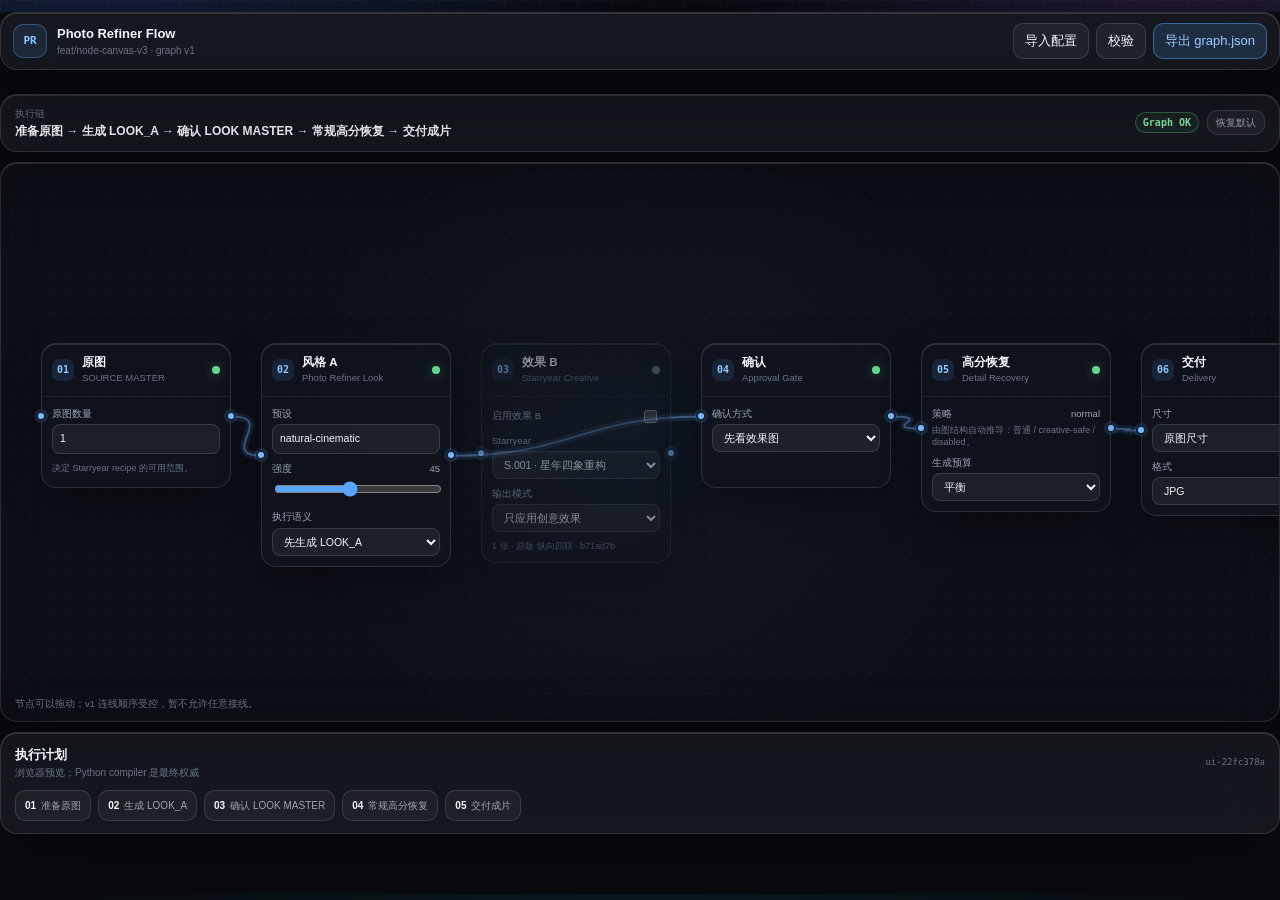
<file: node-canvas/index.html>
<!doctype html>
<html lang="zh-CN">
<head>
  <meta charset="utf-8">
  <meta name="viewport" content="width=device-width,initial-scale=1">
  <meta name="color-scheme" content="dark">
  <title>Photo Refiner Flow</title>
  <link rel="stylesheet" href="styles.css">
</head>
<body>
  <div class="aurora"></div>
  <header class="topbar glass">
    <div class="brand">
      <span class="brand-mark">PR</span>
      <div><b>Photo Refiner Flow</b><small>feat/node-canvas-v3 · graph v1</small></div>
    </div>
    <div class="toolbar">
      <label class="file-btn">导入配置<input id="importConfig" type="file" accept="application/json,.json"></label>
      <button id="validateBtn">校验</button>
      <button id="exportBtn" class="primary">导出 graph.json</button>
    </div>
  </header>

  <main>
    <section class="summary glass">
      <div><span>执行链</span><strong id="planLine">—</strong></div>
      <div class="summary-actions"><span id="validationBadge" class="badge ok">Graph OK</span><button id="resetBtn" class="ghost">恢复默认</button></div>
    </section>

    <section id="canvas" class="canvas glass" aria-label="Node workflow canvas">
      <svg id="edges" class="edges" aria-hidden="true"></svg>
      <div id="nodes"></div>
      <div class="canvas-hint">节点可以拖动；v1 连线顺序受控，暂不允许任意接线。</div>
    </section>

    <section class="plan-panel glass">
      <div class="panel-head"><div><b>执行计划</b><small>浏览器预览；Python compiler 是最终权威</small></div><span id="planHash" class="mono">—</span></div>
      <ol id="planSteps"></ol>
    </section>
  </main>

  <template id="nodeTemplate">
    <article class="node glass-node">
      <header class="node-head"><span class="node-index"></span><div class="node-title"><b></b><small></small></div><span class="node-state"></span></header>
      <div class="node-body"></div>
    </article>
  </template>

  <script src="app.js"></script>
</body>
</html>
</file>
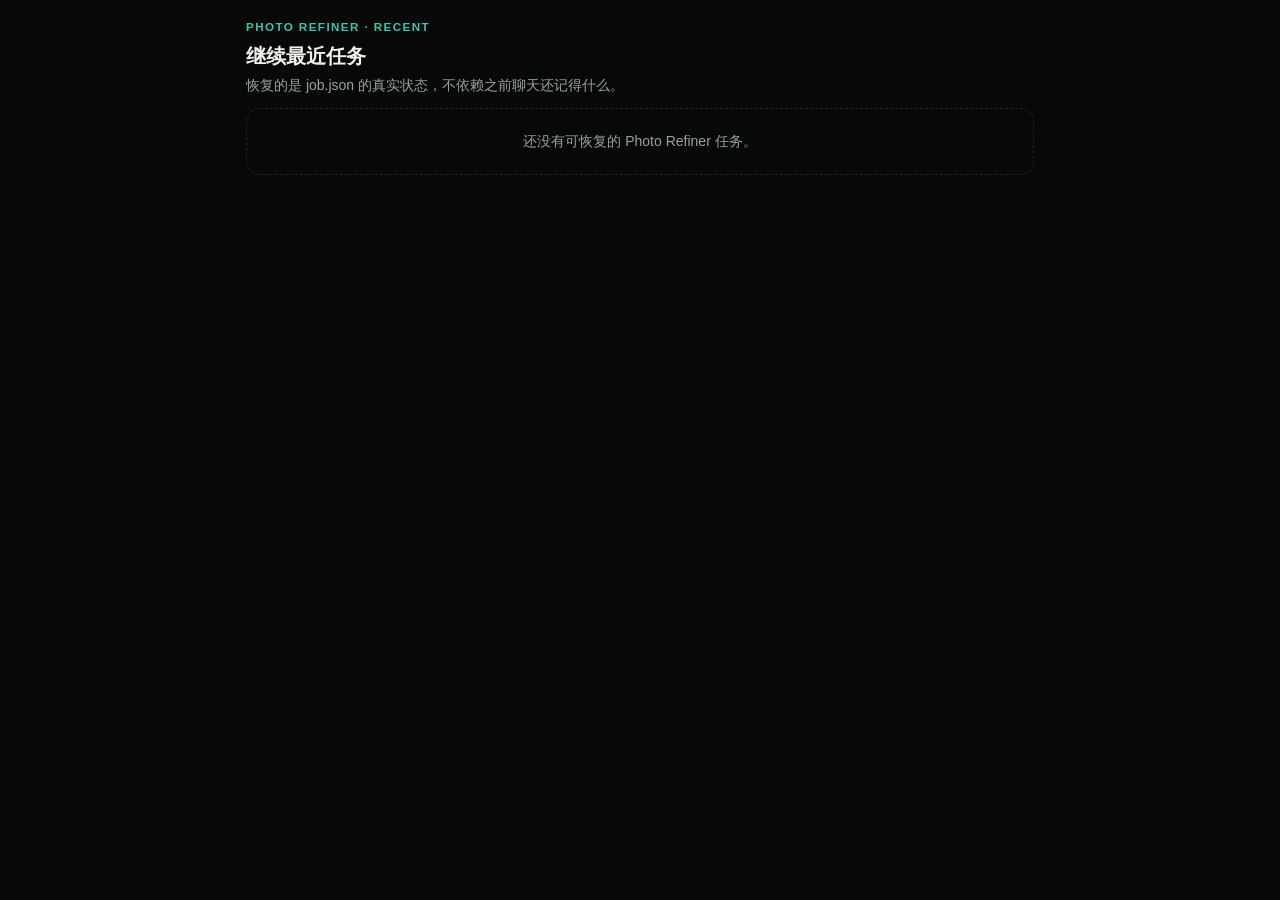
<file: assets/recent-jobs.html>
<!doctype html>
<html lang="zh-CN"><head><meta charset="utf-8"/><meta name="viewport" content="width=device-width,initial-scale=1"/><meta name="color-scheme" content="dark"/><title>Photo Refiner 最近任务</title><style>
:root{color-scheme:dark;--bg:#070908;--panel:#0d1110;--ink:#eef0ea;--muted:#98a19a;--line:rgba(255,255,255,.11);--teal:#3fc3ac;--teal-bg:rgba(28,136,120,.16)}*{box-sizing:border-box}body{margin:0;background:var(--bg);color:var(--ink);font:14px/1.5 -apple-system,BlinkMacSystemFont,'PingFang SC','Segoe UI',sans-serif}.wrap{max-width:820px;margin:auto;padding:16px}.head{margin-bottom:12px}.head small{color:var(--teal);font-weight:750;letter-spacing:.12em}.head h1{font-size:20px;margin:4px 0}.head p{color:var(--muted);margin:0}.list{display:grid;gap:8px}.job{display:grid;grid-template-columns:1fr auto;gap:12px;align-items:center;border:1px solid var(--line);border-radius:14px;background:var(--panel);padding:13px}.job.active{background:linear-gradient(90deg,var(--teal-bg),transparent 45%),var(--panel)}.title{font-weight:760}.meta{color:var(--muted);font-size:12px;margin-top:3px}.badge{display:inline-block;border:1px solid var(--line);border-radius:999px;padding:2px 8px;margin-right:5px;color:var(--muted)}button{border:1px solid rgba(63,195,172,.45);border-radius:999px;background:var(--teal-bg);color:var(--teal);padding:9px 15px;min-height:40px;font:inherit;font-weight:720;cursor:pointer}button:disabled{opacity:.45;cursor:wait}.empty{border:1px dashed var(--line);border-radius:14px;padding:22px;color:var(--muted);text-align:center}.status{color:var(--muted);font-size:12px;margin-top:10px}@media(max-width:600px){.job{grid-template-columns:1fr}.job button{width:100%}}</style></head><body><div class="wrap"><div class="head"><small>PHOTO REFINER · RECENT</small><h1>继续最近任务</h1><p>恢复的是 job.json 的真实状态，不依赖之前聊天还记得什么。</p></div><div class="list" id="list"></div><div class="status" id="status" role="status"></div></div>
<script id="initial" type="application/json">__PHOTO_REFINER_JOBS_PAYLOAD__</script><script>
const payload=(()=>{try{return JSON.parse(document.getElementById('initial').textContent)}catch{return{jobs:[]}}})();const state={id:0,pending:new Map()};const list=document.getElementById('list');const status=document.getElementById('status');const esc=v=>String(v??'').replace(/[&<>"']/g,c=>({'&':'&amp;','<':'&lt;','>':'&gt;','"':'&quot;',"'":'&#39;'}[c]));
function bridgeRequest(method,params){const id=++state.id;window.parent.postMessage({jsonrpc:'2.0',id,method,params},'*');return new Promise((resolve,reject)=>{const timer=setTimeout(()=>{state.pending.delete(id);reject(new Error('宿主未响应'))},20000);state.pending.set(id,{resolve,reject,timer})})}window.addEventListener('message',e=>{if(e.source!==window.parent)return;const m=e.data;if(!m||m.jsonrpc!=='2.0'||!state.pending.has(m.id))return;const p=state.pending.get(m.id);state.pending.delete(m.id);clearTimeout(p.timer);m.error?p.reject(new Error(m.error.message)):p.resolve(m.result)});function request(name,args){if(window.openai?.callTool)return window.openai.callTool({name,arguments:args}).then(v=>v||bridgeRequest('tools/call',{name,arguments:args}),()=>bridgeRequest('tools/call',{name,arguments:args}));return bridgeRequest('tools/call',{name,arguments:args})}
const labels={initialized:'刚建立',prepared:'准备完成',base_generated:'等待/处理主图',details_processed:'细节已完成',creative_generated:'等待/处理创意',completed:'已完成',failed:'失败'};function render(){const jobs=payload.jobs||[];if(!jobs.length){list.innerHTML='<div class="empty">还没有可恢复的 Photo Refiner 任务。</div>';return}list.innerHTML='';for(const job of jobs){const card=document.createElement('div');card.className='job '+(job.active?'active':'');card.innerHTML=`<div><div class="title">${esc(job.title)}</div><div class="meta"><span class="badge">${esc(labels[job.status]||job.status)}</span>${job.workflow==='batch'?`<span class="badge">${esc(job.frameCount||0)} 张</span>`:''}${esc(job.updatedAt||'')}</div></div>`;const b=document.createElement('button');b.type='button';b.textContent=job.active?'继续':'查看';b.addEventListener('click',()=>resume(job,b));card.appendChild(b);list.appendChild(card)}}async function resume(job,button){button.disabled=true;status.textContent='正在恢复任务状态…';try{const result=await request('resume_photo_refiner_job',{jobPath:job.jobPath});const out=result?.structuredContent||JSON.parse(result?.content?.[0]?.text||'{}');if(!out.ok)throw new Error(out.error||'恢复失败');status.textContent=`已恢复：${out.decision?.visible_status||''}`;const message=`PHOTO_REFINER_JOB_RESUMED\njobPath: ${out.jobPath}\nnextAction: ${out.decision?.next_action||''}\n\n请从这个 job.json 的真实状态继续，不要重新打开设置，也不要重新生成已经存在且有效的阶段。`;if(window.openai?.sendFollowUpMessage)await window.openai.sendFollowUpMessage({prompt:message});else await bridgeRequest('ui/message',{role:'user',content:[{type:'text',text:message}]})}catch(e){button.disabled=false;status.textContent=`恢复失败：${e.message}`}}render();
</script></body></html>
</file>
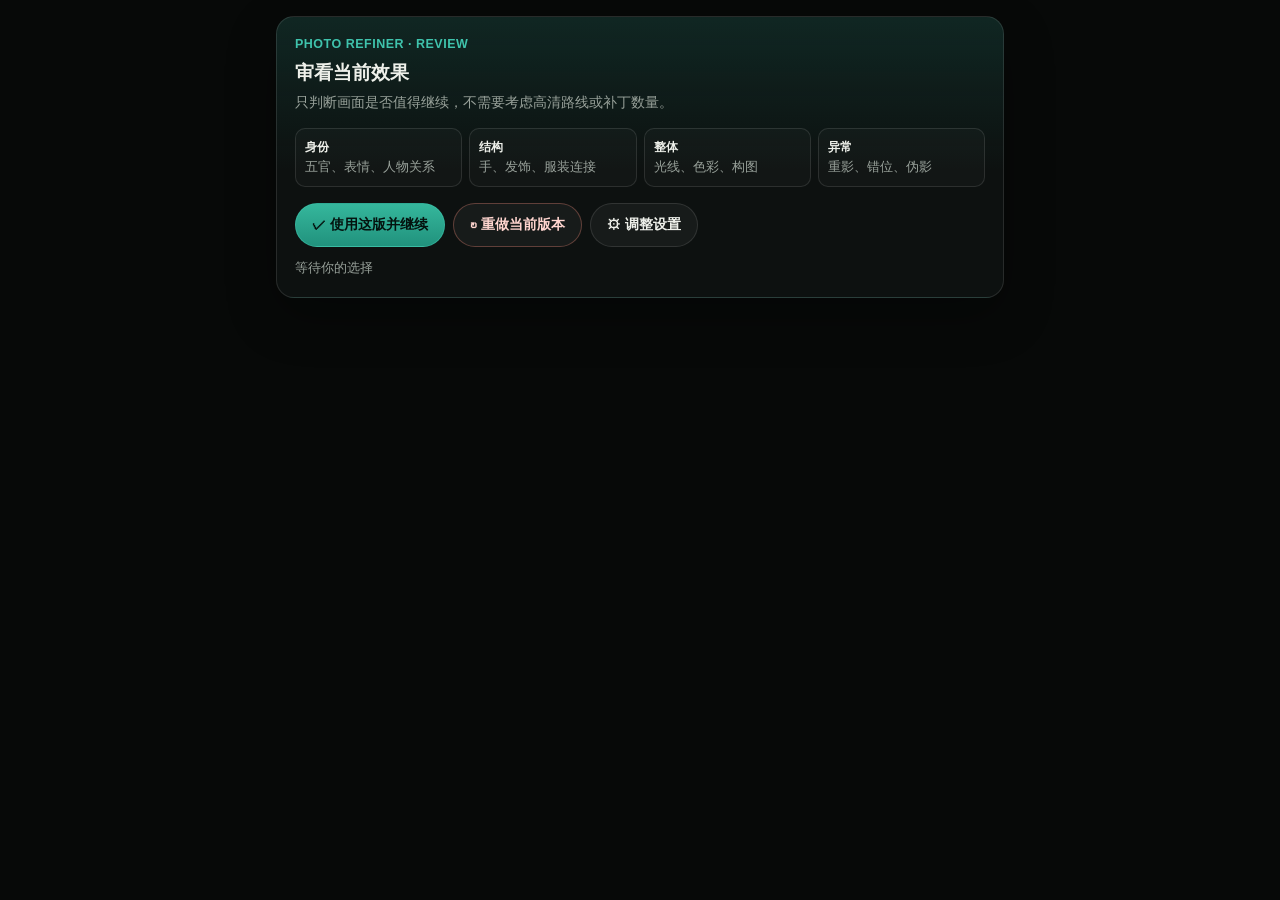
<file: assets/review.html>
<!doctype html>
<html lang="zh-CN">
<head>
<meta charset="utf-8" />
<meta name="viewport" content="width=device-width,initial-scale=1" />
<meta name="color-scheme" content="dark" />
<title>Photo Refiner Review</title>
<style>
:root{color-scheme:dark;--bg:#070908;--panel:#0d1110;--ink:#eef0ea;--muted:#98a19a;--line:rgba(255,255,255,.11);--teal:#3fc3ac;--teal-bg:rgba(28,136,120,.18);--danger:#e78373}
*{box-sizing:border-box}body{margin:0;background:var(--bg);color:var(--ink);font:14px/1.55 -apple-system,BlinkMacSystemFont,'PingFang SC','Segoe UI',sans-serif}.wrap{max-width:760px;margin:auto;padding:16px}.card{border:1px solid var(--line);border-radius:18px;background:linear-gradient(180deg,var(--teal-bg),transparent 55%),var(--panel);padding:18px;box-shadow:0 18px 50px rgba(0,0,0,.32)}.eyebrow{color:var(--teal);font-size:12.5px;font-weight:750;letter-spacing:.04em}.title{font-size:19px;font-weight:760;margin:4px 0}.desc{color:var(--muted);margin:0 0 14px}.checks{display:grid;grid-template-columns:repeat(4,1fr);gap:7px;margin:12px 0 16px}.check{border:1px solid var(--line);border-radius:10px;padding:9px;background:rgba(255,255,255,.025)}.check strong{display:block;font-size:12px}.check span{display:block;color:var(--muted);font-size:12.5px;margin-top:2px}.actions{display:flex;gap:8px;flex-wrap:wrap}button{border:1px solid var(--line);border-radius:999px;padding:10px 16px;min-height:42px;color:var(--ink);background:rgba(255,255,255,.045);font:inherit;font-weight:700;cursor:pointer}button.primary{background:linear-gradient(180deg,#35b79c,#21927d);color:#04120e;border-color:rgba(63,195,172,.5)}button.danger{color:#ffd5cf;border-color:rgba(231,131,115,.35)}button:disabled{opacity:.45;cursor:wait}.status{margin-top:12px;color:var(--muted);font-size:12.5px}.done{color:var(--teal)}@media(max-width:600px){.checks{grid-template-columns:1fr 1fr}.actions button{flex:1 1 100%}}
</style>
</head>
<body>
<div class="wrap"><section class="card">
<div class="eyebrow">PHOTO REFINER · REVIEW</div>
<h1 class="title" id="title">审看当前效果</h1>
<p class="desc" id="desc">只判断画面是否值得继续，不需要考虑高清路线或补丁数量。</p>
<div class="checks" role="list"><div class="check" role="listitem"><strong>身份</strong><span>五官、表情、人物关系</span></div><div class="check" role="listitem"><strong>结构</strong><span>手、发饰、服装连接</span></div><div class="check" role="listitem"><strong>整体</strong><span>光线、色彩、构图</span></div><div class="check" role="listitem"><strong>异常</strong><span>重影、错位、伪影</span></div></div>
<div class="actions"><button class="primary" id="approve">✓ 使用这版并继续</button><button class="danger" id="redo">↻ 重做当前版本</button><button id="adjust">⚙ 调整设置</button></div>
<div class="status" id="status" role="status" aria-live="polite">等待你的选择</div>
</section></div>
<script id="initial" type="application/json">__PHOTO_REFINER_REVIEW_PAYLOAD__</script>
<script>
function normalize(value){let next=value;if(typeof next==='string'){try{next=JSON.parse(next)}catch{return null}}if(!next||typeof next!=='object')return null;if(next.structuredContent)return normalize(next.structuredContent);if(next.result?.structuredContent)return normalize(next.result.structuredContent);if(next.toolResult?.structuredContent)return normalize(next.toolResult.structuredContent);return next}
let payload=normalize(document.getElementById('initial').textContent)||{};
const state={requestId:0,pending:new Map(),busy:false,ready:false,watch:false};
let checkpoint='base';
const labels={base:['确认主效果','整体风格通过后，系统会自动完成原图尺寸恢复和必要的局部修复。','✓ 继续高清'],creative:['确认创意定稿','确认创意方向后，系统会继续完成交付分辨率重绘与质量检查。','✓ 使用这版'], 'batch-master':['确认整组风格','这张图只作为整组的色彩、光线和质感参考；其他照片仍保留各自人物、姿态与真实细节。','✓ 作为整组风格']};
function setButtons(enabled){document.querySelectorAll('button').forEach(button=>{button.disabled=!enabled||state.busy})}
function render(next){const value=normalize(next);if(!value||typeof value.jobPath!=='string'||!value.jobPath.trim()||typeof value.artifactPath!=='string'||!value.artifactPath.trim())return false;payload=value;checkpoint=payload.checkpoint||'base';const copy=labels[checkpoint]||labels.base;document.getElementById('title').textContent=copy[0];document.getElementById('desc').textContent=copy[1];document.getElementById('approve').textContent=copy[2];state.ready=true;setButtons(true);document.getElementById('status').textContent='等待你的选择';return true}
function setBusy(v,msg){state.busy=v;setButtons(!v);document.getElementById('status').textContent=msg}
function bridgeRequest(method,params){const id=++state.requestId;window.parent.postMessage({jsonrpc:'2.0',id,method,params},'*');return new Promise((resolve,reject)=>{const timer=setTimeout(()=>{state.pending.delete(id);reject(new Error('宿主未响应'))},20000);state.pending.set(id,{resolve,reject,timer})})}
window.addEventListener('message',event=>{if(event.source!==window.parent)return;const m=event.data;if(!m||m.jsonrpc!=='2.0'||!state.pending.has(m.id))return;const p=state.pending.get(m.id);state.pending.delete(m.id);clearTimeout(p.timer);m.error?p.reject(new Error(m.error.message)):p.resolve(m.result)});
function request(name,args){if(window.openai?.callTool)return window.openai.callTool({name,arguments:args}).then(v=>v||bridgeRequest('tools/call',{name,arguments:args}),()=>bridgeRequest('tools/call',{name,arguments:args}));return bridgeRequest('tools/call',{name,arguments:args})}
async function act(event){if(state.busy)return;if(!state.ready){document.getElementById('status').textContent='正在连接审看任务，请稍候或重新打开面板。';return}setBusy(true,'正在记录选择…');try{const result=await request('submit_photo_refiner_review',{jobPath:payload.jobPath,checkpoint,artifactPath:payload.artifactPath,event});const out=result?.structuredContent||JSON.parse(result?.content?.[0]?.text||'{}');if(!out.ok)throw new Error(out.error||'提交失败');document.getElementById('status').innerHTML='<span class="done">已记录，正在继续流程…</span>';setButtons(false);const message=`PHOTO_REFINER_REVIEW_SUBMITTED\njobPath: ${out.jobPath}\nevent: ${event}\nnextAction: ${out.decision?.next_action||''}\n\n这是审核按钮已经提交的结果。请直接按 decision 继续，不要再次询问用户同一审核问题。`;if(window.openai?.sendFollowUpMessage)await window.openai.sendFollowUpMessage({prompt:message});else await bridgeRequest('ui/message',{role:'user',content:[{type:'text',text:message}]})}catch(e){setBusy(false,`提交失败：${e.message}`)}}
document.getElementById('approve').addEventListener('click',()=>act('approve'));document.getElementById('redo').addEventListener('click',()=>act('redo'));document.getElementById('adjust').addEventListener('click',()=>act('adjust'));
function loadRealPayload(){return render(window.openai?.toolOutput)||render(window.openai?.toolResult)||render(window.openai?.initialToolOutput)}
function bootstrap(){if(!state.ready)render(payload);if(!state.ready)loadRealPayload();return state.ready}
function watchRealPayload(){if(state.watch)return;state.watch=true;const started=Date.now();const timer=setInterval(()=>{if(state.ready||Date.now()-started>12000){clearInterval(timer);state.watch=false;if(!state.ready)document.getElementById('status').textContent='未收到审看任务，请重新打开审看面板。';return}bootstrap()},400)}
window.addEventListener('message',event=>{if(event.source!==window.parent)return;const message=event.data;if(!message||message.jsonrpc!=='2.0')return;if(message.id&&state.pending.has(message.id)){const entry=state.pending.get(message.id);state.pending.delete(message.id);clearTimeout(entry.timer);message.error?entry.reject(new Error(message.error.message)):entry.resolve(message.result);return}if(message.method==='ui/notifications/tool-result'){const result=message.params?.structuredContent||message.params?.result?.structuredContent||message.params?.toolResult;render(result)}});
bootstrap();watchRealPayload();
</script>
</body></html>
</file>
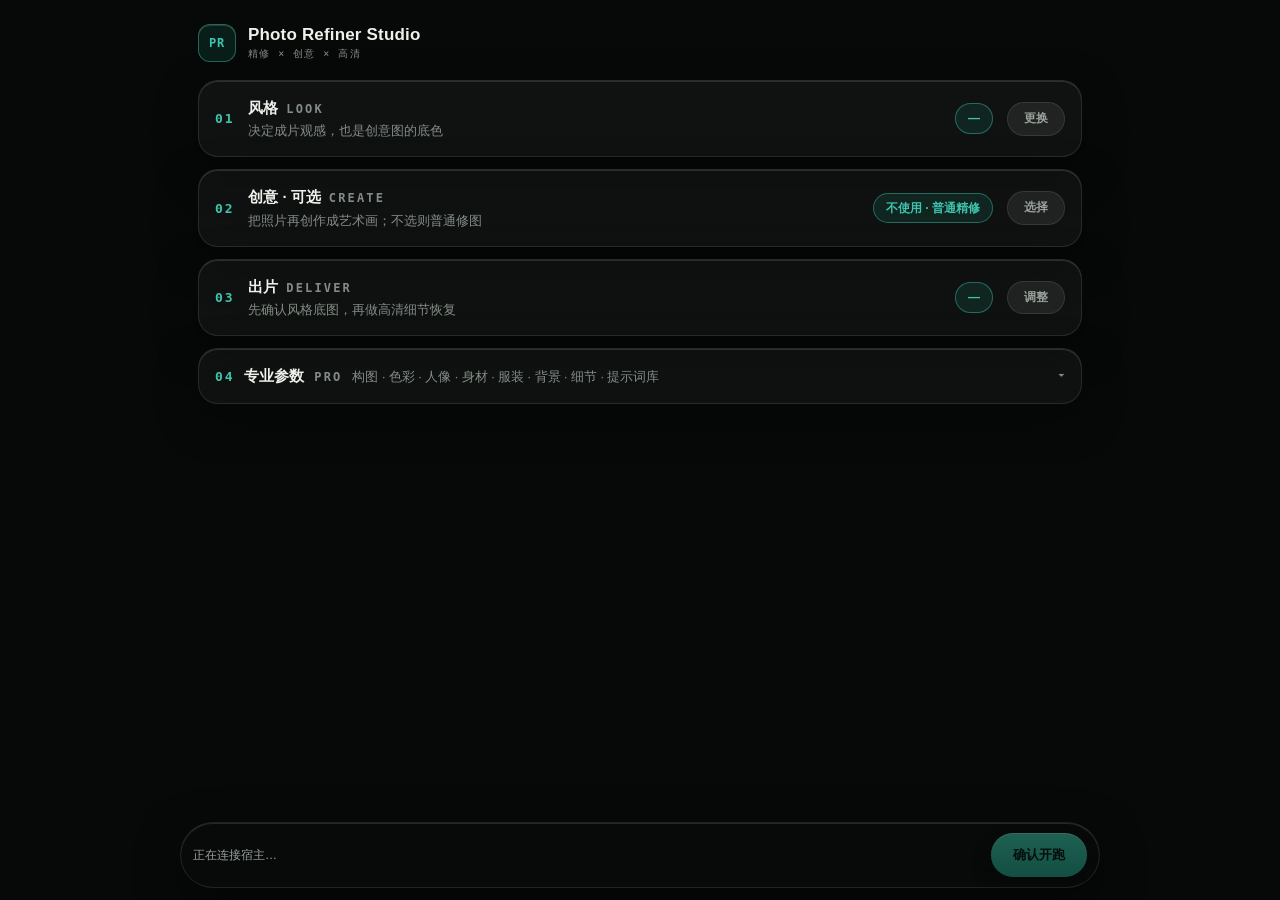
<file: assets/settings.html>
<!doctype html>
<html lang="zh-CN">
<head>
  <meta charset="utf-8" />
  <meta name="viewport" content="width=device-width,initial-scale=1,viewport-fit=cover" />
  <meta name="color-scheme" content="dark" />
  <meta name="theme-color" content="#070908" />
  <title>Photo Refiner Studio · 出片设置确认</title>
  <link rel="icon" href="data:image/svg+xml,%3Csvg xmlns='http://www.w3.org/2000/svg' viewBox='0 0 32 32'%3E%3Crect x='3' y='3' width='26' height='26' rx='9' fill='%23070908'/%3E%3Crect x='6' y='6' width='20' height='20' rx='7' fill='rgba(255,255,255,.08)'/%3E%3Ccircle cx='16' cy='16' r='4.5' fill='%231C8878'/%3E%3C/svg%3E" />
  <style>
    :root{
      color-scheme:dark;
      --bg:#070908;
      --ink:#EEF0EA;
      --muted:#9AA29B;
      /* --faint carries decision copy (row notes, field notes, summaries), so it
         clears AA at 5.8:1; the previous #6B736C sat at 4.08:1. */
      --faint:#848C85;
      --line:rgba(255,255,255,.10);
      --line-soft:rgba(255,255,255,.06);
      --hairline:rgba(255,255,255,.12);
      --glass:rgba(255,255,255,.04);
      --glass-2:rgba(255,255,255,.07);
      --pick:rgba(6,10,8,.55);
      --surface:rgba(0,0,0,.25);
      --surface-2:rgba(0,0,0,.28);
      --field:rgba(0,0,0,.30);
      --thumb-empty:#0A0C0B;
      --preview-empty:#0A0C10;
      --pill-bg:#0E1512;
      --scrim:rgba(5,7,11,.62);
      --bar-bg:rgba(8,11,10,.75);
      --teal-rgb:28,136,120;
      --teal-strong:#3FC3AC;
      --teal-dim:rgba(var(--teal-rgb),.16);
      --teal-line:rgba(63,195,172,.45);
      --cta-top:#35B79C;
      --cta-bottom:#21927D;
      --cta-ink:#04120E;
      --amber:rgba(214,138,74,.05);
      --danger:#E5705F;
      --eave:0 14px 44px rgba(0,0,0,.40);
      --tap:44px;
      --tap-dense:32px;
      --sans:-apple-system,'PingFang SC','Hiragino Sans GB','Segoe UI','Microsoft YaHei',sans-serif;
      --mono:ui-monospace,'SF Mono',Menlo,Consolas,monospace;
      --spring:cubic-bezier(.34,1.4,.64,1);
    }
    *{box-sizing:border-box;-webkit-tap-highlight-color:transparent}
    html{background:var(--bg)}
    body{margin:0;min-height:100vh;color:var(--ink);background:var(--bg);font:13.5px/1.55 var(--sans)}
    .sr-only{position:absolute;width:1px;height:1px;margin:-1px;padding:0;overflow:hidden;clip-path:inset(50%);white-space:nowrap;border:0}
    .darkroom{position:fixed;inset:0;z-index:-1;background:
      radial-gradient(720px 420px at 15% -8%,rgba(var(--teal-rgb),.13),transparent 62%),
      radial-gradient(680px 420px at 85% 110%,var(--amber),transparent 60%),
      var(--bg)}
    .darkroom::before{content:'';position:absolute;inset:0;pointer-events:none;opacity:.035;
      background-image:url("data:image/svg+xml,%3Csvg xmlns='http://www.w3.org/2000/svg' width='160' height='160'%3E%3Cfilter id='n'%3E%3CfeTurbulence type='fractalNoise' baseFrequency='0.9' numOctaves='2' stitchTiles='stitch'/%3E%3C/filter%3E%3Crect width='160' height='160' filter='url(%23n)'/%3E%3C/svg%3E")}
    .darkroom::after{content:'';position:absolute;inset:0;pointer-events:none;
      background:radial-gradient(120% 90% at 50% 40%,transparent 55%,rgba(0,0,0,.38))}
    button,select,input,textarea{font:inherit;color:inherit;touch-action:manipulation}
    button{cursor:pointer;background:none;border:0}
    button:active{transform:scale(.985)}
    :focus-visible{outline:2px solid var(--teal-strong);outline-offset:2px;border-radius:6px}
    @media(prefers-reduced-motion:reduce){*,*::before,*::after{transition:none!important;animation:none!important}}
    @media(prefers-reduced-transparency:reduce){.glass,.actions,.lightbox-backdrop{backdrop-filter:none;-webkit-backdrop-filter:none}}
    .glass{background:var(--glass);backdrop-filter:blur(12px) saturate(145%);-webkit-backdrop-filter:blur(12px) saturate(145%);border:1px solid var(--line);box-shadow:inset 0 1px 0 var(--hairline),var(--eave);border-radius:20px}
    .sheet{max-width:920px;margin:0 auto;padding:24px 18px calc(126px + env(safe-area-inset-bottom))}

    /* ── 品牌行 ── */
    .brand-row{display:flex;align-items:center;gap:12px;margin-bottom:18px}
    .brand-mark{width:38px;height:38px;border-radius:12px;display:grid;place-items:center;font:800 12px var(--mono);letter-spacing:.06em;color:var(--teal-strong);background:var(--teal-dim);border:1px solid var(--teal-line);box-shadow:inset 0 1px 0 rgba(255,255,255,.14)}
    .brand-name{display:block;margin:0;font:700 17px/1.2 var(--sans);letter-spacing:.01em}
    .brand-row small{display:block;color:var(--faint);font:500 10px var(--mono);letter-spacing:.14em;margin-top:2px}

    /* ── 推荐区 ── */
    .recommendation{border:1px solid var(--teal-line);border-radius:16px;background:linear-gradient(180deg,var(--teal-dim),transparent),var(--glass);padding:14px 15px;margin-bottom:12px}
    .recommendation h2{display:block;margin:0 0 2px;font-size:12.5px;font-weight:700;letter-spacing:0}
    .recommendation span{color:var(--muted);font-size:13px}
    .direction-list{display:grid;grid-template-columns:repeat(3,1fr);gap:6px;margin-top:10px}
    .direction-card{border:1px solid var(--line);border-radius:12px;padding:10px;background:var(--glass-2);text-align:left;position:relative;min-height:var(--tap);transition:border-color .15s var(--spring),background-color .15s ease}
    .direction-card.selected{border-color:var(--teal-line);background:var(--teal-dim)}
    .direction-card strong{display:block;font-size:12.5px;margin-bottom:2px}
    .direction-card small{color:var(--muted);font-size:12.5px;line-height:1.45;display:block}
    .direction-card .applied{display:block;color:var(--teal-strong);font-size:12px;font-weight:650;margin-top:5px}

    /* ── 站位卡片(三站 + 专业抽屉)── */
    .proposal{display:flex;flex-direction:column;gap:12px}
    .row{border-radius:20px}
    .row-main{display:flex;align-items:center;gap:14px;padding:15px 16px}
    .row-no{flex:0 0 auto;font:700 13px var(--mono);font-variant-numeric:tabular-nums;letter-spacing:.14em;color:var(--teal-strong)}
    .row-text{flex:1;min-width:0}
    .row-text h2{display:flex;align-items:baseline;gap:8px;margin:0;font-size:15px;font-weight:680}
    .row-en{font:600 12px var(--mono);letter-spacing:.18em;color:var(--faint)}
    .row-note{display:-webkit-box;-webkit-line-clamp:2;-webkit-box-orient:vertical;overflow:hidden;color:var(--faint);font-size:13px;margin-top:2px}
    .row-sum{flex:0 1 auto;min-width:0;max-width:38%;padding:5px 12px;border-radius:999px;border:1px solid var(--teal-line);background:var(--teal-dim);color:var(--teal-strong);font-size:12px;font-weight:600;white-space:nowrap;overflow:hidden;text-overflow:ellipsis}
    .row-btn{flex:0 0 auto;min-height:var(--tap-dense);padding:7px 16px;border-radius:999px;border:1px solid var(--line);background:var(--glass-2);color:var(--muted);font-size:11.5px;font-weight:650;transition:border-color .15s ease,background-color .15s ease,color .15s ease}
    .row-btn:hover{border-color:var(--faint);color:var(--ink)}
    .row-btn.on{border-color:var(--teal-line);background:var(--teal-dim);color:var(--teal-strong)}
    .row-pick{margin:0 14px 14px;padding:14px;border-radius:14px;background:var(--pick);border:1px solid var(--line-soft)}
    .row-pick[hidden]{display:none}
    .pick-title{font:600 12px var(--mono);letter-spacing:.04em;color:var(--teal-strong);opacity:.85;margin:0 0 10px}
    .group-label{display:block;font-weight:650;font-size:12px;margin-bottom:6px}

    /* ── 通用控件 ── */
    .card{border:1px solid var(--line-soft);border-radius:12px;background:var(--glass-2);padding:12px;margin-bottom:10px}
    .hint{font-size:13.5px;line-height:1.5;color:var(--muted);margin-top:5px}
    label{display:flex;align-items:center;justify-content:space-between;gap:8px;font-weight:650;font-size:12px;margin-bottom:6px}
    .field-note{font-size:12.5px;color:var(--faint);font-weight:500}
    select,input[type=text],input[type=number],textarea{width:100%;background:var(--field);border:1px solid var(--line);border-radius:8px;color:var(--ink);padding:8px 10px;min-height:var(--tap-dense);outline:none;font-size:13.5px}
    select:focus,input:focus,textarea:focus{border-color:var(--teal-line)}
    textarea{min-height:74px;resize:vertical}
    ::placeholder{color:var(--faint)}
    .badge{display:inline-flex;align-items:center;gap:4px;padding:3px 8px;border-radius:999px;background:var(--surface);border:1px solid var(--line);font-size:12px;color:var(--muted)}
    .badge.accent{background:var(--teal-dim);color:var(--teal-strong);border-color:var(--teal-line)}

    /* ── 站 01 LOOK ── */
    .mode-grid{display:grid;grid-template-columns:repeat(3,1fr);gap:6px}
    .mode-card{border:1px solid var(--line);border-radius:12px;padding:12px;background:var(--surface);text-align:left;min-height:var(--tap);transition:border-color .15s var(--spring),background-color .15s ease,box-shadow .15s ease}
    .mode-card:hover{border-color:var(--faint)}
    .mode-card.selected{border-color:var(--teal-line);background:var(--teal-dim);box-shadow:inset 0 0 0 1px var(--teal-line)}
    .mode-card strong{display:block;font-size:12.5px;margin-bottom:3px}
    .mode-card small{color:var(--muted);font-size:12.5px;line-height:1.45;display:block}
    .preset-list{display:grid;grid-template-columns:1fr 1fr;gap:5px;margin-top:8px}
    .preset-row{border:1px solid var(--line-soft);border-radius:10px;padding:9px 11px;background:var(--surface);text-align:left;min-width:0;min-height:var(--tap);transition:border-color .15s ease,background-color .15s ease}
    .preset-row:hover{border-color:var(--faint)}
    .preset-row.selected{border-color:var(--teal-line);background:var(--teal-dim)}
    .preset-row strong{display:block;font-size:12px;font-weight:650;white-space:nowrap;overflow:hidden;text-overflow:ellipsis}
    .preset-row small{display:block;color:var(--muted);font-size:12px;margin-top:2px;overflow:hidden;display:-webkit-box;-webkit-line-clamp:2;-webkit-box-orient:vertical}
    .strength{display:grid;grid-template-columns:1fr auto;gap:12px;align-items:center;margin-top:12px;padding:12px;border:1px solid var(--line-soft);border-radius:12px;background:var(--surface)}
    input[type=range]{width:100%;accent-color:var(--teal-strong);height:var(--tap-dense)}
    .strength-pill{font:700 14px var(--mono);font-variant-numeric:tabular-nums;color:var(--teal-strong);background:var(--pill-bg);padding:5px 12px;border-radius:999px;border:1px solid var(--teal-line);white-space:nowrap}
    .chip-row{display:flex;flex-wrap:wrap;gap:6px;margin:6px 0 10px}
    .chip{min-height:var(--tap-dense);padding:5px 11px;border-radius:999px;border:1px solid var(--line);background:var(--surface);color:var(--muted);font-size:12px;transition:border-color .15s var(--spring),color .15s ease,background-color .15s ease}
    .chip:hover{border-color:var(--faint);color:var(--ink)}
    .chip.on{background:var(--teal-dim);border-color:var(--teal-line);color:var(--teal-strong)}
    .chip-group-label{font:600 12px var(--mono);letter-spacing:.04em;color:var(--faint);margin:10px 0 2px}
    .prompt-detail{border:1px solid var(--line-soft);border-radius:12px;padding:12px;background:linear-gradient(180deg,rgba(var(--teal-rgb),.08),transparent),var(--surface);margin-top:12px}
    .prompt-detail[hidden]{display:none}
    .prompt-detail-head{display:flex;align-items:center;gap:8px;flex-wrap:wrap}
    .prompt-detail-title{font-size:13px;font-weight:700}
    .prompt-detail-summary{color:var(--muted);font-size:12.5px;line-height:1.45;margin:4px 0 8px}
    .prompt-risk{font-size:11px;padding:3px 8px;border-radius:999px;border:1px solid var(--line);color:var(--muted);background:var(--surface)}
    .prompt-risk.high{color:#F0B47C;border-color:rgba(214,138,74,.45);background:rgba(214,138,74,.10)}
    .prompt-detail details{border-top:1px solid var(--line-soft);padding-top:7px}
    .prompt-detail details summary{cursor:pointer;color:var(--teal-strong);font-size:12px;font-weight:650;list-style:none}
    .prompt-detail details summary::after{content:'＋';float:right;color:var(--faint)}
    .prompt-detail details[open] summary::after{content:'−'}
    .prompt-detail-copy{margin-top:7px;color:var(--muted);font-size:12.5px;line-height:1.55;white-space:pre-wrap}
    .prompt-controls{margin-top:10px}
    .prompt-controls-head{display:flex;justify-content:space-between;align-items:flex-start;gap:12px}
    .text-btn{flex:0 0 auto;color:var(--teal-strong);font-size:11.5px;font-weight:650;padding:4px 0;min-height:var(--tap-dense)}
    .text-btn:hover{text-decoration:underline;text-underline-offset:3px}
    .prompt-custom{border-top:1px solid var(--line-soft);margin-top:8px;padding-top:8px}
    .prompt-custom[hidden]{display:none}
    .custom-badge{display:inline-flex;color:var(--teal-strong);font-size:11px;font-weight:700;margin-bottom:7px}
    .modifier-empty{color:var(--faint);font-size:12px;margin-top:8px}

    /* ── 站 02 CREATE:缩略图主导 ── */
    .recipe-grid{display:grid;grid-template-columns:repeat(auto-fill,minmax(168px,1fr));gap:10px}
    .recipe-card{position:relative;border:1px solid var(--line);border-radius:12px;overflow:hidden;background:var(--surface-2);text-align:left;padding:0;min-width:0;transition:border-color .15s var(--spring),box-shadow .15s ease}
    .recipe-card:hover{border-color:var(--faint)}
    .recipe-select{display:block;width:100%;min-height:100%;padding:0;border:0;border-radius:0;background:transparent;color:inherit;text-align:left;cursor:pointer}
    .recipe-select:focus-visible{position:relative;z-index:1;outline-offset:-3px;border-radius:11px}
    .recipe-select:disabled{opacity:.42;cursor:not-allowed}
    .recipe-card img{display:block;width:100%;height:120px;object-fit:cover;background:var(--thumb-empty)}
    .recipe-thumb-empty{display:grid;place-items:center;width:100%;height:120px;background:var(--thumb-empty);color:var(--faint);font-size:12px}
    .recipe-no{position:absolute;top:6px;left:6px;padding:2px 7px;border-radius:6px;background:rgba(0,0,0,.5);color:var(--ink);font:600 12px var(--mono);letter-spacing:.08em}
    .recipe-card-label{display:block;padding:7px 72px 9px 9px;min-width:0}
    .recipe-card-label strong{display:block;font-size:11.5px;white-space:nowrap;overflow:hidden;text-overflow:ellipsis}
    .recipe-card-label small{display:-webkit-box;font-size:12px;margin-top:1px;overflow:hidden;-webkit-line-clamp:2;-webkit-box-orient:vertical}
    .recipe-card.selected{border-color:var(--teal-line);box-shadow:inset 0 0 0 1px var(--teal-line),0 8px 24px rgba(0,0,0,.28)}
    .recipe-card.selected .recipe-card-label strong{color:var(--teal-strong)}
    .recipe-card[aria-disabled="true"]{border-style:dashed}
    .filters{display:flex;gap:6px;margin:0 0 10px;flex-wrap:wrap}

    /* ── 站 03 DELIVER ── */
    .opt-grid{display:grid;grid-template-columns:1fr 1fr;gap:6px}
    .opt-card{border:1px solid var(--line);border-radius:12px;padding:12px;background:var(--surface);text-align:left;min-height:var(--tap);transition:border-color .15s var(--spring),background-color .15s ease}
    .opt-card:hover{border-color:var(--faint)}
    .opt-card.selected{border-color:var(--teal-line);background:var(--teal-dim)}
    .opt-card strong{display:block;font-size:13px;margin-bottom:3px}
    .opt-card small{color:var(--muted);font-size:12.5px;line-height:1.5;display:block}
    .seg{display:flex;gap:6px;flex-wrap:wrap}
    .seg .chip{font-size:11.5px;padding:6px 12px}
    .res-custom{display:flex;gap:6px;align-items:center;margin-top:8px;flex-wrap:wrap}
    .res-custom input{width:88px;font-family:var(--mono);font-variant-numeric:tabular-nums;text-align:center}
    .res-custom .x{color:var(--faint)}
    .btn{min-height:var(--tap-dense);border:1px solid var(--teal-line);background:var(--teal-dim);color:var(--teal-strong);border-radius:8px;padding:6px 12px;font-weight:650;font-size:11.5px}
    #planStage{font:600 12px/1.7 var(--mono);font-variant-numeric:tabular-nums;color:var(--teal-strong)}
    .sum-line{font-size:12px;color:var(--faint);margin-top:4px;white-space:nowrap;overflow:hidden;text-overflow:ellipsis}

    /* ── 站 04 PRO 专业抽屉 ── */
    details.pro-drawer{border-radius:20px;margin-top:0}
    details.pro-drawer>summary{cursor:pointer;padding:15px 16px;list-style:none;display:flex;align-items:center;justify-content:space-between;gap:10px;min-height:var(--tap)}
    .pro-head{display:flex;align-items:baseline;gap:10px;min-width:0}
    .pro-head h2{margin:0;font-size:15px;font-weight:680}
    .pro-head .field-note{overflow:hidden;text-overflow:ellipsis;white-space:nowrap}
    details.pro-drawer>summary::after{content:'▾';color:var(--faint);transition:transform .2s var(--spring)}
    details.pro-drawer[open]>summary::after{content:'▴'}
    /* 收起后也要看得见“专业参数已改”，否则调完就失联 */
    details.pro-drawer[data-tuned="dirty"]>summary>.pro-head::after{content:attr(data-tuned-note);color:var(--teal-strong);font:650 12px var(--mono);white-space:nowrap}
    .pro-body{padding:0 14px 14px}
    .tabs{display:flex;gap:2px;flex-wrap:wrap;margin-bottom:14px;padding:4px;border-radius:999px;background:var(--field);border:1px solid var(--line-soft);width:fit-content;max-width:100%}
    .tabs button{min-height:var(--tap-dense);padding:6px 14px;border-radius:999px;border:0;color:var(--muted);font-size:11.5px;font-weight:650;background:transparent}
    .tabs button.selected{background:var(--teal-dim);color:var(--teal-strong);box-shadow:inset 0 0 0 1px var(--teal-line)}
    .tab-panel[hidden]{display:none}
    .grid{display:grid;grid-template-columns:1fr 1fr;gap:12px}
    .wide{grid-column:1/-1}
    .range{display:grid;grid-template-columns:1fr auto;align-items:center;gap:8px}
    .range output{font:600 12px var(--mono);font-variant-numeric:tabular-nums;color:var(--muted);min-width:34px;text-align:right}
    .check{justify-content:flex-start;gap:8px;min-height:var(--tap-dense)}
    .check input{width:18px;height:18px;accent-color:var(--teal-strong)}
    /* 未启用的分组只锁控件，标签保持可读，整块压暗会把“为什么不能动”一起抹掉 */
    .locked input[type=range]{opacity:.4;pointer-events:none}
    .locked .range output{opacity:.55}
    .danger-label{color:var(--danger)}
    .strategy{border-left:1px solid var(--teal-line);padding:8px 10px;font-size:13px;line-height:1.5;color:var(--muted);border-radius:0 8px 8px 0;background:var(--surface)}
    .library-list{display:grid;grid-template-columns:1fr;gap:5px;max-height:210px;overflow:auto;overscroll-behavior:contain;margin-top:8px}
    .library-list::-webkit-scrollbar{width:8px}
    .library-list::-webkit-scrollbar-thumb{background:var(--hairline);border-radius:4px}
    .library-list::-webkit-scrollbar-track{background:transparent}
    .library-item{border:1px solid var(--line-soft);border-radius:10px;padding:8px 10px;background:var(--surface);display:flex;justify-content:space-between;gap:8px;align-items:center}
    .library-main{cursor:pointer;min-width:0;min-height:var(--tap-dense)}
    .library-main strong{display:block;font-size:11.5px;white-space:nowrap;overflow:hidden;text-overflow:ellipsis}
    .library-main small{display:block;color:var(--muted);font-size:12px;overflow:hidden;display:-webkit-box;-webkit-line-clamp:2;-webkit-box-orient:vertical}
    .library-meta{display:flex;align-items:center;gap:8px;flex:0 0 auto}
    .library-kind{font-size:12px;color:var(--faint);white-space:nowrap}
    .library-kind.builtin{color:var(--teal-strong)}
    .library-item button{color:var(--danger);font-size:11.5px;white-space:nowrap;min-height:var(--tap);padding:5px 9px}
    .library-empty{border:1px dashed var(--line);border-radius:10px;padding:12px;color:var(--muted);font-size:12.5px;line-height:1.5;background:var(--surface)}
    details.fold{border-top:1px solid var(--line-soft);margin-top:12px;padding-top:10px}
    details.fold>summary{cursor:pointer;font-weight:650;font-size:12px;list-style:none;display:flex;justify-content:space-between;align-items:center;min-height:var(--tap-dense);color:var(--muted)}
    details.fold>summary::after{content:'＋';color:var(--faint)}
    details.fold[open]>summary::after{content:'−'}
    details.fold>div{padding-top:8px}

    /* ── 底部浮动操作条 ── */
    .actions{position:fixed;z-index:20;left:50%;bottom:max(12px,env(safe-area-inset-bottom));transform:translateX(-50%);width:min(920px,calc(100% - 20px));display:flex;align-items:center;gap:12px;padding:10px 12px;border:1px solid var(--line);border-radius:999px;background:var(--bar-bg);backdrop-filter:blur(12px) saturate(145%);-webkit-backdrop-filter:blur(12px) saturate(145%);box-shadow:inset 0 1px 0 rgba(255,255,255,.12),0 16px 44px rgba(0,0,0,.5)}
    #status{flex:0 1 30%;min-width:150px;max-width:34%;color:var(--muted);font-size:12px;line-height:1.35;white-space:normal;overflow:hidden;display:-webkit-box;-webkit-box-orient:vertical;-webkit-line-clamp:2}
    .plan-chip{flex:1;min-width:0;font:500 12px var(--mono);color:var(--muted);white-space:nowrap;overflow:hidden;text-overflow:ellipsis;border-left:1px solid var(--line);padding-left:12px}
    #submit{flex:0 0 auto;border:0;border-radius:999px;min-height:var(--tap);padding:11px 22px;background:linear-gradient(180deg,var(--cta-top),var(--cta-bottom));color:var(--cta-ink);font-weight:750;font-size:13px;box-shadow:inset 0 1px 0 rgba(255,255,255,.28),0 8px 22px rgba(0,0,0,.30);white-space:nowrap;transition:filter .15s ease,transform .15s var(--spring)}
    #submit:hover{filter:brightness(1.07)}
    #submit:disabled{opacity:.5;cursor:wait}
    .lightbox{position:fixed;inset:0;z-index:40}
    .lightbox[hidden]{display:none}
    .lightbox-backdrop{position:absolute;inset:0;background:var(--scrim);backdrop-filter:blur(4px);-webkit-backdrop-filter:blur(4px)}
    .lightbox-panel{position:absolute;left:50%;top:50%;transform:translate(-50%,-50%);width:min(880px,calc(100% - 24px));max-height:calc(100vh - 40px);overflow:auto;display:grid;grid-template-columns:minmax(0,1.25fr) minmax(240px,1fr);gap:14px;padding:14px;border-radius:16px}
    .lightbox-media img{display:block;width:100%;max-height:58vh;object-fit:contain;border-radius:10px;background:var(--preview-empty)}
    .lightbox-media .empty{display:grid;place-items:center;height:240px;color:var(--faint);font-size:12.5px;background:var(--preview-empty);border-radius:10px}
    .lightbox-close{position:absolute;top:10px;right:10px;width:var(--tap);height:var(--tap);border-radius:999px;border:1px solid var(--line);background:var(--surface);color:var(--muted);display:grid;place-items:center}
    .lightbox-title{font:650 16px var(--sans);margin:0 0 2px}
    /* 隐藏的文件输入仍可聚焦；脚本把焦点状态代理到可见 label，:has()
       只作为支持时的同步增强。 */
    .file-label.is-focused{outline:2px solid var(--teal-strong);outline-offset:2px}
    @supports selector(:has(*)){
      label.btn:has(+ .sr-only:focus-visible){outline:2px solid var(--teal-strong);outline-offset:2px}
    }
    .lightbox-sub{color:var(--faint);font-size:12px;margin-bottom:8px}
    .lightbox-badges{display:flex;gap:6px;flex-wrap:wrap;margin-bottom:8px}
    .lightbox-summary{color:var(--muted);font-size:13px;line-height:1.6;margin-bottom:10px}
    .lightbox-actions{display:flex;flex-wrap:wrap;gap:8px}
    .btn.ghost{background:transparent}
    /* 主操作沿用 CTA 实心态：暗底上描边胶囊和实心胶囊才是可用的层级差 */
    .btn.primary{background:linear-gradient(180deg,var(--cta-top),var(--cta-bottom));border-color:var(--teal-line);color:var(--cta-ink);font-weight:750}
    .recipe-detail{position:absolute;right:8px;bottom:7px;z-index:2;min-height:var(--tap);font-size:12px;color:var(--faint);border:1px solid var(--line);border-radius:999px;padding:5px 9px;white-space:nowrap;background:var(--surface)}
    .recipe-detail:hover{color:var(--teal-strong);border-color:var(--teal-line)}
    .recipe-thumb{display:block}
    .quality-card{margin-top:10px;margin-bottom:0;background:linear-gradient(180deg,rgba(var(--teal-rgb),.10),transparent),var(--surface-2)}
    .quality-head{display:flex;align-items:center;justify-content:space-between;gap:10px}
    .quality-head .group-label{margin-bottom:0}
    .quality-intro{color:var(--muted);font-size:12.5px;line-height:1.5;margin:5px 0 9px}
    .quality-grid{display:grid;grid-template-columns:repeat(4,1fr);gap:6px}
    .quality-check{border:1px solid var(--line-soft);border-radius:9px;padding:8px 9px;background:var(--surface);min-width:0}
    .quality-check strong{display:block;font-size:12px;color:var(--ink);margin-bottom:2px}
    .quality-check span{display:block;color:var(--faint);font-size:11.5px;line-height:1.35}
    .quality-recovery{border-top:1px solid var(--line-soft);margin-top:9px;padding-top:8px;color:var(--faint);font-size:12px;line-height:1.45}
    .submitted-state{padding:22px 20px;background:linear-gradient(180deg,rgba(var(--teal-rgb),.14),transparent),var(--glass)}
    .submitted-state[hidden]{display:none}
    .submitted-state h2{margin:0;font-size:18px;font-weight:700}
    .submitted-state p{margin:7px 0 14px;color:var(--muted);font-size:13.5px;line-height:1.6;max-width:68ch}
    .submitted-steps{display:grid;grid-template-columns:repeat(3,1fr);gap:8px}
    .submitted-step{border:1px solid var(--line-soft);border-radius:10px;padding:9px 10px;background:var(--surface)}
    .submitted-step strong{display:block;color:var(--teal-strong);font-size:12px;margin-bottom:2px}
    .submitted-step span{display:block;color:var(--faint);font-size:12px;line-height:1.4}
    body.submitted .proposal,body.submitted .pro-drawer{display:none}
    @media(max-width:720px){
      .sheet{padding:16px 12px calc(126px + env(safe-area-inset-bottom))}
      select,input[type=text],input[type=number],textarea{font-size:16px}
      .direction-list{grid-template-columns:1fr}
      .grid{grid-template-columns:1fr}
      .mode-grid{grid-template-columns:1fr}
      .opt-grid{grid-template-columns:1fr}
      .row-main{flex-wrap:wrap}
      .row-sum{max-width:100%;order:3}
      .row-btn{margin-left:auto}
      .quality-grid{grid-template-columns:1fr 1fr}
      .submitted-steps{grid-template-columns:1fr}
      .actions{border-radius:16px;align-items:flex-end}
      #status{min-width:0;max-width:42%;flex-basis:42%}
      .plan-chip{font-size:11px;line-height:1.35;white-space:normal;display:-webkit-box;-webkit-box-orient:vertical;-webkit-line-clamp:2}
    }
    @media(max-width:560px){
      .lightbox-panel{grid-template-columns:1fr;max-height:calc(100vh - 24px)}
      .lightbox-media img{max-height:42vh}
      .preset-list{grid-template-columns:1fr}
      .strength{grid-template-columns:1fr}
      .quality-grid{grid-template-columns:1fr}
      .actions{gap:8px;padding:9px}
      #status{max-width:39%;flex-basis:39%;font-size:11.5px}
      .plan-chip{display:none}
    }
    /* 触屏上没有 hover，命中区直接抬到 44 */
    @media(pointer:coarse){:root{--tap-dense:44px}}
  </style>
</head>
<body>
<div class="darkroom" aria-hidden="true"></div>
<main class="sheet">
  <header class="brand-row"><span class="brand-mark" aria-hidden="true">PR</span><div><h1 class="brand-name">Photo Refiner Studio</h1><small id="panelVersion">精修 × 创意 × 高清</small></div></header>

  <section class="submitted-state glass" id="submittedState" hidden tabindex="-1" aria-labelledby="submittedTitle" aria-live="polite">
    <h2 id="submittedTitle">设置已提交</h2>
    <p id="submittedMessage">Photo Refiner 正在接手本次任务。生成主图后会先停下来让你审看，通过后才继续高清细节恢复。</p>
    <div class="submitted-steps" role="list" aria-label="后续流程">
      <div class="submitted-step" role="listitem"><strong>01 · 生成</strong><span>按已冻结的设置生成主图</span></div>
      <div class="submitted-step" role="listitem"><strong>02 · 审看</strong><span>重点检查人脸、结构和补丁边缘</span></div>
      <div class="submitted-step" role="listitem"><strong>03 · 交付</strong><span>确认后再继续高清恢复与导出</span></div>
    </div>
  </section>

  <div class="recommendation" id="recommendation" hidden><h2>根据照片的建议</h2><span id="recommendationText"></span><div class="direction-list" id="directionList" role="group" aria-label="创作方向"></div></div>

  <div class="proposal">
    <section class="row glass" id="rowLook" aria-labelledby="rowLookTitle">
      <div class="row-main">
        <span class="row-no" aria-hidden="true">01</span>
        <div class="row-text"><h2 id="rowLookTitle">风格<span class="row-en">LOOK</span></h2><small class="row-note" title="决定成片观感，也是创意图的底色">决定成片观感，也是创意图的底色</small></div>
        <small class="row-sum" id="lookSummary">—</small>
        <button type="button" class="row-btn" id="lookToggle" data-pick="look" aria-expanded="false" aria-controls="lookPick">更换</button>
      </div>
      <div class="row-pick" id="lookPick" hidden role="group" aria-labelledby="lookPickTitle">
        <div class="pick-title" id="lookPickTitle">LOOK · 先选择风格和强度</div>
        <div class="mode-grid" id="modeCards" role="group" aria-label="修图模式">
          <button type="button" class="mode-card" data-mode="fidelity" aria-pressed="false"><strong>保真精修</strong><small>接近原片，只整理光影、肤质和清晰度。</small></button>
          <button type="button" class="mode-card" data-mode="cinematic" aria-pressed="false"><strong>电影成片</strong><small>建立明确的色彩、氛围和胶片质感。</small></button>
          <button type="button" class="mode-card" data-mode="reshape" aria-pressed="false"><strong>强风格重塑</strong><small>更大胆的光线与环境重塑，漂移风险更高。</small></button>
        </div>
        <select id="preset" data-path="preset" hidden></select>
        <div class="preset-list" id="presetList" role="group" aria-label="风格预设"></div>
        <div class="strength"><div><label for="strengthRange">风格强度 <span class="field-note" id="strengthNote">0–100 · 生成前映射为语义档位</span></label><div class="range"><input id="strengthRange" type="range" min="0" max="100" data-path="styleStrength" aria-describedby="strengthNote" /><output></output></div><div class="hint" id="styleStrengthHint"></div></div><output class="strength-pill" id="strengthPill" aria-hidden="true">—</output></div>
        <div class="prompt-detail" id="promptDetail" aria-live="polite"></div>
        <div class="card prompt-controls" id="promptControls">
          <div class="prompt-controls-head"><div><div class="chip-group-label">提示词调整</div><div class="hint">修饰词会叠加到当前预设，预设仍是主风格；不会把整段英文指令复制进编辑框。</div></div><button type="button" class="text-btn" id="resetPromptAdjustments">恢复预设默认</button></div>
          <div id="modifierGroups"></div>
          <div class="prompt-custom" id="customFields" hidden>
            <div class="custom-badge">自定义风格</div>
            <label for="customPrompt">风格方向</label><textarea id="customPrompt" data-path="customPrompt" placeholder="描述你想要的光线、色彩和质感，例如：安静的室内窗光，保留真实肤色。"></textarea>
            <label for="customAvoid">不希望出现</label><textarea id="customAvoid" data-path="customAvoid" placeholder="例如：塑料皮肤、改变五官、重影、文字和水印"></textarea>
          </div>
        </div>
      </div>
    </section>

    <section class="row glass" id="rowCreative" aria-labelledby="rowCreativeTitle">
      <div class="row-main">
        <span class="row-no" aria-hidden="true">02</span>
        <div class="row-text"><h2 id="rowCreativeTitle">创意 · 可选<span class="row-en">CREATE</span></h2><small class="row-note" title="把照片再创作成艺术画；不选则普通修图">把照片再创作成艺术画；不选则普通修图</small></div>
        <small class="row-sum" id="creativeSummary">不使用 · 普通精修</small>
        <button type="button" class="row-btn" id="creativeToggle" data-pick="creative" aria-expanded="false" aria-controls="creativePick">选择</button>
      </div>
      <div class="row-pick" id="creativePick" hidden role="group" aria-labelledby="creativePickTitle">
        <div class="pick-title" id="creativePickTitle">Starryear 二次创作（缩略图只帮助选型，不参与生成；来源 Starryear，仅限原作者许可范围内使用）</div>
        <div class="filters" id="recipeFilters" role="group" aria-label="配方筛选">
          <button type="button" class="chip on" data-filter="all" aria-pressed="true">全部</button>
          <button type="button" class="chip" data-filter="single" aria-pressed="false">单图配方</button>
          <button type="button" class="chip" data-filter="multi" aria-pressed="false">多图配方</button>
        </div>
        <div class="recipe-grid" id="recipeGrid" role="group" aria-label="创意配方"></div>
        <div id="creativeMeta" style="display:flex;gap:6px;flex-wrap:wrap;margin-top:10px"></div>
        <div id="creativeOutputWrap" hidden>
          <details class="fold">
            <summary>高级 · 输出方式</summary>
            <div>
              <label for="creativeAssemblyMode">最终输出</label>
              <select id="creativeAssemblyMode" data-path="creativeAssemblyMode"><option value="direct-effect">单张直接效果图（默认，不拼接）</option><option value="original-assembly">原版多联拼接（明确选择）</option></select>
              <div class="hint" id="creativeOutputHint"></div>
              <div class="hint">想先按预设出主图、确认后再创意？在对话里告诉 Codex「先出主图」即可，人物仍以原图为准。</div>
            </div>
          </details>
        </div>
        <div id="hdChainWrap" hidden style="margin-top:10px">
          <label class="check"><input type="checkbox" data-path="creativeHdChain" />高清创意链 · 先出高清主图，再分块重绘到原生分辨率</label>
          <div class="hint">流程：普通精修出高清主图（你确认）→ 高清细节恢复 → 创意定稿（你确认）→ 按客户端实测可用 Patch 尺寸自动分块重绘到交付分辨率。该模式必须使用「先看效果图」，适合需要大幅面高清晰度的创意输出。</div>
        </div>
        <div id="upscaleWrap" hidden style="margin-top:10px">
          <label class="check"><input type="checkbox" data-path="creativeUpscale" />自动高清底座优先使用 4X-UltraSharp（推荐 · 内置安装器）</label>
          <div class="hint">开启：目标落在模型原生 4×信息范围内时优先用 UltraSharp 建立高清工作画布；超过 4×仍自动转整图分块，不把额外插值算成高清。关闭：创意直出需要放大时直接走整图分块。引擎未装也自动走分块，不再用普通放大冒充高清。首次使用可运行 upscale_image.py --install-engine（无需 ComfyUI）。高清创意链的摄影主图使用公共高清路由，最终创意稿仍按分块重绘交付。</div>
        </div>
        <div class="hint" id="creativeWarning" role="status" style="margin-top:8px"></div>
      </div>
    </section>

    <section class="row glass" id="rowShip" aria-labelledby="rowShipTitle">
      <div class="row-main">
        <span class="row-no" aria-hidden="true">03</span>
        <div class="row-text"><h2 id="rowShipTitle">出片<span class="row-en">DELIVER</span></h2><small class="row-note" title="先确认风格底图，再做高清细节恢复">先确认风格底图，再做高清细节恢复</small></div>
        <small class="row-sum" id="shipSummary">—</small>
        <button type="button" class="row-btn" id="shipToggle" data-pick="ship" aria-expanded="false" aria-controls="shipPick">调整</button>
      </div>
      <div class="row-pick" id="shipPick" hidden role="group" aria-labelledby="shipPickTitle">
        <div class="pick-title" id="shipPickTitle">DELIVERY · 高清出图是灵魂：先定原生分辨率，放大只做如实标注</div>
        <div class="card">
          <span class="group-label" id="deliveryLabel">执行方式</span>
          <div class="opt-grid" role="group" aria-labelledby="deliveryLabel">
            <button type="button" class="opt-card" data-delivery="preview-first" aria-pressed="false"><strong>先看效果图（推荐）</strong><small>生成后停下等你确认风格底图，再继续高清细节恢复。</small></button>
            <button type="button" class="opt-card" data-delivery="one-click" aria-pressed="false"><strong>确认并开始 · 一次成片</strong><small>不暂停，直接走完整质量门链路到交付。</small></button>
          </div>
        </div>
        <div class="card">
          <span class="group-label" id="resLabel">输出分辨率 <span class="field-note">这是交付目标；实际生成尺寸由客户端返回值与 Pixel Budget / 分块重绘共同决定</span></span>
          <div class="seg" id="resSeg" role="group" aria-labelledby="resLabel">
            <button type="button" class="chip" data-res="source-width" aria-pressed="false">原图尺寸</button>
            <button type="button" class="chip" data-res="4k" aria-pressed="false">4K</button>
            <button type="button" class="chip" data-res="custom" aria-pressed="false">自定义宽高</button>
          </div>
          <div class="res-custom" id="resCustom" hidden>
            <label class="sr-only" for="resW">自定义宽度（像素）</label><input type="number" id="resW" min="320" max="8192" step="1" placeholder="宽…" /> <span class="x" aria-hidden="true">×</span> <label class="sr-only" for="resH">自定义高度（像素）</label><input type="number" id="resH" min="320" max="8192" step="1" placeholder="高…" />
            <button type="button" class="btn" id="resApply">应用</button>
          </div>
          <div class="hint">不会把低分辨率预览直接拉伸成“高清”。系统会记录客户端实际返回尺寸，并在需要时用高清恢复、可信超分或分块重绘满足交付目标。</div>
        </div>
        <div class="card" style="background:var(--surface-2)">
          <span class="group-label" id="planLabel">本次将执行 <span class="field-note">由当前设置实时推导</span></span>
          <div id="planStage" role="group" aria-labelledby="planLabel"></div>
          <div class="sum-line" id="summaryText">正在读取设置…</div>
        </div>
        <div class="card quality-card" id="qualityCard" aria-labelledby="qualityLabel">
          <div class="quality-head"><span class="group-label" id="qualityLabel">质量检查点</span><span class="badge accent" id="qualityModeBadge">先看效果图</span></div>
          <p class="quality-intro" id="qualityIntro">生成后会先停在效果图；确认前只检查这四件事，发现问题可以原地退回，不必在坏图上继续叠加细节。</p>
          <div class="quality-grid" role="list" aria-label="质量检查项目">
            <div class="quality-check" role="listitem"><strong>身份</strong><span>脸型、五官间距、视线与表情</span></div>
            <div class="quality-check" role="listitem"><strong>结构</strong><span>手指、下巴、发饰和服装连接</span></div>
            <div class="quality-check" role="listitem"><strong>补丁</strong><span>边缘无矩形框、重影或色温跳变</span></div>
            <div class="quality-check" role="listitem"><strong>整体</strong><span>光线、色彩和构图仍符合主图</span></div>
          </div>
          <div class="quality-recovery" id="qualityRecovery">发现问题时：回复「重做主图」或「重做脸部补丁」；系统会从最近一个干净的已通过版本重新开始。</div>
        </div>
      </div>
    </section>

    <details class="pro-drawer glass" id="proDrawer">
      <summary><span class="pro-head" data-tuned-note="· 已调整"><span class="row-no" aria-hidden="true">04</span><h2 id="proDrawerTitle">专业参数</h2><span class="row-en">PRO</span><span class="field-note" title="构图 · 色彩 · 人像 · 身材 · 服装 · 背景 · 细节 · 提示词库">构图 · 色彩 · 人像 · 身材 · 服装 · 背景 · 细节 · 提示词库</span></span></summary>
      <div class="pro-body">
        <div class="tabs" id="proTabs" role="tablist" aria-label="专业参数分组">
          <button type="button" role="tab" id="proTab-compose" class="selected" data-tab="compose" aria-selected="true" aria-controls="proPanel-compose" tabindex="0">构图</button>
          <button type="button" role="tab" id="proTab-color" data-tab="color" aria-selected="false" aria-controls="proPanel-color" tabindex="-1">色彩</button>
          <button type="button" role="tab" id="proTab-portrait" data-tab="portrait" aria-selected="false" aria-controls="proPanel-portrait" tabindex="-1">人像</button>
          <button type="button" role="tab" id="proTab-body" data-tab="body" aria-selected="false" aria-controls="proPanel-body" tabindex="-1">身材</button>
          <button type="button" role="tab" id="proTab-clothing" data-tab="clothing" aria-selected="false" aria-controls="proPanel-clothing" tabindex="-1">服装</button>
          <button type="button" role="tab" id="proTab-background" data-tab="background" aria-selected="false" aria-controls="proPanel-background" tabindex="-1">背景</button>
          <button type="button" role="tab" id="proTab-detail" data-tab="detail" aria-selected="false" aria-controls="proPanel-detail" tabindex="-1">细节</button>
          <button type="button" role="tab" id="proTab-library" data-tab="library" aria-selected="false" aria-controls="proPanel-library" tabindex="-1">提示词库</button>
        </div>
        <div class="tab-panel" id="proPanel-compose" role="tabpanel" aria-labelledby="proTab-compose" tabindex="0" data-tab="compose">
          <div class="grid">
            <div class="field"><label for="workflow">工作流</label><select id="workflow" data-path="workflow"><option value="auto">自动判断</option><option value="single">单张</option><option value="batch">批量同场景</option></select></div>
            <div class="field"><label for="aspectRatio">画幅</label><select id="aspectRatio" data-path="aspectRatio"><option>original</option><option>16:9</option><option>3:2</option><option>4:5</option><option>1:1</option><option>9:16</option></select><div class="hint">改画幅会自动要求选择裁切/扩图等方式，绝不拉伸。</div></div>
            <div class="field"><label for="framing">构图方式</label><select id="framing" data-path="framing"><option value="preserve">保持原构图</option><option value="crop">裁切</option><option value="outpaint">扩图</option><option value="contain">完整保留并留边</option></select></div>
            <div class="field"><label for="outputFormat">输出格式</label><select id="outputFormat" data-path="outputFormat"><option value="png">PNG</option><option value="jpg">高质量 JPG</option><option value="both">PNG + JPG</option></select></div>
            <div class="wide"><label class="check"><input type="checkbox" data-path="keepIntermediates" />保留中间文件</label></div>
          </div>
        </div>
        <div class="tab-panel" id="proPanel-color" role="tabpanel" aria-labelledby="proTab-color" tabindex="0" data-tab="color" hidden><div class="grid" id="globalControls"></div></div>
        <div class="tab-panel" id="proPanel-portrait" role="tabpanel" aria-labelledby="proTab-portrait" tabindex="0" data-tab="portrait" hidden>
          <div class="grid"><div class="wide"><label class="check"><input type="checkbox" data-path="portrait.enabled" />启用人像美颜</label><div class="hint">默认关闭；不会自动改变五官比例。</div></div><div id="portraitControls" class="wide grid"></div></div>
        </div>
        <div class="tab-panel" id="proPanel-body" role="tabpanel" aria-labelledby="proTab-body" tabindex="0" data-tab="body" hidden>
          <div class="grid"><div class="wide"><label class="check"><input type="checkbox" data-path="body.enabled" />启用身材塑形</label><div class="hint danger-label">几何调整会影响真实性，范围限制为 0–40；建议 5–15。</div></div><div id="bodyControls" class="wide grid"></div></div>
        </div>
        <div class="tab-panel" id="proPanel-clothing" role="tabpanel" aria-labelledby="proTab-clothing" tabindex="0" data-tab="clothing" hidden><div class="grid" id="clothingControls"></div></div>
        <div class="tab-panel" id="proPanel-background" role="tabpanel" aria-labelledby="proTab-background" tabindex="0" data-tab="background" hidden><div class="grid" id="backgroundControls"></div></div>
        <div class="tab-panel" id="proPanel-detail" role="tabpanel" aria-labelledby="proTab-detail" tabindex="0" data-tab="detail" hidden>
          <div class="grid">
            <div class="wide strategy"><strong>人物恢复策略：</strong>优先合并大区域，默认不拆细碎 Mask。古风人物通常按服装结构 → 头发/发饰 → 完整人脸（含下巴）处理；只有高价值手部/道具才增加额外 Patch。</div>
            <div class="field"><label for="detailMode">细节模式</label><select id="detailMode" data-path="detail.mode"><option value="adaptive">自动识别</option><option value="base-only">仅整体处理</option><option value="face">优先人脸</option><option value="explicit">指定区域</option></select></div>
            <div class="field"><label for="generationBudget">细节生成预算</label><select id="generationBudget" data-path="detail.generationBudget"><option value="fast">省时间（最多 1 块）</option><option value="balanced">平衡（默认）</option><option value="max">高投入（更多局部生成）</option></select><div class="hint">这是上限而非配额：交付分辨率越大，需要的有效细节越多，预算不足时规划器会直接拒绝规划这些补丁。</div></div>
            <div class="field"><label for="patchScope">人物细节恢复范围</label><select id="patchScope" data-path="detail.patchScope"><option value="head-and-face">头部 + 人脸（推荐）</option><option value="face-only">仅人脸</option><option value="custom">自定义范围</option></select><div class="hint">头发/发饰与完整人脸按大块处理，不按五官拆分。</div></div>
            <div class="field"><label for="detailStrength">细节强度</label><div class="range"><input id="detailStrength" type="range" min="0" max="100" data-path="detail.strength" /><output></output></div></div>
            <div class="field"><label for="consistency">批量一致性</label><select id="consistency" data-path="batch.consistency"><option value="strict">严格一致</option><option value="balanced">平衡</option><option value="creative">允许环境变化</option></select></div>
            <div class="wide"><label for="detailRegions">指定区域</label><input id="detailRegions" type="text" data-path="detail.regions" placeholder="例如：脸、手、衣服刺绣、山体、云层…" /></div>
          </div>
        </div>
        <div class="tab-panel" id="proPanel-library" role="tabpanel" aria-labelledby="proTab-library" tabindex="0" data-tab="library" hidden>
          <div class="library-list" id="libraryList" role="group" aria-label="提示词库"></div>
          <div class="hint">这里只保存你提交过的自定义提示词；内置风格请回到「风格」选择，避免和预设混在一起。</div>
        </div>
      </div>
    </details>
  </div>
</main>
<div class="lightbox" id="lightbox" role="dialog" aria-modal="true" aria-labelledby="lightboxTitle" hidden>
  <div class="lightbox-backdrop" id="lightboxBackdrop"></div>
  <div class="lightbox-panel glass">
    <button type="button" class="lightbox-close" id="lightboxClose" aria-label="关闭配方详情">✕</button>
    <div class="lightbox-media"><img id="lightboxImg" src="[data-uri]" alt="" /><div class="empty" id="lightboxEmpty" hidden>该配方暂无效果图，可直接替换为你的成片。</div></div>
    <div class="lightbox-side">
      <h3 class="lightbox-title" id="lightboxTitle"></h3>
      <div class="lightbox-sub" id="lightboxSub"></div>
      <div class="lightbox-badges" id="lightboxBadges"></div>
      <div class="lightbox-summary" id="lightboxSummary"></div>
      <div class="lightbox-actions">
        <button type="button" class="btn primary" id="lightboxUse">使用此配方</button>
        <label class="btn file-label" id="lightboxFileLabel" for="lightboxFile">替换效果图</label><input type="file" id="lightboxFile" class="sr-only" accept="image/jpeg,image/png" />
        <button type="button" class="btn ghost" id="lightboxReset" hidden>恢复默认图</button>
        <a class="btn ghost" id="lightboxSource" target="_blank" rel="noreferrer">原版仓库 ↗</a>
      </div>
      <div class="hint" id="lightboxStatus" role="status"></div>
    </div>
  </div>
</div>
<footer class="actions">
  <span id="status" role="status" aria-live="polite">正在加载设置…</span>
  <div class="plan-chip" id="planChip"></div>
  <button id="submit" type="button" disabled>确认开跑</button>
</footer>
<script id="photoRefinerInitialPayload" type="application/json">__PHOTO_REFINER_INITIAL_PAYLOAD__</script>
<script>
  const state={presets:{version:2,presets:{}},promptModifiers:{version:1,groups:[]},creativeRecipes:{version:1,recipes:[]},config:null,library:{custom:[]},directions:[],requestId:0,pending:new Map(),strengthDirty:false,ready:false,recipeFilter:'all',openPick:null,dirty:new Map(),proDirty:new Set(),recipeRevision:0};
  /* Every string that reaches innerHTML comes from stored preferences or from
     recipe text synced out of the vendored Starryear catalog, so it is escaped
     at the sink instead of trusted at the source. */
  const esc=v=>String(v??'').replace(/[&<>"']/g,c=>({'&':'&amp;','<':'&lt;','>':'&gt;','"':'&quot;',"'":'&#39;'}[c]));
  const markDirty=(path,value)=>{if(state.config)state.dirty.set(path,value===undefined?getDeep(state.config,path):value)};
  const rangeGroups={global:[['exposure','曝光',-2,2,.1],['contrast','对比度',-100,100,1],['highlights','高光',-100,100,1],['shadows','阴影',-100,100,1],['temperature','色温',-100,100,1],['tint','色调',-100,100,1],['saturation','饱和度',-100,100,1],['vibrance','自然饱和度',-100,100,1],['clarity','清晰度',-100,100,1],['dehaze','去雾',-100,100,1],['denoise','降噪',0,100,1],['sharpen','锐化',0,100,1],['grain','颗粒',0,100,1]],portrait:[['skinSmoothing','磨皮',0,100,1],['blemishRemoval','祛痘祛瑕',0,100,1],['skinToneEven','均匀肤色',0,100,1],['eyeEnhance','眼神光',0,100,1],['teethWhiten','牙齿美白',0,100,1],['faceSlim','瘦脸',0,40,1],['jawline','下颌线',0,40,1],['eyeSize','眼睛大小',0,40,1]],body:[['waistSlim','瘦腰',0,40,1],['armSlim','瘦手臂',0,40,1],['legSlim','瘦腿',0,40,1],['legLength','腿长',0,40,1],['shoulderAdjust','肩部调整',0,40,1]],clothing:[['wrinkleReduction','去衣服褶皱',0,100,1],['preserveTexture','保留面料纹理',0,100,1],['lintRemoval','去毛屑',0,100,1],['stainRemoval','去污点',0,100,1],['silhouetteCleanup','服装轮廓整理',0,100,1]],background:[['cleanup','背景净化',0,100,1],['removeDistractors','去除干扰物',0,100,1],['bokeh','背景虚化',0,100,1],['skyEnhance','天空增强',0,100,1],['foliageEnhance','植被增强',0,100,1],['architectureLines','建筑线条保护',0,100,1]]};
  function addRanges(group,containerId){const el=document.getElementById(containerId);for(const [key,label,min,max,step] of rangeGroups[group]){const id=`r-${group}-${key}`;const wrap=document.createElement('div');wrap.className='field';wrap.innerHTML=`<label for="${esc(id)}">${esc(label)}</label><div class="range"><input id="${esc(id)}" type="range" min="${esc(min)}" max="${esc(max)}" step="${esc(step)}" data-path="${esc(group)}.${esc(key)}"/><output></output></div>`;el.appendChild(wrap)}} addRanges('global','globalControls');addRanges('portrait','portraitControls');addRanges('body','bodyControls');addRanges('clothing','clothingControls');addRanges('background','backgroundControls');
  function setDeep(obj,path,value){const parts=path.split('.');let cur=obj;for(let i=0;i<parts.length-1;i++)cur=cur[parts[i]];cur[parts.at(-1)]=value} function getDeep(obj,path){return path.split('.').reduce((v,k)=>v?.[k],obj)}
  function styleStrengthDescription(v){if(v<25)return'保真：只做轻微校正。';if(v<50)return'轻电影：变化克制，原片感仍是主导。';if(v<75)return'电影成片：风格清晰可见。';if(v<90)return'强电影：色彩、光线和氛围明显建立。';return'重塑：风格变化很强，身份与结构风险更高。'} function modeForStrength(v){return v<50?'fidelity':(v<90?'cinematic':'reshape')}
  function updateModeCards(){const mode=modeForStrength(Number(state.config?.styleStrength??45));document.querySelectorAll('.mode-card').forEach(card=>{const on=card.dataset.mode===mode;card.classList.toggle('selected',on);card.setAttribute('aria-pressed',String(on))})}
  /* proposal-sheet accordion: at most one picker open at a time */
  const PICKS={look:'lookPick',creative:'creativePick',ship:'shipPick'};
  const PICK_BTNS={look:'lookToggle',creative:'creativeToggle',ship:'shipToggle'};
  const PICK_LABELS={look:['更换','收起'],creative:['选择','收起'],ship:['调整','收起']};
  function setPick(name,open){state.openPick=open?name:null;for(const [n,id] of Object.entries(PICKS)){const el=document.getElementById(id);if(el)el.hidden=!(n===name&&open)}for(const [n,id] of Object.entries(PICK_BTNS)){const b=document.getElementById(id);if(!b)continue;const on=n===name&&open;b.classList.toggle('on',on);b.setAttribute('aria-expanded',String(on));b.textContent=PICK_LABELS[n][on?1:0]}}
  document.querySelectorAll('.row-btn[data-pick]').forEach(btn=>btn.addEventListener('click',()=>{const name=btn.dataset.pick;const el=document.getElementById(PICKS[name]);setPick(name,Boolean(el.hidden))}));
  function selectedCreativeRecipe(){return(state.creativeRecipes.recipes||[]).find(recipe=>recipe.id===state.config?.creativeRecipe)} function sourceCountText(recipe){const min=recipe?.sourceCount?.min,max=recipe?.sourceCount?.max;return min===max?`${min} 张原图`:`${min}–${max} 张原图`}
  /* Recipe cards are built once per recipe set; filtering and selecting only
     toggle state in place so 14 inline base64 thumbnails stop re-decoding on
     every click. */
  let recipeSig=null;
  function previewSignature(preview){const data=preview?.dataUri||'';return `${preview?.status||'-'}:${preview?.overridden?1:0}:${data.length}:${data.slice(0,24)}:${data.slice(-24)}`}
  function recipeCardSig(){return `${state.recipeRevision}|${Number(state.config?.sourceCount||1)}|${(state.creativeRecipes.recipes||[]).map(r=>`${r.id}:${previewSignature(r.preview)}`).join(',')}`}
  function buildRecipeCard(grid,id,label,sub,thumb,recipe){const card=document.createElement('div');card.className='recipe-card';card.dataset.recipe=id;card.setAttribute('role','group');card.setAttribute('aria-label',label);const select=document.createElement('button');select.type='button';select.className='recipe-select';select.dataset.recipe=id;select.setAttribute('aria-pressed','false');if(recipe){const no=document.createElement('span');no.className='recipe-no';no.textContent=recipe.number;select.appendChild(no)}if(thumb){const wrap=document.createElement('span');wrap.className='recipe-thumb';const image=document.createElement('img');image.src=thumb;image.alt='';image.loading='lazy';wrap.appendChild(image);select.appendChild(wrap)}else{const ph=document.createElement('span');ph.className='recipe-thumb-empty';ph.textContent=id==='none'?'—':'待补效果图';select.appendChild(ph)}const box=document.createElement('span');box.className='recipe-card-label';const st=document.createElement('strong');st.textContent=label;const sm=document.createElement('small');sm.textContent=sub;box.append(st,sm);select.appendChild(box);select.addEventListener('click',()=>{if(select.disabled)return;state.config.creativeRecipe=id;markDirty('creativeRecipe',id);renderCreativeRecipes();syncGates();if(id!=='none')setPick('creative',false)});card.appendChild(select);if(recipe){const db=document.createElement('button');db.type='button';db.className='recipe-detail';db.textContent='详情';db.setAttribute('aria-label',`查看「${label}」的详情`);db.addEventListener('click',()=>openLightbox(id));card.appendChild(db)}card.__pr={recipe,label,sub,select};grid.appendChild(card)}
  function syncRecipeCards(){const count=Number(state.config?.sourceCount||1);const filter=state.recipeFilter||'all';const selected=String(state.config?.creativeRecipe||'none');for(const card of document.querySelectorAll('#recipeGrid .recipe-card')){const p=card.__pr||{},recipe=p.recipe;let hidden=false;if(recipe){if(filter==='single'&&recipe.sourceCount.max>1)hidden=true;if(filter==='multi'&&recipe.sourceCount.max===1)hidden=true}card.hidden=hidden;const blocked=Boolean(recipe)&&(count<recipe.sourceCount.min||count>recipe.sourceCount.max);card.setAttribute('aria-disabled',String(blocked));if(p.select)p.select.disabled=blocked;const sub=blocked?`需 ${sourceCountText(recipe)}`:p.sub;const sm=card.querySelector('.recipe-card-label small');if(sm&&sm.textContent!==sub){sm.textContent=sub;if(recipe)sm.title=sub}const on=selected===card.dataset.recipe;card.classList.toggle('selected',on);if(p.select)p.select.setAttribute('aria-pressed',String(on))}}
  function renderCreativeRecipes(){const grid=document.getElementById('recipeGrid');if(!grid)return;const sig=recipeCardSig();if(sig!==recipeSig){grid.innerHTML='';recipeSig=sig;buildRecipeCard(grid,'none','普通精修','不二次创作',null,null);for(const recipe of state.creativeRecipes.recipes||[])buildRecipeCard(grid,recipe.id,`${recipe.number} · ${recipe.titleZh}`,recipe.titleEn||'',recipe.preview?.dataUri||null,recipe)}syncRecipeCards();updateCreativeRecipe()}
  function updateCreativeRecipe(){const recipe=selectedCreativeRecipe();const meta=document.getElementById('creativeMeta');const wrap=document.getElementById('creativeOutputWrap');const hint=document.getElementById('creativeOutputHint');const warning=document.getElementById('creativeWarning');const rowSum=document.getElementById('creativeSummary');if(!meta)return;if(!recipe){meta.innerHTML='<span class="badge">未启用二次创作</span>';if(rowSum)rowSum.textContent='不使用 · 普通精修';if(wrap)wrap.hidden=true;if(warning)warning.textContent='';return}if(wrap)wrap.hidden=false;const mode=state.config?.creativeAssemblyMode||'direct-effect';const hdw=document.getElementById('hdChainWrap');if(hdw)hdw.hidden=mode==='original-assembly'||recipe.sourceCount.max>1;const usw=document.getElementById('upscaleWrap');if(usw)usw.hidden=!recipe;if(rowSum)rowSum.textContent=`${recipe.number} · ${recipe.titleZh}`;if(hint)hint.textContent=mode==='original-assembly'?'明确选择：严格使用原版 Skill 的原图证据区、生成区和确定性拼接。':(recipe.sourceCount.min===1&&recipe.sourceCount.max===1?'默认：在所选风格预设的基础上生成一张完整效果图，不拼接；输出画幅继承画幅设置（简单模式下即原图比例）。':'默认：在所选风格预设的基础上生成一张完整效果图，不拼接。');const partner=(state.creativeRecipes.recipes||[]).find(item=>item.id===recipe.sharedWorkflowWith);const sharedBadge=partner?`<span class="badge">与${esc(partner.number)}共享当前工作流</span>`:'';meta.innerHTML=mode==='original-assembly'?`<span class="badge accent">${esc(sourceCountText(recipe))}</span>${sharedBadge}<span class="badge">原版结构：${esc(recipe.output.layoutZh)}</span><span class="badge">${esc(recipe.output.aspectRatio)}</span><span class="badge">原版 ${esc(recipe.sourceCommit.slice(0,7))}</span>`:`<span class="badge accent">${esc(sourceCountText(recipe))}</span>${sharedBadge}<span class="badge">单张完整效果图</span><span class="badge">不拼接</span><span class="badge">原版 ${esc(recipe.sourceCommit.slice(0,7))}</span>`;if(warning)warning.textContent=mode==='original-assembly'?'原版多联拼接会保留真实原图证据区，再执行生成区与确定性拼接；缩略图只帮助选型，不参与生成。':'默认只生成一张完整创意效果图：不附带原图证据区、不执行拼接；缩略图只帮助选型，不参与生成。'}
function executionPlan(){const steps=[];const recipe=selectedCreativeRecipe();const preview=state.config?.deliveryMode==='preview-first';const hdBase='自动高清底座（原生 / UltraSharp / 必要时整图分块）';if(recipe){const mode=state.config?.creativeAssemblyMode==='original-assembly';const single=recipe.sourceCount.min===1&&recipe.sourceCount.max===1;const hd=Boolean(state.config?.creativeHdChain)&&!mode&&single;const twoStage=Boolean(state.config?.creativeFromBase)&&!mode&&single&&!hd;if(hd){steps.push('①主图（待你确认）','②'+hdBase+' + 高清细节恢复','③创意定稿（待你确认）','④创意分块重绘（交付分辨率）')}else if(twoStage){steps.push('①主图（待你确认）','②创意效果图'+(preview?'（待你确认）':''),'③'+hdBase,'④创意安全细节恢复')}else{steps.push('①创意'+(mode?'拼图（原图证据+生成区）':'效果图')+(preview?'（待你确认）':''));if(!mode){steps.push('②'+hdBase);steps.push('③细节恢复（'+(state.config?.detail?.mode==='adaptive'?'创意安全':state.config?.detail?.mode==='explicit'?'指定区域':'优先人脸')+'）')}}}else{steps.push('①效果图'+(preview?'（待你确认）':''),'②'+hdBase);const detail=state.config?.detail?.mode;if(detail!=='base-only')steps.push('③智能细节恢复（'+(detail==='adaptive'?'通常 0–3 次':detail==='explicit'?'指定区域':'优先人脸')+'）')}steps.push('交付 '+({'4k':'4K','source-width':'原图尺寸'}[state.config?.resolution]||state.config?.resolution));return '本次将执行：'+steps.join(' → ')}
  function updateSummary(){document.querySelectorAll('#planStage,#planChip').forEach(node=>{const plan=executionPlan();node.textContent=plan;node.title=plan});const creative=selectedCreativeRecipe();const delivery=state.config?.deliveryMode==='one-click'?'一次成片':'先看效果图';if(creative){const preview=creative.preview?.dataUri||creative.preview?.status==='available'?'有效果图':'待补效果图';const upstream=state.presets.presets[state.config?.preset];const upstreamLabel=upstream?.labelZh||upstream?.label||'自定义';const mode=state.config?.creativeAssemblyMode==='original-assembly'?'原版多联拼接':'单张直接效果图（不拼接）';setSummary(`风格预设 ${upstreamLabel} → ${creative.number} · ${creative.titleZh} 二次创作 · ${mode} · ${delivery} · ${sourceCountText(creative)} · ${preview}`);return}const p=state.presets.presets[state.config?.preset];const label=p?.labelZh||p?.label||'自定义';const strength=Number(state.config?.styleStrength??45);const mode={fidelity:'保真精修',cinematic:'电影成片',reshape:'强风格重塑'}[modeForStrength(strength)];const resolution={'4k':'4K','source-width':'原图尺寸'}[state.config?.resolution]||state.config?.resolution;const detail=state.config?.detail?.mode==='base-only'?'无局部恢复':'智能细节 · 通常 0–3 次，复杂场景最多 6 次';setSummary(`${label} · ${mode} ${strength} · ${delivery} · ${resolution} · ${detail}`)}
  function setSummary(text){const el=document.getElementById('summaryText');el.textContent=text;el.title=text}
  function updateQualityCard(){const preview=state.config?.deliveryMode!=='one-click';const hd=Boolean(state.config?.creativeHdChain);const badge=document.getElementById('qualityModeBadge');const intro=document.getElementById('qualityIntro');const recovery=document.getElementById('qualityRecovery');if(!badge||!intro||!recovery)return;if(hd){badge.textContent='两次确认';intro.textContent='高清创意链会先确认高清主图，再确认创意定稿；任一检查点不通过，都从对应的干净版本重新生成。';recovery.textContent='发现问题时：主图回复「重做主图」，创意稿回复「重做创意定稿」；不要把坏的创意稿当作下一轮补丁底图。';return}if(preview){badge.textContent='先看效果图';intro.textContent='生成后会先停在效果图；确认前只检查这四件事，发现问题可以原地退回，不必在坏图上继续叠加细节。';recovery.textContent='发现问题时：回复「重做主图」或「重做脸部补丁」；系统会从最近一个干净的已通过版本重新开始。';return}badge.textContent='质量门';intro.textContent='一次成片仍会经过身份、结构、补丁和整体一致性检查；如果局部恢复不通过，会保留干净主图作为回退基础。';recovery.textContent='发现问题时：回复「回退到主图」或「重做脸部补丁」；不要在错误的合成结果上继续叠加。'}
  function updateSubmitLabel(){const button=document.getElementById('submit');if(!button||button.dataset.submitted==='true')return;if(state.config?.creativeHdChain)button.textContent='确认并生成高清主图';else if(state.config?.deliveryMode==='one-click')button.textContent='确认并开始 · 一次成片';else button.textContent='确认并生成预览'}
  function updateRowSummaries(){const p=state.presets.presets[state.config?.preset];const label=p?.labelZh||p?.label||'自定义';const s1=document.getElementById('lookSummary');if(s1){s1.textContent=`${label} · 强度 ${Number(state.config?.styleStrength??45)}`;s1.title=s1.textContent}const res=String(state.config?.resolution||'source-width');const resLabel={'4k':'4K','source-width':'原图尺寸'}[res]||res;const s3=document.getElementById('shipSummary');if(s3){s3.textContent=`${state.config?.deliveryMode==='one-click'?'确认并开始 · 一次成片':'先看效果图'} · ${resLabel}`;s3.title=s3.textContent}const s4=document.getElementById('proDrawer');if(s4){const tuned=state.proDirty.size>0;if(tuned)s4.dataset.tuned='dirty';else delete s4.dataset.tuned}}
  function updateDeliveryUI(){const hd=Boolean(state.config?.creativeHdChain);if(hd&&state.config?.deliveryMode!=='preview-first'){state.config.deliveryMode='preview-first';markDirty('deliveryMode','preview-first')}const mode=state.config?.deliveryMode||'preview-first';document.querySelectorAll('.opt-card[data-delivery]').forEach(c=>{const on=c.dataset.delivery===mode;c.classList.toggle('selected',on);c.setAttribute('aria-pressed',String(on));if(c.dataset.delivery==='one-click'){c.disabled=hd;c.title=hd?'高清创意链需要确认高清主图和创意定稿，不能使用一次成片。':''}})}
  function updateResUI(){const res=String(state.config?.resolution||'source-width');const custom=/^\d+x\d+$/.test(res);document.querySelectorAll('#resSeg .chip').forEach(c=>{const v=c.dataset.res;const on=custom?v==='custom':v===res;c.classList.toggle('on',on);c.setAttribute('aria-pressed',String(on))});const box=document.getElementById('resCustom');if(box)box.hidden=!custom;if(custom){const parts=res.split('x');const wEl=document.getElementById('resW'),hEl=document.getElementById('resH');if(wEl&&!wEl.value)wEl.value=parts[0];if(hEl&&!hEl.value)hEl.value=parts[1]}}
  function applyPreset(id,applyDefault=true){const changed=id!==state.config?.preset;state.config.preset=id;if(changed){state.config.promptModifiers=[];markDirty('promptModifiers',[])}markDirty('preset',id);document.getElementById('preset').value=id;const p=state.presets.presets[id];if(applyDefault&&!state.strengthDirty&&p&&typeof p.defaultStrength==='number'){state.config.styleStrength=p.defaultStrength;markDirty('styleStrength',p.defaultStrength);const slider=document.querySelector('[data-path="styleStrength"]');if(slider){slider.value=String(p.defaultStrength);slider.parentElement.querySelector('output').value=slider.value}}updatePrompt();syncGates();if(changed&&id!=='custom')setStatus(`已切换到${p?.labelZh||p?.label||'新预设'}，已清除上一组修饰词`) }
  function renderPresetList(){const container=document.getElementById('presetList');container.innerHTML='';for(const [id,p] of Object.entries(state.presets.presets)){const row=document.createElement('button');row.type='button';row.className='preset-row';row.dataset.preset=id;row.setAttribute('aria-pressed','false');row.innerHTML=`<strong>${esc(p.labelZh||p.label)}</strong><small>${esc(p.summary)}</small>`;row.title=p.summary||'';row.addEventListener('click',()=>applyPreset(id,true));container.appendChild(row)}const custom=document.createElement('button');custom.type='button';custom.className='preset-row';custom.dataset.preset='custom';custom.setAttribute('aria-pressed','false');custom.innerHTML='<strong>自定义提示词</strong><small>完全自定义光线、色彩和质感方向</small>';custom.addEventListener('click',()=>applyPreset('custom',false));container.appendChild(custom)} function updatePresetList(){document.querySelectorAll('.preset-row').forEach(row=>{const on=row.dataset.preset===state.config?.preset;row.classList.toggle('selected',on);row.setAttribute('aria-pressed',String(on))})}
  function riskForPreset(p){const strength=Number(p?.defaultStrength??45);return strength>=75?{label:'高漂移风险',className:'high'}:strength>=60?{label:'明显风格',className:''}:strength>=45?{label:'轻度风格',className:''}:{label:'保真优先',className:''}}
  function renderPresetDetail(){const box=document.getElementById('promptDetail');const id=state.config?.preset;if(!box)return;if(id==='custom'||!state.presets.presets[id]){box.hidden=true;box.innerHTML='';return}const p=state.presets.presets[id];const risk=riskForPreset(p);const prompt=p.promptZh||p.prompt||'';const avoid=p.avoidZh||p.avoid||'';const modifiers=(state.config?.promptModifiers||[]).map(modifierLabel).filter(Boolean);const add=modifiers.length?` · 已加 ${modifiers.length} 个修饰词`:' · 使用预设默认';box.hidden=false;box.innerHTML=`<div class="prompt-detail-head"><strong class="prompt-detail-title">${esc(p.labelZh||p.label)}</strong><span class="prompt-risk ${risk.className}">${esc(risk.label)}</span></div><div class="prompt-detail-summary">${esc(p.summary||'')}${esc(add)}</div><details><summary>查看这套风格会做什么</summary><div class="prompt-detail-copy"><strong>风格方向：</strong>${esc(prompt)}\n<strong>避免：</strong>${esc(avoid)}</div></details>`}
  function modifierLabel(id){for(const group of state.promptModifiers.groups||[])for(const item of group.items||[])if(item.id===id)return item.label;return ''}
  function renderModifierGroups(){const root=document.getElementById('modifierGroups');if(!root)return;root.innerHTML='';const groups=state.promptModifiers.groups||[];if(!groups.length){root.innerHTML='<div class="modifier-empty">暂无可用修饰词</div>';return}for(const group of groups){const label=document.createElement('div');label.className='chip-group-label';label.textContent=group.label;const row=document.createElement('div');row.className='chip-row';row.dataset.group=group.id;row.setAttribute('role','group');row.setAttribute('aria-label',group.label);for(const item of group.items||[]){const button=document.createElement('button');button.type='button';button.className='chip';button.dataset.modifier=item.id;button.textContent=item.label;button.setAttribute('aria-pressed','false');button.addEventListener('click',()=>{const ids=new Set(state.config.promptModifiers||[]);if(ids.has(item.id))ids.delete(item.id);else ids.add(item.id);state.config.promptModifiers=[...ids];markDirty('promptModifiers',state.config.promptModifiers);updatePrompt();syncGates()});row.appendChild(button)}root.append(label,row)}}
  function refreshComposerChips(){const selected=new Set(state.config?.promptModifiers||[]);document.querySelectorAll('.chip[data-modifier]').forEach(chip=>{const on=selected.has(chip.dataset.modifier);chip.classList.toggle('on',on);chip.setAttribute('aria-pressed',String(on))})}
  function updatePrompt(){const id=state.config?.preset||document.getElementById('preset').value;const custom=id==='custom';document.getElementById('customFields').hidden=!custom;const reset=document.getElementById('resetPromptAdjustments');if(reset)reset.textContent=custom?'清空自定义内容':'恢复预设默认';const strength=Number(state.config?.styleStrength??45);document.getElementById('strengthPill').textContent=String(strength);document.getElementById('styleStrengthHint').textContent=styleStrengthDescription(strength);refreshComposerChips();renderPresetDetail();updatePresetList();updateModeCards();updateSummary()}
  function loadPromptEntry(entry){if(!entry?.prompt)return;state.config.preset='custom';state.config.promptModifiers=[];state.config.customPrompt=entry.prompt;state.config.customAvoid=entry.avoid||'';markDirty('preset','custom');markDirty('promptModifiers',[]);markDirty('customPrompt',entry.prompt);markDirty('customAvoid',entry.avoid||'');document.getElementById('preset').value='custom';document.getElementById('customPrompt').value=entry.prompt;document.getElementById('customAvoid').value=entry.avoid||'';updatePrompt();syncGates();setStatus(`已载入提示词：${entry.label||'自定义提示词'}`)}
  function renderPromptLibrary(library){state.library=library||{custom:[]};const list=document.getElementById('libraryList');list.innerHTML='';const customs=(state.library.custom||[]).map(item=>({...item,kind:'custom'}));if(!customs.length){list.innerHTML='<div class="library-empty">还没有保存的自定义提示词。先在「风格 → 自定义提示词」写一套自己的方向，确认提交后会自动保存到这里。</div>';return}for(const item of customs){const row=document.createElement('div');row.className='library-item';const main=document.createElement('button');main.type='button';main.className='library-main';main.innerHTML=`<strong>${esc(item.label||'自定义提示词')}</strong><small>${esc(item.summary||(item.prompt||'').slice(0,90))}</small>`;main.title=item.summary||item.prompt||'';main.setAttribute('aria-label',`载入提示词 ${item.label||'自定义提示词'}`);main.addEventListener('click',()=>loadPromptEntry(item));const meta=document.createElement('div');meta.className='library-meta';const kind=document.createElement('span');kind.className='library-kind';kind.textContent='自定义提示词';meta.append(kind);const del=document.createElement('button');del.type='button';del.textContent='删除';del.setAttribute('aria-label',`删除提示词 ${item.label||'自定义提示词'}`);del.addEventListener('click',async()=>{const result=await request('tools/call',{name:'delete_photo_refiner_prompt',arguments:{collection:'custom',entryId:item.id}});const payload=result?.structuredContent||JSON.parse(result?.content?.[0]?.text||'{}');if(payload.ok)renderPromptLibrary(payload.promptLibrary)});meta.append(del);row.append(main,meta);list.appendChild(row)}}
  function renderCreativeDirections(directions){const box=document.getElementById('directionList');box.innerHTML='';(directions||[]).forEach((direction,index)=>{const card=document.createElement('button');card.type='button';card.className='direction-card';card.dataset.directionIndex=String(index);card.setAttribute('aria-pressed','false');card.innerHTML=`<strong>${esc(direction.label)}</strong><small>${esc(direction.summary||'点击应用这一创作方向')}</small>`;card.addEventListener('click',()=>{document.querySelectorAll('.direction-card').forEach(item=>{item.classList.remove('selected');item.setAttribute('aria-pressed','false');item.querySelector('.applied')?.remove()});card.classList.add('selected');card.setAttribute('aria-pressed','true');const applied=document.createElement('span');applied.className='applied';applied.textContent='已应用到本次设置';card.appendChild(applied);if(direction.preset&&state.presets.presets[direction.preset]){applyPreset(direction.preset,false)}else{state.config.preset='custom';state.config.customPrompt=direction.prompt||'';state.config.customAvoid=direction.avoid||'';markDirty('preset','custom');markDirty('customPrompt',state.config.customPrompt);markDirty('customAvoid',state.config.customAvoid);document.getElementById('preset').value='custom';document.getElementById('customPrompt').value=state.config.customPrompt;document.getElementById('customAvoid').value=state.config.customAvoid;updatePrompt();syncGates()}if(typeof direction.styleStrength==='number'){state.config.styleStrength=direction.styleStrength;markDirty('styleStrength',direction.styleStrength);const slider=document.querySelector('[data-path="styleStrength"]');if(slider){slider.value=String(direction.styleStrength);slider.parentElement.querySelector('output').value=slider.value}updatePrompt();syncGates()}setStatus(`已应用建议：${direction.label}`)}) ;box.appendChild(card)})}
  function setStatus(message){const el=document.getElementById('status');el.textContent=message;el.title=message}
  function syncGates(){for(const group of ['portrait','body']){const enabled=Boolean(state.config?.[group]?.enabled);const container=document.getElementById(`${group}Controls`);container.classList.toggle('locked',!enabled);container.setAttribute('aria-disabled',String(!enabled));container.querySelectorAll('input').forEach(input=>input.disabled=!enabled)}const explicit=state.config?.detail?.mode==='explicit';document.getElementById('detailRegions').disabled=!explicit;updateModeCards();updateRowSummaries();updateDeliveryUI();updateSubmitLabel();updateResUI();syncRecipeCards();updateSummary();updateQualityCard()}
  function bind(config){const incoming=structuredClone(config);/* A late real payload replaces the fallback baseline, but a field the
   user already touched stays as they set it — silently reverting their edits
   under a confirmation gate is worse than a stale suggestion. */for(const [path,value] of state.dirty)if(value!==undefined)setDeep(incoming,path,value);state.config=incoming;document.querySelectorAll('[data-path]').forEach(el=>{const value=getDeep(incoming,el.dataset.path);if(el.type==='checkbox')el.checked=Boolean(value);else if(value!==undefined)el.value=value;const out=el.parentElement?.querySelector('output');if(out)out.value=el.value;if(el.__prcBound)return;el.__prcBound=true;const handleFieldChange=()=>{let v=el.type==='checkbox'?el.checked:el.value;if(el.type==='range')v=Number(v);setDeep(state.config,el.dataset.path,v);markDirty(el.dataset.path,v);if(el.closest('#proDrawer'))state.proDirty.add(el.dataset.path);if(out)out.value=el.value;if(el.dataset.path==='styleStrength')state.strengthDirty=true;if(el.id==='preset'){applyPreset(el.value,true);return}if(['customPrompt','customAvoid','styleStrength'].includes(el.id)||el.dataset.path==='styleStrength')updatePrompt();syncGates()};el.addEventListener('input',handleFieldChange);el.addEventListener('change',handleFieldChange)});document.querySelectorAll('.mode-card').forEach(card=>{if(card.__prcBound)return;card.__prcBound=true;card.addEventListener('click',()=>{const values={fidelity:35,cinematic:75,reshape:95};state.config.styleStrength=values[card.dataset.mode];markDirty('styleStrength',values[card.dataset.mode]);state.strengthDirty=true;const slider=document.querySelector('[data-path="styleStrength"]');slider.value=String(values[card.dataset.mode]);slider.parentElement.querySelector('output').value=slider.value;updatePrompt();syncGates()})});updatePrompt();syncGates()}
  function setInteractive(enabled,message){document.querySelectorAll('main button,main select,main input,main textarea,#submit').forEach(el=>{el.disabled=!enabled});if(message)setStatus(message)}
  function normalizePayload(value){let payload=value;if(typeof payload==='string'){try{payload=JSON.parse(payload)}catch{return null}}if(!payload||typeof payload!=='object')return null;if(payload.structuredContent)return normalizePayload(payload.structuredContent);if(payload.result?.structuredContent)return normalizePayload(payload.result.structuredContent);if(payload.toolResult?.structuredContent)return normalizePayload(payload.toolResult.structuredContent);return payload?.defaults&&payload?.presets?.presets?payload:null}
  function embeddedInitialPayload(){const node=document.getElementById('photoRefinerInitialPayload');return node?normalizePayload(node.textContent):null}
  function load(rawPayload){const payload=normalizePayload(rawPayload);if(!payload)return false;state.payloadIsFallback=payload._photoRefinerFallback===true;const version=document.getElementById('panelVersion');if(version&&payload.widgetVersion)version.textContent=`精修 × 创意 × 高清 · V${payload.widgetVersion}`;state.presets=payload.presets;state.promptModifiers=payload.promptModifiers||{version:1,groups:[]};state.creativeRecipes=payload.creativeRecipes||{version:1,recipes:[]};if(payload.recommendation||payload.creativeDirections?.length){document.getElementById('recommendation').hidden=false;document.getElementById('recommendationText').textContent=payload.recommendation||'按照片内容生成了几种可编辑的创作方向。';renderCreativeDirections(payload.creativeDirections)}const select=document.getElementById('preset');select.innerHTML='';for(const [id,p] of Object.entries(payload.presets.presets)){const o=document.createElement('option');o.value=id;o.textContent=`${p.labelZh||p.label} — ${p.summary}`;select.appendChild(o)}const custom=document.createElement('option');custom.value='custom';custom.textContent='自定义提示词';select.appendChild(custom);renderPresetList();renderModifierGroups();renderPromptLibrary(payload.promptLibrary);bind(payload.defaults);renderCreativeRecipes();state.ready=true;setInteractive(true);syncGates();setStatus('等待确认 · 设置不会自动开始生成');return true}
  function loadRealPayload(){return load(window.openai?.toolOutput)||load(window.openai?.toolResult)||load(window.openai?.initialToolOutput)}
  function bootstrap(){return load(embeddedInitialPayload())||loadRealPayload()}
  // A resource-mounted panel starts on the server's fallback baseline. Keep
  // checking for the real per-call payload (source count, recommendation,
  // saved prompts) even after that baseline rendered, and give up with an
  // honest message only after the host had a fair chance to deliver it.
  function watchRealPayload(){if(state.watch)return;state.watch=true;const started=Date.now();const timer=setInterval(()=>{if(Date.now()-started>12000){clearInterval(timer);state.watch=false;if(!state.ready)setInteractive(false,'未收到宿主设置；已保留默认配置，请重新打开面板。');return}if(!state.ready){bootstrap();return}if(state.payloadIsFallback)loadRealPayload()},400)}
  /* The host relays tool results back over postMessage. Accept only our parent
     window, and only payloads that still look like a settings result: a
     sibling frame must not be able to rewrite the settings sitting under the
     confirm button. */
  function fromHost(event){return event.source===window.parent}
  window.addEventListener('message',event=>{if(!fromHost(event))return;const m=event.data;if(!m||m.jsonrpc!=='2.0')return;if(m.id&&state.pending.has(m.id)){const entry=state.pending.get(m.id);state.pending.delete(m.id);clearTimeout(entry.timer);m.error?entry.reject(new Error(m.error.message)):entry.resolve(m.result);return}if(m.method==='ui/notifications/tool-result'){const p=m.params?.structuredContent||m.params?.result?.structuredContent||m.params?.toolResult;if(p&&typeof p==='object'&&p.defaults&&p.presets?.presets)load(p)}}); function request(method,params){if(method==='tools/call'&&window.openai?.callTool){/* Try the host bridge first; if that broker rejects the params, retry over the JSON-RPC postMessage bridge before surfacing the failure. */return window.openai.callTool({name:params.name,arguments:params.arguments}).then(direct=>{if(direct)return direct;return bridgeRequest(method,params)},()=>bridgeRequest(method,params))}return bridgeRequest(method,params)}
  function bridgeRequest(method,params){const id=++state.requestId;window.parent.postMessage({jsonrpc:'2.0',id,method,params},'*');return new Promise((resolve,reject)=>{const entry={resolve,reject};entry.timer=setTimeout(()=>{if(state.pending.delete(id))reject(new Error('宿主未在 20 秒内应答，请重试确认'))},20000);state.pending.set(id,entry)})}
  async function submit(){const button=document.getElementById('submit');if(!state.ready||!state.config){setInteractive(false,'未收到初始设置，无法确认；请重新打开面板。');return}if(button.dataset.submitted==='true')return;button.disabled=true;setStatus('正在校验并冻结设置…');try{const result=await request('tools/call',{name:'submit_photo_refiner_settings',arguments:{userConfirmed:true,config:state.config}});const payload=result?.structuredContent||JSON.parse(result?.content?.[0]?.text||'{}');if(!payload.ok||!payload.confirmationPath)throw new Error(payload.error||'确认结果缺少 confirmationPath');setStatus('已确认 · 正在交给 Photo Refiner');const message=`PHOTO_REFINER_PANEL_SUBMITTED\nconfirmationPath: ${payload.confirmationPath}\nconfirmationId: ${payload.confirmationId}\n\n这是面板已经提交的设置，不是新的问题。请直接使用该 confirmationPath 继续 Photo Refiner 流程：不要再次打开设置面板、不要再次询问是否确认、不要要求用户重复描述设置。若 deliveryMode 为 preview-first，继续生成效果图并等待审看。生成或交付时请给出质量审看卡：身份（脸型/五官/视线）、结构（手指/下巴/发饰/服装连接）、补丁（无矩形框/重影/色温跳变）、整体（光线/色彩/构图）。任一项失败都不要在坏图上继续叠加，改从最近的干净版本重做对应阶段。`;if(window.openai?.sendFollowUpMessage)await window.openai.sendFollowUpMessage({prompt:message});else await request('ui/message',{role:'user',content:[{type:'text',text:message}]});button.dataset.submitted='true';button.textContent='已确认';document.body.classList.add('submitted');const submittedState=document.getElementById('submittedState');if(submittedState){submittedState.hidden=false;document.documentElement.scrollTop=0;document.body.scrollTop=0;window.scrollTo({top:0,left:0,behavior:'auto'});submittedState.focus({preventScroll:true})}}catch(error){setStatus(`提交失败：${error.message}`);button.disabled=false;button.focus()}} document.getElementById('submit').addEventListener('click',submit);
  // proposal-row pickers: accordion, one open at a time
  // creative recipe filters
  document.querySelectorAll('#recipeFilters .chip').forEach(chip=>chip.addEventListener('click',()=>{document.querySelectorAll('#recipeFilters .chip').forEach(c=>{const on=c===chip;c.classList.toggle('on',on);c.setAttribute('aria-pressed',String(on))});state.recipeFilter=chip.dataset.filter;syncRecipeCards()}));
  // Prompt modifiers remain a separate layer. They are stored as stable ids and
  // resolved to model-facing English only when the server freezes the job.
  document.getElementById('resetPromptAdjustments').addEventListener('click',()=>{if(state.config?.preset==='custom'){state.config.customPrompt='';state.config.customAvoid='';markDirty('customPrompt','');markDirty('customAvoid','');document.getElementById('customPrompt').value='';document.getElementById('customAvoid').value='';setStatus('已清空自定义内容')}else{state.config.promptModifiers=[];markDirty('promptModifiers',[]);setStatus('已恢复预设默认指令')}updatePrompt();syncGates()});
  // delivery + resolution controls
  document.querySelectorAll('.opt-card[data-delivery]').forEach(card=>card.addEventListener('click',()=>{if(state.config?.creativeHdChain&&card.dataset.delivery==='one-click'){setStatus('高清创意链需要两次显式确认，已保持「先看效果图」。');state.config.deliveryMode='preview-first';syncGates();return}state.config.deliveryMode=card.dataset.delivery;markDirty('deliveryMode',card.dataset.delivery);syncGates()}));
  document.querySelectorAll('#resSeg .chip').forEach(chip=>chip.addEventListener('click',()=>{const v=chip.dataset.res;if(v==='custom'){document.getElementById('resCustom').hidden=false;document.getElementById('resW').focus();const cur=String(state.config?.resolution||'');if(!/^\d+x\d+$/.test(cur))updateResUI();return}state.config.resolution=v;markDirty('resolution',v);syncGates()}));
  document.getElementById('resApply').addEventListener('click',()=>{const clamp=(v)=>Math.min(8192,Math.max(320,Math.round(Number(v)||0)));const w=clamp(document.getElementById('resW').value),h=clamp(document.getElementById('resH').value);if(!w||!h){setStatus('自定义分辨率需要 320–8192 之间的宽和高');return}state.config.resolution=`${w}x${h}`;markDirty('resolution',state.config.resolution);setStatus(`已设置自定义输出 ${w}×${h}`);syncGates()});
  // pro tabs: use the ARIA tab pattern so the groups are announced as tabs and
  // remain usable without a pointer (Left/Right, Home, End, Enter/Space).
  const proTabButtons=[...document.querySelectorAll('#proTabs [role="tab"]')];
  function setProTab(tab,focus=false){const active=proTabButtons.find(button=>button.dataset.tab===tab)||proTabButtons[0];proTabButtons.forEach(button=>{const on=button===active;button.classList.toggle('selected',on);button.setAttribute('aria-selected',String(on));button.tabIndex=on?0:-1});document.querySelectorAll('#proTabs~.tab-panel').forEach(panel=>{panel.hidden=panel.dataset.tab!==active.dataset.tab});if(focus)active.focus()}
  proTabButtons.forEach((button,index)=>{button.addEventListener('click',()=>setProTab(button.dataset.tab));button.addEventListener('keydown',event=>{let next=index;if(event.key==='ArrowRight'||event.key==='ArrowDown')next=(index+1)%proTabButtons.length;else if(event.key==='ArrowLeft'||event.key==='ArrowUp')next=(index-1+proTabButtons.length)%proTabButtons.length;else if(event.key==='Home')next=0;else if(event.key==='End')next=proTabButtons.length-1;else return;event.preventDefault();setProTab(proTabButtons[next].dataset.tab,true)})});
  /* Enter confirms — but never by stealing a control’s own activation. Bare
     Enter on a focused button used to submit the whole job instead of pressing
     that button, so keyboard users could not operate the panel at all.
     ⌘/Ctrl+Enter confirms from anywhere. */
  const ACTIVATABLE='button,a[href],summary,input,select,textarea';
  window.addEventListener('keydown',e=>{if(e.key!=='Enter'||e.isComposing)return;const b=document.getElementById('submit');if(!state.ready||b.disabled)return;if(!document.getElementById('lightbox').hidden)return;const t=e.target instanceof Element?e.target:null;if(e.metaKey||e.ctrlKey){e.preventDefault();b.click();return}if(t&&t.matches('#resW,#resH')){e.preventDefault();document.getElementById('resApply').click();return}if(t&&(t.matches(ACTIVATABLE)||t.matches('textarea')))return;e.preventDefault();b.click()});
  // recipe lightbox: large view + details + preview replacement
  let lightboxRecipeId=null;
  let lightboxTrigger=null;
  function setLightboxStatus(message){const el=document.getElementById('lightboxStatus');el.textContent=message;el.title=message}
  function openLightbox(recipeId){const recipe=state.creativeRecipes.recipes.find(r=>r.id===recipeId);if(!recipe)return;const dialog=document.getElementById('lightbox');if(dialog.hidden)lightboxTrigger=document.activeElement;lightboxRecipeId=recipeId;const img=document.getElementById('lightboxImg');const empty=document.getElementById('lightboxEmpty');const dataUri=recipe.preview?.dataUri||'';const title=`${recipe.number} · ${recipe.titleZh}`;img.hidden=!dataUri;empty.hidden=Boolean(dataUri);if(dataUri){img.src=dataUri;img.alt=`${title} 效果图`}document.getElementById('lightboxTitle').textContent=title;document.getElementById('lightboxSub').textContent=[recipe.titleEn,recipe.output?.layoutZh,recipe.output?.aspectRatio].filter(Boolean).join(' · ');document.getElementById('lightboxSub').setAttribute('lang','en');document.getElementById('lightboxBadges').innerHTML=`<span class="badge accent">${esc(sourceCountText(recipe))}</span>`+(recipe.preview?.overridden?'<span class="badge accent">已替换效果图</span>':'<span class="badge">默认效果图</span>')+(recipe.sharedWorkflowWith?'<span class="badge">与同伴共享工作流</span>':'');document.getElementById('lightboxSummary').textContent=recipe.summaryZh||'';const source=document.getElementById('lightboxSource');if(recipe.sourceUrl){source.href=recipe.sourceUrl;source.hidden=false}else source.hidden=true;document.getElementById('lightboxReset').hidden=!recipe.preview?.overridden;setLightboxStatus('正在加载大图…');const useBtn=document.getElementById('lightboxUse');const selected=String(state.config?.creativeRecipe||'none')===recipeId;useBtn.textContent=selected?'当前已选':'使用此配方';useBtn.disabled=selected;dialog.hidden=false;document.getElementById('lightboxClose').focus();request('tools/call',{name:'get_photo_refiner_recipe_preview',arguments:{recipeId}}).then(result=>{const payload=result?.structuredContent||JSON.parse(result?.content?.[0]?.text||'{}');if(payload.ok&&payload.dataUri&&lightboxRecipeId===recipeId){img.hidden=false;empty.hidden=true;img.src=payload.dataUri;img.alt=`${title} 大图`;setLightboxStatus(payload.source==='user'?'大图 · 你替换的效果图':'大图 · 原版效果图')}else if(lightboxRecipeId===recipeId){setLightboxStatus('大图暂不可用，当前为选型缩略图')}}).catch(()=>{if(lightboxRecipeId===recipeId)setLightboxStatus('大图暂不可用，当前为选型缩略图')})}
  function closeLightbox(){document.getElementById('lightbox').hidden=true;lightboxRecipeId=null;lightboxTrigger?.focus?.();lightboxTrigger=null}
  document.getElementById('lightboxClose').addEventListener('click',closeLightbox);
  document.getElementById('lightboxBackdrop').addEventListener('click',closeLightbox);
  document.getElementById('lightboxUse').addEventListener('click',()=>{if(!lightboxRecipeId)return;state.config.creativeRecipe=lightboxRecipeId;markDirty('creativeRecipe',lightboxRecipeId);renderCreativeRecipes();syncGates();closeLightbox();setStatus('已选择该创意配方')});
  document.getElementById('lightboxReset').addEventListener('click',async()=>{if(!lightboxRecipeId)return;const result=await request('tools/call',{name:'set_photo_refiner_recipe_preview',arguments:{recipeId:lightboxRecipeId,reset:true}});const payload=result?.structuredContent||JSON.parse(result?.content?.[0]?.text||'{}');if(payload.ok){const recipe=state.creativeRecipes.recipes.find(r=>r.id===lightboxRecipeId);if(recipe){recipe.preview=recipe.preview||{};recipe.preview.dataUri=payload.dataUri||'';delete recipe.preview.overridden;state.recipeRevision+=1}renderCreativeRecipes();openLightbox(lightboxRecipeId)}});
  const fileInput=document.getElementById('lightboxFile');const fileLabel=document.getElementById('lightboxFileLabel');fileInput.addEventListener('focus',()=>fileLabel.classList.add('is-focused'));fileInput.addEventListener('blur',()=>fileLabel.classList.remove('is-focused'));
  fileInput.addEventListener('change',function(){const file=this.files?.[0];if(!file||!lightboxRecipeId)return;const recipeId=lightboxRecipeId;const reader=new FileReader();reader.onload=()=>{const image=new Image();image.onload=()=>{const max=640;const scale=Math.min(1,max/Math.max(image.width,image.height));const canvas=document.createElement('canvas');canvas.width=Math.max(1,Math.round(image.width*scale));canvas.height=Math.max(1,Math.round(image.height*scale));canvas.getContext('2d').drawImage(image,0,0,canvas.width,canvas.height);const dataUri=canvas.toDataURL('image/jpeg',0.72);request('tools/call',{name:'set_photo_refiner_recipe_preview',arguments:{recipeId,dataUri}}).then(result=>{const payload=result?.structuredContent||JSON.parse(result?.content?.[0]?.text||'{}');if(payload.ok){const recipe=state.creativeRecipes.recipes.find(r=>r.id===recipeId);if(recipe){recipe.preview=recipe.preview||{};recipe.preview.dataUri=payload.dataUri||dataUri;recipe.preview.overridden=true;state.recipeRevision+=1}renderCreativeRecipes();if(lightboxRecipeId===recipeId){const img=document.getElementById('lightboxImg');img.hidden=false;document.getElementById('lightboxEmpty').hidden=true;img.src=payload.dataUri||dataUri}document.getElementById('lightboxReset').hidden=false;setLightboxStatus('已替换：此配方的选型图已更新')}else{setLightboxStatus(`替换失败：${payload.error||'未知错误'}`)}}).catch(error=>{setLightboxStatus(`替换失败：${error.message}`)})};image.onerror=()=>{setLightboxStatus('无法读取该图片')};image.src=reader.result};reader.readAsDataURL(file);this.value=''});
  /* Modal keyboard contract: Escape closes, Tab stays inside the dialog, and
     focus returns to the card the detail was opened from. */
  window.addEventListener('keydown',e=>{const dialog=document.getElementById('lightbox');if(dialog.hidden)return;if(e.key==='Escape'){closeLightbox();return}if(e.key!=='Tab')return;const items=[...dialog.querySelectorAll('button,a[href]:not([hidden]),input:not([disabled])')].filter(el=>!el.disabled&&el.offsetParent!==null);if(!items.length)return;const first=items[0],last=items[items.length-1];if(e.shiftKey&&document.activeElement===first){e.preventDefault();last.focus()}else if(!e.shiftKey&&document.activeElement===last){e.preventDefault();first.focus()}else if(!dialog.contains(document.activeElement)){e.preventDefault();first.focus()}});
  setInteractive(false,'正在加载设置…');if(!bootstrap())setInteractive(false,'正在连接宿主…');watchRealPayload();
</script>
</body>
</html>
</file>
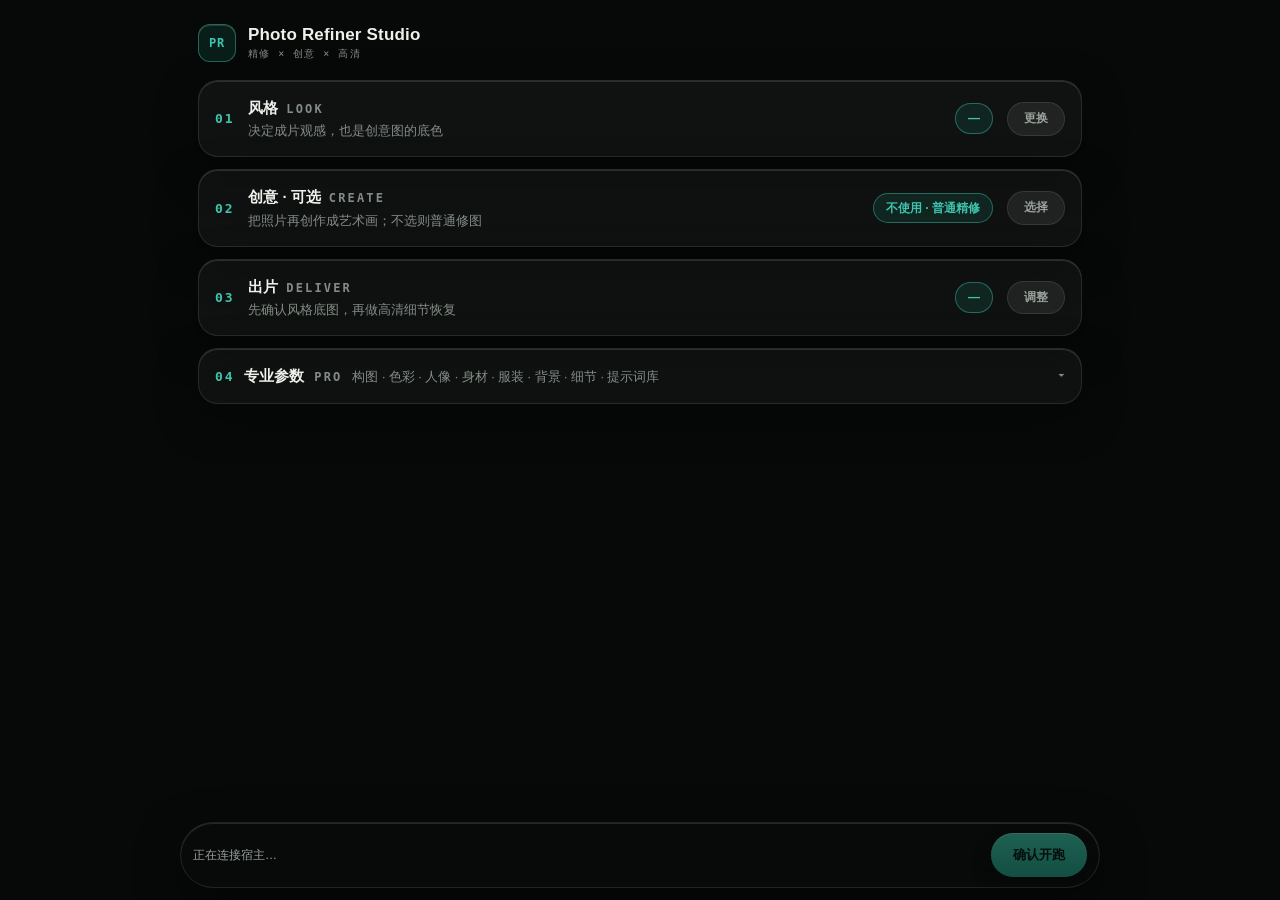
<file: plugin/assets/settings.html>
<!doctype html>
<html lang="zh-CN">
<head>
  <meta charset="utf-8" />
  <meta name="viewport" content="width=device-width,initial-scale=1,viewport-fit=cover" />
  <meta name="color-scheme" content="dark" />
  <meta name="theme-color" content="#070908" />
  <title>Photo Refiner Studio · 出片设置确认</title>
  <link rel="icon" href="data:image/svg+xml,%3Csvg xmlns='http://www.w3.org/2000/svg' viewBox='0 0 32 32'%3E%3Crect x='3' y='3' width='26' height='26' rx='9' fill='%23070908'/%3E%3Crect x='6' y='6' width='20' height='20' rx='7' fill='rgba(255,255,255,.08)'/%3E%3Ccircle cx='16' cy='16' r='4.5' fill='%231C8878'/%3E%3C/svg%3E" />
  <style>
    :root{
      color-scheme:dark;
      --bg:#070908;
      --ink:#EEF0EA;
      --muted:#9AA29B;
      /* --faint carries decision copy (row notes, field notes, summaries), so it
         clears AA at 5.8:1; the previous #6B736C sat at 4.08:1. */
      --faint:#848C85;
      --line:rgba(255,255,255,.10);
      --line-soft:rgba(255,255,255,.06);
      --hairline:rgba(255,255,255,.12);
      --glass:rgba(255,255,255,.04);
      --glass-2:rgba(255,255,255,.07);
      --pick:rgba(6,10,8,.55);
      --surface:rgba(0,0,0,.25);
      --surface-2:rgba(0,0,0,.28);
      --field:rgba(0,0,0,.30);
      --thumb-empty:#0A0C0B;
      --preview-empty:#0A0C10;
      --pill-bg:#0E1512;
      --scrim:rgba(5,7,11,.62);
      --bar-bg:rgba(8,11,10,.75);
      --teal-rgb:28,136,120;
      --teal-strong:#3FC3AC;
      --teal-dim:rgba(var(--teal-rgb),.16);
      --teal-line:rgba(63,195,172,.45);
      --cta-top:#35B79C;
      --cta-bottom:#21927D;
      --cta-ink:#04120E;
      --amber:rgba(214,138,74,.05);
      --danger:#E5705F;
      --eave:0 14px 44px rgba(0,0,0,.40);
      --tap:44px;
      --tap-dense:32px;
      --sans:-apple-system,'PingFang SC','Hiragino Sans GB','Segoe UI','Microsoft YaHei',sans-serif;
      --mono:ui-monospace,'SF Mono',Menlo,Consolas,monospace;
      --spring:cubic-bezier(.34,1.4,.64,1);
    }
    *{box-sizing:border-box;-webkit-tap-highlight-color:transparent}
    html{background:var(--bg)}
    body{margin:0;min-height:100vh;color:var(--ink);background:var(--bg);font:13.5px/1.55 var(--sans)}
    .sr-only{position:absolute;width:1px;height:1px;margin:-1px;padding:0;overflow:hidden;clip-path:inset(50%);white-space:nowrap;border:0}
    .darkroom{position:fixed;inset:0;z-index:-1;background:
      radial-gradient(720px 420px at 15% -8%,rgba(var(--teal-rgb),.13),transparent 62%),
      radial-gradient(680px 420px at 85% 110%,var(--amber),transparent 60%),
      var(--bg)}
    .darkroom::before{content:'';position:absolute;inset:0;pointer-events:none;opacity:.035;
      background-image:url("data:image/svg+xml,%3Csvg xmlns='http://www.w3.org/2000/svg' width='160' height='160'%3E%3Cfilter id='n'%3E%3CfeTurbulence type='fractalNoise' baseFrequency='0.9' numOctaves='2' stitchTiles='stitch'/%3E%3C/filter%3E%3Crect width='160' height='160' filter='url(%23n)'/%3E%3C/svg%3E")}
    .darkroom::after{content:'';position:absolute;inset:0;pointer-events:none;
      background:radial-gradient(120% 90% at 50% 40%,transparent 55%,rgba(0,0,0,.38))}
    button,select,input,textarea{font:inherit;color:inherit;touch-action:manipulation}
    button{cursor:pointer;background:none;border:0}
    button:active{transform:scale(.985)}
    :focus-visible{outline:2px solid var(--teal-strong);outline-offset:2px;border-radius:6px}
    @media(prefers-reduced-motion:reduce){*,*::before,*::after{transition:none!important;animation:none!important}}
    @media(prefers-reduced-transparency:reduce){.glass,.actions,.lightbox-backdrop{backdrop-filter:none;-webkit-backdrop-filter:none}}
    .glass{background:var(--glass);backdrop-filter:blur(12px) saturate(145%);-webkit-backdrop-filter:blur(12px) saturate(145%);border:1px solid var(--line);box-shadow:inset 0 1px 0 var(--hairline),var(--eave);border-radius:20px}
    .sheet{max-width:920px;margin:0 auto;padding:24px 18px calc(126px + env(safe-area-inset-bottom))}

    /* ── 品牌行 ── */
    .brand-row{display:flex;align-items:center;gap:12px;margin-bottom:18px}
    .brand-mark{width:38px;height:38px;border-radius:12px;display:grid;place-items:center;font:800 12px var(--mono);letter-spacing:.06em;color:var(--teal-strong);background:var(--teal-dim);border:1px solid var(--teal-line);box-shadow:inset 0 1px 0 rgba(255,255,255,.14)}
    .brand-name{display:block;margin:0;font:700 17px/1.2 var(--sans);letter-spacing:.01em}
    .brand-row small{display:block;color:var(--faint);font:500 10px var(--mono);letter-spacing:.14em;margin-top:2px}

    /* ── 推荐区 ── */
    .recommendation{border:1px solid var(--teal-line);border-radius:16px;background:linear-gradient(180deg,var(--teal-dim),transparent),var(--glass);padding:14px 15px;margin-bottom:12px}
    .recommendation h2{display:block;margin:0 0 2px;font-size:12.5px;font-weight:700;letter-spacing:0}
    .recommendation span{color:var(--muted);font-size:13px}
    .direction-list{display:grid;grid-template-columns:repeat(3,1fr);gap:6px;margin-top:10px}
    .direction-card{border:1px solid var(--line);border-radius:12px;padding:10px;background:var(--glass-2);text-align:left;position:relative;min-height:var(--tap);transition:border-color .15s var(--spring),background-color .15s ease}
    .direction-card.selected{border-color:var(--teal-line);background:var(--teal-dim)}
    .direction-card strong{display:block;font-size:12.5px;margin-bottom:2px}
    .direction-card small{color:var(--muted);font-size:12.5px;line-height:1.45;display:block}
    .direction-card .applied{display:block;color:var(--teal-strong);font-size:12px;font-weight:650;margin-top:5px}

    /* ── 站位卡片(三站 + 专业抽屉)── */
    .proposal{display:flex;flex-direction:column;gap:12px}
    .row{border-radius:20px}
    .row-main{display:flex;align-items:center;gap:14px;padding:15px 16px}
    .row-no{flex:0 0 auto;font:700 13px var(--mono);font-variant-numeric:tabular-nums;letter-spacing:.14em;color:var(--teal-strong)}
    .row-text{flex:1;min-width:0}
    .row-text h2{display:flex;align-items:baseline;gap:8px;margin:0;font-size:15px;font-weight:680}
    .row-en{font:600 12px var(--mono);letter-spacing:.18em;color:var(--faint)}
    .row-note{display:-webkit-box;-webkit-line-clamp:2;-webkit-box-orient:vertical;overflow:hidden;color:var(--faint);font-size:13px;margin-top:2px}
    .row-sum{flex:0 1 auto;min-width:0;max-width:38%;padding:5px 12px;border-radius:999px;border:1px solid var(--teal-line);background:var(--teal-dim);color:var(--teal-strong);font-size:12px;font-weight:600;white-space:nowrap;overflow:hidden;text-overflow:ellipsis}
    .row-btn{flex:0 0 auto;min-height:var(--tap-dense);padding:7px 16px;border-radius:999px;border:1px solid var(--line);background:var(--glass-2);color:var(--muted);font-size:11.5px;font-weight:650;transition:border-color .15s ease,background-color .15s ease,color .15s ease}
    .row-btn:hover{border-color:var(--faint);color:var(--ink)}
    .row-btn.on{border-color:var(--teal-line);background:var(--teal-dim);color:var(--teal-strong)}
    .row-pick{margin:0 14px 14px;padding:14px;border-radius:14px;background:var(--pick);border:1px solid var(--line-soft)}
    .row-pick[hidden]{display:none}
    .pick-title{font:600 12px var(--mono);letter-spacing:.04em;color:var(--teal-strong);opacity:.85;margin:0 0 10px}
    .group-label{display:block;font-weight:650;font-size:12px;margin-bottom:6px}

    /* ── 通用控件 ── */
    .card{border:1px solid var(--line-soft);border-radius:12px;background:var(--glass-2);padding:12px;margin-bottom:10px}
    .hint{font-size:13.5px;line-height:1.5;color:var(--muted);margin-top:5px}
    label{display:flex;align-items:center;justify-content:space-between;gap:8px;font-weight:650;font-size:12px;margin-bottom:6px}
    .field-note{font-size:12.5px;color:var(--faint);font-weight:500}
    select,input[type=text],input[type=number],textarea{width:100%;background:var(--field);border:1px solid var(--line);border-radius:8px;color:var(--ink);padding:8px 10px;min-height:var(--tap-dense);outline:none;font-size:13.5px}
    select:focus,input:focus,textarea:focus{border-color:var(--teal-line)}
    textarea{min-height:74px;resize:vertical}
    ::placeholder{color:var(--faint)}
    .badge{display:inline-flex;align-items:center;gap:4px;padding:3px 8px;border-radius:999px;background:var(--surface);border:1px solid var(--line);font-size:12px;color:var(--muted)}
    .badge.accent{background:var(--teal-dim);color:var(--teal-strong);border-color:var(--teal-line)}

    /* ── 站 01 LOOK ── */
    .mode-grid{display:grid;grid-template-columns:repeat(3,1fr);gap:6px}
    .mode-card{border:1px solid var(--line);border-radius:12px;padding:12px;background:var(--surface);text-align:left;min-height:var(--tap);transition:border-color .15s var(--spring),background-color .15s ease,box-shadow .15s ease}
    .mode-card:hover{border-color:var(--faint)}
    .mode-card.selected{border-color:var(--teal-line);background:var(--teal-dim);box-shadow:inset 0 0 0 1px var(--teal-line)}
    .mode-card strong{display:block;font-size:12.5px;margin-bottom:3px}
    .mode-card small{color:var(--muted);font-size:12.5px;line-height:1.45;display:block}
    .preset-list{display:grid;grid-template-columns:1fr 1fr;gap:5px;margin-top:8px}
    .preset-row{border:1px solid var(--line-soft);border-radius:10px;padding:9px 11px;background:var(--surface);text-align:left;min-width:0;min-height:var(--tap);transition:border-color .15s ease,background-color .15s ease}
    .preset-row:hover{border-color:var(--faint)}
    .preset-row.selected{border-color:var(--teal-line);background:var(--teal-dim)}
    .preset-row strong{display:block;font-size:12px;font-weight:650;white-space:nowrap;overflow:hidden;text-overflow:ellipsis}
    .preset-row small{display:block;color:var(--muted);font-size:12px;margin-top:2px;overflow:hidden;display:-webkit-box;-webkit-line-clamp:2;-webkit-box-orient:vertical}
    .strength{display:grid;grid-template-columns:1fr auto;gap:12px;align-items:center;margin-top:12px;padding:12px;border:1px solid var(--line-soft);border-radius:12px;background:var(--surface)}
    input[type=range]{width:100%;accent-color:var(--teal-strong);height:var(--tap-dense)}
    .strength-pill{font:700 14px var(--mono);font-variant-numeric:tabular-nums;color:var(--teal-strong);background:var(--pill-bg);padding:5px 12px;border-radius:999px;border:1px solid var(--teal-line);white-space:nowrap}
    .chip-row{display:flex;flex-wrap:wrap;gap:6px;margin:6px 0 10px}
    .chip{min-height:var(--tap-dense);padding:5px 11px;border-radius:999px;border:1px solid var(--line);background:var(--surface);color:var(--muted);font-size:12px;transition:border-color .15s var(--spring),color .15s ease,background-color .15s ease}
    .chip:hover{border-color:var(--faint);color:var(--ink)}
    .chip.on{background:var(--teal-dim);border-color:var(--teal-line);color:var(--teal-strong)}
    .chip-group-label{font:600 12px var(--mono);letter-spacing:.04em;color:var(--faint);margin:10px 0 2px}

    /* ── 站 02 CREATE:缩略图主导 ── */
    .recipe-grid{display:grid;grid-template-columns:repeat(auto-fill,minmax(168px,1fr));gap:10px}
    .recipe-card{position:relative;border:1px solid var(--line);border-radius:12px;overflow:hidden;background:var(--surface-2);text-align:left;padding:0;min-width:0;transition:border-color .15s var(--spring),box-shadow .15s ease}
    .recipe-card:hover{border-color:var(--faint)}
    .recipe-select{display:block;width:100%;min-height:100%;padding:0;border:0;border-radius:0;background:transparent;color:inherit;text-align:left;cursor:pointer}
    .recipe-select:focus-visible{position:relative;z-index:1;outline-offset:-3px;border-radius:11px}
    .recipe-select:disabled{opacity:.42;cursor:not-allowed}
    .recipe-card img{display:block;width:100%;height:120px;object-fit:cover;background:var(--thumb-empty)}
    .recipe-thumb-empty{display:grid;place-items:center;width:100%;height:120px;background:var(--thumb-empty);color:var(--faint);font-size:12px}
    .recipe-no{position:absolute;top:6px;left:6px;padding:2px 7px;border-radius:6px;background:rgba(0,0,0,.5);color:var(--ink);font:600 12px var(--mono);letter-spacing:.08em}
    .recipe-card-label{display:block;padding:7px 72px 9px 9px;min-width:0}
    .recipe-card-label strong{display:block;font-size:11.5px;white-space:nowrap;overflow:hidden;text-overflow:ellipsis}
    .recipe-card-label small{display:-webkit-box;font-size:12px;margin-top:1px;overflow:hidden;-webkit-line-clamp:2;-webkit-box-orient:vertical}
    .recipe-card.selected{border-color:var(--teal-line);box-shadow:inset 0 0 0 1px var(--teal-line),0 8px 24px rgba(0,0,0,.28)}
    .recipe-card.selected .recipe-card-label strong{color:var(--teal-strong)}
    .recipe-card[aria-disabled="true"]{border-style:dashed}
    .filters{display:flex;gap:6px;margin:0 0 10px;flex-wrap:wrap}

    /* ── 站 03 DELIVER ── */
    .opt-grid{display:grid;grid-template-columns:1fr 1fr;gap:6px}
    .opt-card{border:1px solid var(--line);border-radius:12px;padding:12px;background:var(--surface);text-align:left;min-height:var(--tap);transition:border-color .15s var(--spring),background-color .15s ease}
    .opt-card:hover{border-color:var(--faint)}
    .opt-card.selected{border-color:var(--teal-line);background:var(--teal-dim)}
    .opt-card strong{display:block;font-size:13px;margin-bottom:3px}
    .opt-card small{color:var(--muted);font-size:12.5px;line-height:1.5;display:block}
    .seg{display:flex;gap:6px;flex-wrap:wrap}
    .seg .chip{font-size:11.5px;padding:6px 12px}
    .res-custom{display:flex;gap:6px;align-items:center;margin-top:8px;flex-wrap:wrap}
    .res-custom input{width:88px;font-family:var(--mono);font-variant-numeric:tabular-nums;text-align:center}
    .res-custom .x{color:var(--faint)}
    .btn{min-height:var(--tap-dense);border:1px solid var(--teal-line);background:var(--teal-dim);color:var(--teal-strong);border-radius:8px;padding:6px 12px;font-weight:650;font-size:11.5px}
    #planStage{font:600 12px/1.7 var(--mono);font-variant-numeric:tabular-nums;color:var(--teal-strong)}
    .sum-line{font-size:12px;color:var(--faint);margin-top:4px;white-space:nowrap;overflow:hidden;text-overflow:ellipsis}

    /* ── 站 04 PRO 专业抽屉 ── */
    details.pro-drawer{border-radius:20px;margin-top:0}
    details.pro-drawer>summary{cursor:pointer;padding:15px 16px;list-style:none;display:flex;align-items:center;justify-content:space-between;gap:10px;min-height:var(--tap)}
    .pro-head{display:flex;align-items:baseline;gap:10px;min-width:0}
    .pro-head h2{margin:0;font-size:15px;font-weight:680}
    .pro-head .field-note{overflow:hidden;text-overflow:ellipsis;white-space:nowrap}
    details.pro-drawer>summary::after{content:'▾';color:var(--faint);transition:transform .2s var(--spring)}
    details.pro-drawer[open]>summary::after{content:'▴'}
    /* 收起后也要看得见“专业参数已改”，否则调完就失联 */
    details.pro-drawer[data-tuned="dirty"]>summary>.pro-head::after{content:attr(data-tuned-note);color:var(--teal-strong);font:650 12px var(--mono);white-space:nowrap}
    .pro-body{padding:0 14px 14px}
    .tabs{display:flex;gap:2px;flex-wrap:wrap;margin-bottom:14px;padding:4px;border-radius:999px;background:var(--field);border:1px solid var(--line-soft);width:fit-content;max-width:100%}
    .tabs button{min-height:var(--tap-dense);padding:6px 14px;border-radius:999px;border:0;color:var(--muted);font-size:11.5px;font-weight:650;background:transparent}
    .tabs button.selected{background:var(--teal-dim);color:var(--teal-strong);box-shadow:inset 0 0 0 1px var(--teal-line)}
    .tab-panel[hidden]{display:none}
    .grid{display:grid;grid-template-columns:1fr 1fr;gap:12px}
    .wide{grid-column:1/-1}
    .range{display:grid;grid-template-columns:1fr auto;align-items:center;gap:8px}
    .range output{font:600 12px var(--mono);font-variant-numeric:tabular-nums;color:var(--muted);min-width:34px;text-align:right}
    .check{justify-content:flex-start;gap:8px;min-height:var(--tap-dense)}
    .check input{width:18px;height:18px;accent-color:var(--teal-strong)}
    /* 未启用的分组只锁控件，标签保持可读，整块压暗会把“为什么不能动”一起抹掉 */
    .locked input[type=range]{opacity:.4;pointer-events:none}
    .locked .range output{opacity:.55}
    .danger-label{color:var(--danger)}
    .strategy{border-left:1px solid var(--teal-line);padding:8px 10px;font-size:13px;line-height:1.5;color:var(--muted);border-radius:0 8px 8px 0;background:var(--surface)}
    .library-list{display:grid;grid-template-columns:1fr;gap:5px;max-height:210px;overflow:auto;overscroll-behavior:contain;margin-top:8px}
    .library-list::-webkit-scrollbar{width:8px}
    .library-list::-webkit-scrollbar-thumb{background:var(--hairline);border-radius:4px}
    .library-list::-webkit-scrollbar-track{background:transparent}
    .library-item{border:1px solid var(--line-soft);border-radius:10px;padding:8px 10px;background:var(--surface);display:flex;justify-content:space-between;gap:8px;align-items:center}
    .library-main{cursor:pointer;min-width:0;min-height:var(--tap-dense)}
    .library-main strong{display:block;font-size:11.5px;white-space:nowrap;overflow:hidden;text-overflow:ellipsis}
    .library-main small{display:block;color:var(--muted);font-size:12px;overflow:hidden;display:-webkit-box;-webkit-line-clamp:2;-webkit-box-orient:vertical}
    .library-meta{display:flex;align-items:center;gap:8px;flex:0 0 auto}
    .library-kind{font-size:12px;color:var(--faint);white-space:nowrap}
    .library-kind.builtin{color:var(--teal-strong)}
    .library-item button{color:var(--danger);font-size:11.5px;white-space:nowrap;min-height:var(--tap);padding:5px 9px}
    details.fold{border-top:1px solid var(--line-soft);margin-top:12px;padding-top:10px}
    details.fold>summary{cursor:pointer;font-weight:650;font-size:12px;list-style:none;display:flex;justify-content:space-between;align-items:center;min-height:var(--tap-dense);color:var(--muted)}
    details.fold>summary::after{content:'＋';color:var(--faint)}
    details.fold[open]>summary::after{content:'−'}
    details.fold>div{padding-top:8px}

    /* ── 底部浮动操作条 ── */
    .actions{position:fixed;z-index:20;left:50%;bottom:max(12px,env(safe-area-inset-bottom));transform:translateX(-50%);width:min(920px,calc(100% - 20px));display:flex;align-items:center;gap:12px;padding:10px 12px;border:1px solid var(--line);border-radius:999px;background:var(--bar-bg);backdrop-filter:blur(12px) saturate(145%);-webkit-backdrop-filter:blur(12px) saturate(145%);box-shadow:inset 0 1px 0 rgba(255,255,255,.12),0 16px 44px rgba(0,0,0,.5)}
    #status{flex:0 1 30%;min-width:150px;max-width:34%;color:var(--muted);font-size:12px;line-height:1.35;white-space:normal;overflow:hidden;display:-webkit-box;-webkit-box-orient:vertical;-webkit-line-clamp:2}
    .plan-chip{flex:1;min-width:0;font:500 12px var(--mono);color:var(--muted);white-space:nowrap;overflow:hidden;text-overflow:ellipsis;border-left:1px solid var(--line);padding-left:12px}
    #submit{flex:0 0 auto;border:0;border-radius:999px;min-height:var(--tap);padding:11px 22px;background:linear-gradient(180deg,var(--cta-top),var(--cta-bottom));color:var(--cta-ink);font-weight:750;font-size:13px;box-shadow:inset 0 1px 0 rgba(255,255,255,.28),0 8px 22px rgba(0,0,0,.30);white-space:nowrap;transition:filter .15s ease,transform .15s var(--spring)}
    #submit:hover{filter:brightness(1.07)}
    #submit:disabled{opacity:.5;cursor:wait}
    .lightbox{position:fixed;inset:0;z-index:40}
    .lightbox[hidden]{display:none}
    .lightbox-backdrop{position:absolute;inset:0;background:var(--scrim);backdrop-filter:blur(4px);-webkit-backdrop-filter:blur(4px)}
    .lightbox-panel{position:absolute;left:50%;top:50%;transform:translate(-50%,-50%);width:min(880px,calc(100% - 24px));max-height:calc(100vh - 40px);overflow:auto;display:grid;grid-template-columns:minmax(0,1.25fr) minmax(240px,1fr);gap:14px;padding:14px;border-radius:16px}
    .lightbox-media img{display:block;width:100%;max-height:58vh;object-fit:contain;border-radius:10px;background:var(--preview-empty)}
    .lightbox-media .empty{display:grid;place-items:center;height:240px;color:var(--faint);font-size:12.5px;background:var(--preview-empty);border-radius:10px}
    .lightbox-close{position:absolute;top:10px;right:10px;width:var(--tap);height:var(--tap);border-radius:999px;border:1px solid var(--line);background:var(--surface);color:var(--muted);display:grid;place-items:center}
    .lightbox-title{font:650 16px var(--sans);margin:0 0 2px}
    /* 隐藏的文件输入仍可聚焦；脚本把焦点状态代理到可见 label，:has()
       只作为支持时的同步增强。 */
    .file-label.is-focused{outline:2px solid var(--teal-strong);outline-offset:2px}
    @supports selector(:has(*)){
      label.btn:has(+ .sr-only:focus-visible){outline:2px solid var(--teal-strong);outline-offset:2px}
    }
    .lightbox-sub{color:var(--faint);font-size:12px;margin-bottom:8px}
    .lightbox-badges{display:flex;gap:6px;flex-wrap:wrap;margin-bottom:8px}
    .lightbox-summary{color:var(--muted);font-size:13px;line-height:1.6;margin-bottom:10px}
    .lightbox-actions{display:flex;flex-wrap:wrap;gap:8px}
    .btn.ghost{background:transparent}
    /* 主操作沿用 CTA 实心态：暗底上描边胶囊和实心胶囊才是可用的层级差 */
    .btn.primary{background:linear-gradient(180deg,var(--cta-top),var(--cta-bottom));border-color:var(--teal-line);color:var(--cta-ink);font-weight:750}
    .recipe-detail{position:absolute;right:8px;bottom:7px;z-index:2;min-height:var(--tap);font-size:12px;color:var(--faint);border:1px solid var(--line);border-radius:999px;padding:5px 9px;white-space:nowrap;background:var(--surface)}
    .recipe-detail:hover{color:var(--teal-strong);border-color:var(--teal-line)}
    .recipe-thumb{display:block}
    .quality-card{margin-top:10px;margin-bottom:0;background:linear-gradient(180deg,rgba(var(--teal-rgb),.10),transparent),var(--surface-2)}
    .quality-head{display:flex;align-items:center;justify-content:space-between;gap:10px}
    .quality-head .group-label{margin-bottom:0}
    .quality-intro{color:var(--muted);font-size:12.5px;line-height:1.5;margin:5px 0 9px}
    .quality-grid{display:grid;grid-template-columns:repeat(4,1fr);gap:6px}
    .quality-check{border:1px solid var(--line-soft);border-radius:9px;padding:8px 9px;background:var(--surface);min-width:0}
    .quality-check strong{display:block;font-size:12px;color:var(--ink);margin-bottom:2px}
    .quality-check span{display:block;color:var(--faint);font-size:11.5px;line-height:1.35}
    .quality-recovery{border-top:1px solid var(--line-soft);margin-top:9px;padding-top:8px;color:var(--faint);font-size:12px;line-height:1.45}
    @media(max-width:720px){
      .sheet{padding:16px 12px calc(126px + env(safe-area-inset-bottom))}
      select,input[type=text],input[type=number],textarea{font-size:16px}
      .direction-list{grid-template-columns:1fr}
      .grid{grid-template-columns:1fr}
      .mode-grid{grid-template-columns:1fr}
      .opt-grid{grid-template-columns:1fr}
      .row-main{flex-wrap:wrap}
      .row-sum{max-width:100%;order:3}
      .row-btn{margin-left:auto}
      .quality-grid{grid-template-columns:1fr 1fr}
      .actions{border-radius:16px;align-items:flex-end}
      #status{min-width:0;max-width:42%;flex-basis:42%}
      .plan-chip{font-size:11px;line-height:1.35;white-space:normal;display:-webkit-box;-webkit-box-orient:vertical;-webkit-line-clamp:2}
    }
    @media(max-width:560px){
      .lightbox-panel{grid-template-columns:1fr;max-height:calc(100vh - 24px)}
      .lightbox-media img{max-height:42vh}
      .preset-list{grid-template-columns:1fr}
      .strength{grid-template-columns:1fr}
      .quality-grid{grid-template-columns:1fr}
      .actions{gap:8px;padding:9px}
      #status{max-width:39%;flex-basis:39%;font-size:11.5px}
      .plan-chip{display:none}
    }
    /* 触屏上没有 hover，命中区直接抬到 44 */
    @media(pointer:coarse){:root{--tap-dense:44px}}
  </style>
</head>
<body>
<div class="darkroom" aria-hidden="true"></div>
<main class="sheet">
  <header class="brand-row"><span class="brand-mark" aria-hidden="true">PR</span><div><h1 class="brand-name">Photo Refiner Studio</h1><small id="panelVersion">精修 × 创意 × 高清</small></div></header>

  <div class="recommendation" id="recommendation" hidden><h2>根据照片的建议</h2><span id="recommendationText"></span><div class="direction-list" id="directionList" role="group" aria-label="创作方向"></div></div>

  <div class="proposal">
    <section class="row glass" id="rowLook" aria-labelledby="rowLookTitle">
      <div class="row-main">
        <span class="row-no" aria-hidden="true">01</span>
        <div class="row-text"><h2 id="rowLookTitle">风格<span class="row-en">LOOK</span></h2><small class="row-note" title="决定成片观感，也是创意图的底色">决定成片观感，也是创意图的底色</small></div>
        <small class="row-sum" id="lookSummary">—</small>
        <button type="button" class="row-btn" id="lookToggle" data-pick="look" aria-expanded="false" aria-controls="lookPick">更换</button>
      </div>
      <div class="row-pick" id="lookPick" hidden role="group" aria-labelledby="lookPickTitle">
        <div class="pick-title" id="lookPickTitle">LOOK · 先选择风格和强度</div>
        <div class="mode-grid" id="modeCards" role="group" aria-label="修图模式">
          <button type="button" class="mode-card" data-mode="fidelity" aria-pressed="false"><strong>保真精修</strong><small>接近原片，只整理光影、肤质和清晰度。</small></button>
          <button type="button" class="mode-card" data-mode="cinematic" aria-pressed="false"><strong>电影成片</strong><small>建立明确的色彩、氛围和胶片质感。</small></button>
          <button type="button" class="mode-card" data-mode="reshape" aria-pressed="false"><strong>强风格重塑</strong><small>更大胆的光线与环境重塑，漂移风险更高。</small></button>
        </div>
        <select id="preset" data-path="preset" hidden></select>
        <div class="preset-list" id="presetList" role="group" aria-label="风格预设"></div>
        <div class="strength"><div><label for="strengthRange">风格强度 <span class="field-note" id="strengthNote">0–100 · 生成前映射为语义档位</span></label><div class="range"><input id="strengthRange" type="range" min="0" max="100" data-path="styleStrength" aria-describedby="strengthNote" /><output></output></div><div class="hint" id="styleStrengthHint"></div></div><output class="strength-pill" id="strengthPill" aria-hidden="true">—</output></div>
        <div class="card" id="customFields" hidden>
          <div class="chip-group-label">提示词工作台 · 风格修饰词</div>
          <div class="hint" style="margin:2px 0 4px">点选修饰词会拼进自定义提示词；首次点选会带入当前预设的完整提示词作为基底。</div>
          <div class="chip-group-label" id="fragLightLabel">光线</div><div class="chip-row" data-group="light" role="group" aria-labelledby="fragLightLabel">
            <button type="button" class="chip" data-frag="rim backlight contouring the subject" aria-pressed="false">侧逆光轮廓</button>
            <button type="button" class="chip" data-frag="soft diffused haze" aria-pressed="false">柔雾漫射</button>
            <button type="button" class="chip" data-frag="golden dusk light" aria-pressed="false">黄昏金调</button>
            <button type="button" class="chip" data-frag="cool moonlit ambience" aria-pressed="false">冷月清辉</button>
          </div>
          <div class="chip-group-label" id="fragColorLabel">色彩</div><div class="chip-row" data-group="color" role="group" aria-labelledby="fragColorLabel">
            <button type="button" class="chip" data-frag="teal and orange cinematic contrast" aria-pressed="false">青橙对比</button>
            <button type="button" class="chip" data-frag="muted Morandi palette" aria-pressed="false">莫兰迪灰调</button>
            <button type="button" class="chip" data-frag="faded analog film warmth" aria-pressed="false">胶片暖褪</button>
            <button type="button" class="chip" data-frag="black-and-white silver gelatin rendering" aria-pressed="false">黑白银盐</button>
          </div>
          <div class="chip-group-label" id="fragMoodLabel">质感与氛围</div><div class="chip-row" data-group="mood" role="group" aria-labelledby="fragMoodLabel">
            <button type="button" class="chip" data-frag="fine film grain texture" aria-pressed="false">细腻颗粒</button>
            <button type="button" class="chip" data-frag="matte painterly finish" aria-pressed="false">哑光绘画感</button>
            <button type="button" class="chip" data-frag="quiet narrative mood, generous negative space" aria-pressed="false">静谧留白叙事</button>
            <button type="button" class="chip" data-frag="epic vast atmosphere" aria-pressed="false">史诗辽阔</button>
          </div>
          <label for="customPrompt" style="margin-top:8px">自定义提示词</label><textarea id="customPrompt" data-path="customPrompt"></textarea>
          <label for="customAvoid">不希望出现</label><textarea id="customAvoid" data-path="customAvoid"></textarea>
        </div>
      </div>
    </section>

    <section class="row glass" id="rowCreative" aria-labelledby="rowCreativeTitle">
      <div class="row-main">
        <span class="row-no" aria-hidden="true">02</span>
        <div class="row-text"><h2 id="rowCreativeTitle">创意 · 可选<span class="row-en">CREATE</span></h2><small class="row-note" title="把照片再创作成艺术画；不选则普通修图">把照片再创作成艺术画；不选则普通修图</small></div>
        <small class="row-sum" id="creativeSummary">不使用 · 普通精修</small>
        <button type="button" class="row-btn" id="creativeToggle" data-pick="creative" aria-expanded="false" aria-controls="creativePick">选择</button>
      </div>
      <div class="row-pick" id="creativePick" hidden role="group" aria-labelledby="creativePickTitle">
        <div class="pick-title" id="creativePickTitle">Starryear 二次创作（缩略图只帮助选型，不参与生成；来源 Starryear，仅限原作者许可范围内使用）</div>
        <div class="filters" id="recipeFilters" role="group" aria-label="配方筛选">
          <button type="button" class="chip on" data-filter="all" aria-pressed="true">全部</button>
          <button type="button" class="chip" data-filter="single" aria-pressed="false">单图配方</button>
          <button type="button" class="chip" data-filter="multi" aria-pressed="false">多图配方</button>
        </div>
        <div class="recipe-grid" id="recipeGrid" role="group" aria-label="创意配方"></div>
        <div id="creativeMeta" style="display:flex;gap:6px;flex-wrap:wrap;margin-top:10px"></div>
        <div id="creativeOutputWrap" hidden>
          <details class="fold">
            <summary>高级 · 输出方式</summary>
            <div>
              <label for="creativeAssemblyMode">最终输出</label>
              <select id="creativeAssemblyMode" data-path="creativeAssemblyMode"><option value="direct-effect">单张直接效果图（默认，不拼接）</option><option value="original-assembly">原版多联拼接（明确选择）</option></select>
              <div class="hint" id="creativeOutputHint"></div>
              <div class="hint">想先按预设出主图、确认后再创意？在对话里告诉 Codex「先出主图」即可，人物仍以原图为准。</div>
            </div>
          </details>
        </div>
        <div id="hdChainWrap" hidden style="margin-top:10px">
          <label class="check"><input type="checkbox" data-path="creativeHdChain" />高清创意链 · 先出高清主图，再分块重绘到原生分辨率</label>
          <div class="hint">流程：普通精修出高清主图（你确认）→ 高清细节恢复 → 创意定稿（你确认）→ 按客户端实测可用 Patch 尺寸自动分块重绘到交付分辨率。该模式必须使用「先看效果图」，适合需要大幅面高清晰度的创意输出。</div>
        </div>
        <div id="upscaleWrap" hidden style="margin-top:10px">
          <label class="check"><input type="checkbox" data-path="creativeUpscale" />自动高清底座优先使用 4X-UltraSharp（推荐 · 内置安装器）</label>
          <div class="hint">开启：目标落在模型原生 4×信息范围内时优先用 UltraSharp 建立高清工作画布；超过 4×仍自动转整图分块，不把额外插值算成高清。关闭：创意直出需要放大时直接走整图分块。引擎未装也自动走分块，不再用普通放大冒充高清。首次使用可运行 upscale_image.py --install-engine（无需 ComfyUI）。高清创意链的摄影主图使用公共高清路由，最终创意稿仍按分块重绘交付。</div>
        </div>
        <div class="hint" id="creativeWarning" role="status" style="margin-top:8px"></div>
      </div>
    </section>

    <section class="row glass" id="rowShip" aria-labelledby="rowShipTitle">
      <div class="row-main">
        <span class="row-no" aria-hidden="true">03</span>
        <div class="row-text"><h2 id="rowShipTitle">出片<span class="row-en">DELIVER</span></h2><small class="row-note" title="先确认风格底图，再做高清细节恢复">先确认风格底图，再做高清细节恢复</small></div>
        <small class="row-sum" id="shipSummary">—</small>
        <button type="button" class="row-btn" id="shipToggle" data-pick="ship" aria-expanded="false" aria-controls="shipPick">调整</button>
      </div>
      <div class="row-pick" id="shipPick" hidden role="group" aria-labelledby="shipPickTitle">
        <div class="pick-title" id="shipPickTitle">DELIVERY · 高清出图是灵魂：先定原生分辨率，放大只做如实标注</div>
        <div class="card">
          <span class="group-label" id="deliveryLabel">执行方式</span>
          <div class="opt-grid" role="group" aria-labelledby="deliveryLabel">
            <button type="button" class="opt-card" data-delivery="preview-first" aria-pressed="false"><strong>先看效果图（推荐）</strong><small>生成后停下等你确认风格底图，再继续高清细节恢复。</small></button>
            <button type="button" class="opt-card" data-delivery="one-click" aria-pressed="false"><strong>确认并开始 · 一次成片</strong><small>不暂停，直接走完整质量门链路到交付。</small></button>
          </div>
        </div>
        <div class="card">
          <span class="group-label" id="resLabel">输出分辨率 <span class="field-note">这是交付目标；实际生成尺寸由客户端返回值与 Pixel Budget / 分块重绘共同决定</span></span>
          <div class="seg" id="resSeg" role="group" aria-labelledby="resLabel">
            <button type="button" class="chip" data-res="source-width" aria-pressed="false">原图尺寸</button>
            <button type="button" class="chip" data-res="4k" aria-pressed="false">4K</button>
            <button type="button" class="chip" data-res="custom" aria-pressed="false">自定义宽高</button>
          </div>
          <div class="res-custom" id="resCustom" hidden>
            <label class="sr-only" for="resW">自定义宽度（像素）</label><input type="number" id="resW" min="320" max="8192" step="1" placeholder="宽…" /> <span class="x" aria-hidden="true">×</span> <label class="sr-only" for="resH">自定义高度（像素）</label><input type="number" id="resH" min="320" max="8192" step="1" placeholder="高…" />
            <button type="button" class="btn" id="resApply">应用</button>
          </div>
          <div class="hint">不会把低分辨率预览直接拉伸成“高清”。系统会记录客户端实际返回尺寸，并在需要时用高清恢复、可信超分或分块重绘满足交付目标。</div>
        </div>
        <div class="card" style="background:var(--surface-2)">
          <span class="group-label" id="planLabel">本次将执行 <span class="field-note">由当前设置实时推导</span></span>
          <div id="planStage" role="group" aria-labelledby="planLabel"></div>
          <div class="sum-line" id="summaryText">正在读取设置…</div>
        </div>
        <div class="card quality-card" id="qualityCard" aria-labelledby="qualityLabel">
          <div class="quality-head"><span class="group-label" id="qualityLabel">质量检查点</span><span class="badge accent" id="qualityModeBadge">先看效果图</span></div>
          <p class="quality-intro" id="qualityIntro">生成后会先停在效果图；确认前只检查这四件事，发现问题可以原地退回，不必在坏图上继续叠加细节。</p>
          <div class="quality-grid" role="list" aria-label="质量检查项目">
            <div class="quality-check" role="listitem"><strong>身份</strong><span>脸型、五官间距、视线与表情</span></div>
            <div class="quality-check" role="listitem"><strong>结构</strong><span>手指、下巴、发饰和服装连接</span></div>
            <div class="quality-check" role="listitem"><strong>补丁</strong><span>边缘无矩形框、重影或色温跳变</span></div>
            <div class="quality-check" role="listitem"><strong>整体</strong><span>光线、色彩和构图仍符合主图</span></div>
          </div>
          <div class="quality-recovery" id="qualityRecovery">发现问题时：回复「重做主图」或「重做脸部补丁」；系统会从最近一个干净的已通过版本重新开始。</div>
        </div>
      </div>
    </section>

    <details class="pro-drawer glass" id="proDrawer">
      <summary><span class="pro-head" data-tuned-note="· 已调整"><span class="row-no" aria-hidden="true">04</span><h2 id="proDrawerTitle">专业参数</h2><span class="row-en">PRO</span><span class="field-note" title="构图 · 色彩 · 人像 · 身材 · 服装 · 背景 · 细节 · 提示词库">构图 · 色彩 · 人像 · 身材 · 服装 · 背景 · 细节 · 提示词库</span></span></summary>
      <div class="pro-body">
        <div class="tabs" id="proTabs" role="tablist" aria-label="专业参数分组">
          <button type="button" role="tab" id="proTab-compose" class="selected" data-tab="compose" aria-selected="true" aria-controls="proPanel-compose" tabindex="0">构图</button>
          <button type="button" role="tab" id="proTab-color" data-tab="color" aria-selected="false" aria-controls="proPanel-color" tabindex="-1">色彩</button>
          <button type="button" role="tab" id="proTab-portrait" data-tab="portrait" aria-selected="false" aria-controls="proPanel-portrait" tabindex="-1">人像</button>
          <button type="button" role="tab" id="proTab-body" data-tab="body" aria-selected="false" aria-controls="proPanel-body" tabindex="-1">身材</button>
          <button type="button" role="tab" id="proTab-clothing" data-tab="clothing" aria-selected="false" aria-controls="proPanel-clothing" tabindex="-1">服装</button>
          <button type="button" role="tab" id="proTab-background" data-tab="background" aria-selected="false" aria-controls="proPanel-background" tabindex="-1">背景</button>
          <button type="button" role="tab" id="proTab-detail" data-tab="detail" aria-selected="false" aria-controls="proPanel-detail" tabindex="-1">细节</button>
          <button type="button" role="tab" id="proTab-library" data-tab="library" aria-selected="false" aria-controls="proPanel-library" tabindex="-1">提示词库</button>
        </div>
        <div class="tab-panel" id="proPanel-compose" role="tabpanel" aria-labelledby="proTab-compose" tabindex="0" data-tab="compose">
          <div class="grid">
            <div class="field"><label for="workflow">工作流</label><select id="workflow" data-path="workflow"><option value="auto">自动判断</option><option value="single">单张</option><option value="batch">批量同场景</option></select></div>
            <div class="field"><label for="aspectRatio">画幅</label><select id="aspectRatio" data-path="aspectRatio"><option>original</option><option>16:9</option><option>3:2</option><option>4:5</option><option>1:1</option><option>9:16</option></select><div class="hint">改画幅会自动要求选择裁切/扩图等方式，绝不拉伸。</div></div>
            <div class="field"><label for="framing">构图方式</label><select id="framing" data-path="framing"><option value="preserve">保持原构图</option><option value="crop">裁切</option><option value="outpaint">扩图</option><option value="contain">完整保留并留边</option></select></div>
            <div class="field"><label for="outputFormat">输出格式</label><select id="outputFormat" data-path="outputFormat"><option value="png">PNG</option><option value="jpg">高质量 JPG</option><option value="both">PNG + JPG</option></select></div>
            <div class="wide"><label class="check"><input type="checkbox" data-path="keepIntermediates" />保留中间文件</label></div>
          </div>
        </div>
        <div class="tab-panel" id="proPanel-color" role="tabpanel" aria-labelledby="proTab-color" tabindex="0" data-tab="color" hidden><div class="grid" id="globalControls"></div></div>
        <div class="tab-panel" id="proPanel-portrait" role="tabpanel" aria-labelledby="proTab-portrait" tabindex="0" data-tab="portrait" hidden>
          <div class="grid"><div class="wide"><label class="check"><input type="checkbox" data-path="portrait.enabled" />启用人像美颜</label><div class="hint">默认关闭；不会自动改变五官比例。</div></div><div id="portraitControls" class="wide grid"></div></div>
        </div>
        <div class="tab-panel" id="proPanel-body" role="tabpanel" aria-labelledby="proTab-body" tabindex="0" data-tab="body" hidden>
          <div class="grid"><div class="wide"><label class="check"><input type="checkbox" data-path="body.enabled" />启用身材塑形</label><div class="hint danger-label">几何调整会影响真实性，范围限制为 0–40；建议 5–15。</div></div><div id="bodyControls" class="wide grid"></div></div>
        </div>
        <div class="tab-panel" id="proPanel-clothing" role="tabpanel" aria-labelledby="proTab-clothing" tabindex="0" data-tab="clothing" hidden><div class="grid" id="clothingControls"></div></div>
        <div class="tab-panel" id="proPanel-background" role="tabpanel" aria-labelledby="proTab-background" tabindex="0" data-tab="background" hidden><div class="grid" id="backgroundControls"></div></div>
        <div class="tab-panel" id="proPanel-detail" role="tabpanel" aria-labelledby="proTab-detail" tabindex="0" data-tab="detail" hidden>
          <div class="grid">
            <div class="wide strategy"><strong>人物恢复策略：</strong>优先合并大区域，默认不拆细碎 Mask。古风人物通常按服装结构 → 头发/发饰 → 完整人脸（含下巴）处理；只有高价值手部/道具才增加额外 Patch。</div>
            <div class="field"><label for="detailMode">细节模式</label><select id="detailMode" data-path="detail.mode"><option value="adaptive">自动识别</option><option value="base-only">仅整体处理</option><option value="face">优先人脸</option><option value="explicit">指定区域</option></select></div>
            <div class="field"><label for="generationBudget">细节生成预算</label><select id="generationBudget" data-path="detail.generationBudget"><option value="fast">省时间（最多 1 块）</option><option value="balanced">平衡（默认）</option><option value="max">高投入（更多局部生成）</option></select><div class="hint">这是上限而非配额：交付分辨率越大，需要的有效细节越多，预算不足时规划器会直接拒绝规划这些补丁。</div></div>
            <div class="field"><label for="patchScope">人物细节恢复范围</label><select id="patchScope" data-path="detail.patchScope"><option value="head-and-face">头部 + 人脸（推荐）</option><option value="face-only">仅人脸</option><option value="custom">自定义范围</option></select><div class="hint">头发/发饰与完整人脸按大块处理，不按五官拆分。</div></div>
            <div class="field"><label for="detailStrength">细节强度</label><div class="range"><input id="detailStrength" type="range" min="0" max="100" data-path="detail.strength" /><output></output></div></div>
            <div class="field"><label for="consistency">批量一致性</label><select id="consistency" data-path="batch.consistency"><option value="strict">严格一致</option><option value="balanced">平衡</option><option value="creative">允许环境变化</option></select></div>
            <div class="wide"><label for="detailRegions">指定区域</label><input id="detailRegions" type="text" data-path="detail.regions" placeholder="例如：脸、手、衣服刺绣、山体、云层…" /></div>
          </div>
        </div>
        <div class="tab-panel" id="proPanel-library" role="tabpanel" aria-labelledby="proTab-library" tabindex="0" data-tab="library" hidden>
          <div class="library-list" id="libraryList" role="group" aria-label="提示词库"></div>
          <div class="hint">内置可直接使用 · 自定义可删除；点击条目即载入为自定义提示词。</div>
        </div>
      </div>
    </details>
  </div>
</main>
<div class="lightbox" id="lightbox" role="dialog" aria-modal="true" aria-labelledby="lightboxTitle" hidden>
  <div class="lightbox-backdrop" id="lightboxBackdrop"></div>
  <div class="lightbox-panel glass">
    <button type="button" class="lightbox-close" id="lightboxClose" aria-label="关闭配方详情">✕</button>
    <div class="lightbox-media"><img id="lightboxImg" src="[data-uri]" alt="" /><div class="empty" id="lightboxEmpty" hidden>该配方暂无效果图，可直接替换为你的成片。</div></div>
    <div class="lightbox-side">
      <h3 class="lightbox-title" id="lightboxTitle"></h3>
      <div class="lightbox-sub" id="lightboxSub"></div>
      <div class="lightbox-badges" id="lightboxBadges"></div>
      <div class="lightbox-summary" id="lightboxSummary"></div>
      <div class="lightbox-actions">
        <button type="button" class="btn primary" id="lightboxUse">使用此配方</button>
        <label class="btn file-label" id="lightboxFileLabel" for="lightboxFile">替换效果图</label><input type="file" id="lightboxFile" class="sr-only" accept="image/jpeg,image/png" />
        <button type="button" class="btn ghost" id="lightboxReset" hidden>恢复默认图</button>
        <a class="btn ghost" id="lightboxSource" target="_blank" rel="noreferrer">原版仓库 ↗</a>
      </div>
      <div class="hint" id="lightboxStatus" role="status"></div>
    </div>
  </div>
</div>
<footer class="actions">
  <span id="status" role="status" aria-live="polite">正在加载设置…</span>
  <div class="plan-chip" id="planChip"></div>
  <button id="submit" type="button" disabled>确认开跑</button>
</footer>
<script id="photoRefinerInitialPayload" type="application/json">__PHOTO_REFINER_INITIAL_PAYLOAD__</script>
<script>
  const state={presets:{version:2,presets:{}},creativeRecipes:{version:1,recipes:[]},config:null,library:{custom:[]},directions:[],requestId:0,pending:new Map(),strengthDirty:false,ready:false,recipeFilter:'all',openPick:null,dirty:new Map(),proDirty:new Set(),recipeRevision:0};
  /* Every string that reaches innerHTML comes from stored preferences or from
     recipe text synced out of the vendored Starryear catalog, so it is escaped
     at the sink instead of trusted at the source. */
  const esc=v=>String(v??'').replace(/[&<>"']/g,c=>({'&':'&amp;','<':'&lt;','>':'&gt;','"':'&quot;',"'":'&#39;'}[c]));
  const markDirty=(path,value)=>{if(state.config)state.dirty.set(path,value===undefined?getDeep(state.config,path):value)};
  const rangeGroups={global:[['exposure','曝光',-2,2,.1],['contrast','对比度',-100,100,1],['highlights','高光',-100,100,1],['shadows','阴影',-100,100,1],['temperature','色温',-100,100,1],['tint','色调',-100,100,1],['saturation','饱和度',-100,100,1],['vibrance','自然饱和度',-100,100,1],['clarity','清晰度',-100,100,1],['dehaze','去雾',-100,100,1],['denoise','降噪',0,100,1],['sharpen','锐化',0,100,1],['grain','颗粒',0,100,1]],portrait:[['skinSmoothing','磨皮',0,100,1],['blemishRemoval','祛痘祛瑕',0,100,1],['skinToneEven','均匀肤色',0,100,1],['eyeEnhance','眼神光',0,100,1],['teethWhiten','牙齿美白',0,100,1],['faceSlim','瘦脸',0,40,1],['jawline','下颌线',0,40,1],['eyeSize','眼睛大小',0,40,1]],body:[['waistSlim','瘦腰',0,40,1],['armSlim','瘦手臂',0,40,1],['legSlim','瘦腿',0,40,1],['legLength','腿长',0,40,1],['shoulderAdjust','肩部调整',0,40,1]],clothing:[['wrinkleReduction','去衣服褶皱',0,100,1],['preserveTexture','保留面料纹理',0,100,1],['lintRemoval','去毛屑',0,100,1],['stainRemoval','去污点',0,100,1],['silhouetteCleanup','服装轮廓整理',0,100,1]],background:[['cleanup','背景净化',0,100,1],['removeDistractors','去除干扰物',0,100,1],['bokeh','背景虚化',0,100,1],['skyEnhance','天空增强',0,100,1],['foliageEnhance','植被增强',0,100,1],['architectureLines','建筑线条保护',0,100,1]]};
  function addRanges(group,containerId){const el=document.getElementById(containerId);for(const [key,label,min,max,step] of rangeGroups[group]){const id=`r-${group}-${key}`;const wrap=document.createElement('div');wrap.className='field';wrap.innerHTML=`<label for="${esc(id)}">${esc(label)}</label><div class="range"><input id="${esc(id)}" type="range" min="${esc(min)}" max="${esc(max)}" step="${esc(step)}" data-path="${esc(group)}.${esc(key)}"/><output></output></div>`;el.appendChild(wrap)}} addRanges('global','globalControls');addRanges('portrait','portraitControls');addRanges('body','bodyControls');addRanges('clothing','clothingControls');addRanges('background','backgroundControls');
  function setDeep(obj,path,value){const parts=path.split('.');let cur=obj;for(let i=0;i<parts.length-1;i++)cur=cur[parts[i]];cur[parts.at(-1)]=value} function getDeep(obj,path){return path.split('.').reduce((v,k)=>v?.[k],obj)}
  function styleStrengthDescription(v){if(v<25)return'保真：只做轻微校正。';if(v<50)return'轻电影：变化克制，原片感仍是主导。';if(v<75)return'电影成片：风格清晰可见。';if(v<90)return'强电影：色彩、光线和氛围明显建立。';return'重塑：风格变化很强，身份与结构风险更高。'} function modeForStrength(v){return v<50?'fidelity':(v<90?'cinematic':'reshape')}
  function updateModeCards(){const mode=modeForStrength(Number(state.config?.styleStrength??45));document.querySelectorAll('.mode-card').forEach(card=>{const on=card.dataset.mode===mode;card.classList.toggle('selected',on);card.setAttribute('aria-pressed',String(on))})}
  /* proposal-sheet accordion: at most one picker open at a time */
  const PICKS={look:'lookPick',creative:'creativePick',ship:'shipPick'};
  const PICK_BTNS={look:'lookToggle',creative:'creativeToggle',ship:'shipToggle'};
  const PICK_LABELS={look:['更换','收起'],creative:['选择','收起'],ship:['调整','收起']};
  function setPick(name,open){state.openPick=open?name:null;for(const [n,id] of Object.entries(PICKS)){const el=document.getElementById(id);if(el)el.hidden=!(n===name&&open)}for(const [n,id] of Object.entries(PICK_BTNS)){const b=document.getElementById(id);if(!b)continue;const on=n===name&&open;b.classList.toggle('on',on);b.setAttribute('aria-expanded',String(on));b.textContent=PICK_LABELS[n][on?1:0]}}
  document.querySelectorAll('.row-btn[data-pick]').forEach(btn=>btn.addEventListener('click',()=>{const name=btn.dataset.pick;const el=document.getElementById(PICKS[name]);setPick(name,Boolean(el.hidden))}));
  function selectedCreativeRecipe(){return(state.creativeRecipes.recipes||[]).find(recipe=>recipe.id===state.config?.creativeRecipe)} function sourceCountText(recipe){const min=recipe?.sourceCount?.min,max=recipe?.sourceCount?.max;return min===max?`${min} 张原图`:`${min}–${max} 张原图`}
  /* Recipe cards are built once per recipe set; filtering and selecting only
     toggle state in place so 14 inline base64 thumbnails stop re-decoding on
     every click. */
  let recipeSig=null;
  function previewSignature(preview){const data=preview?.dataUri||'';return `${preview?.status||'-'}:${preview?.overridden?1:0}:${data.length}:${data.slice(0,24)}:${data.slice(-24)}`}
  function recipeCardSig(){return `${state.recipeRevision}|${Number(state.config?.sourceCount||1)}|${(state.creativeRecipes.recipes||[]).map(r=>`${r.id}:${previewSignature(r.preview)}`).join(',')}`}
  function buildRecipeCard(grid,id,label,sub,thumb,recipe){const card=document.createElement('div');card.className='recipe-card';card.dataset.recipe=id;card.setAttribute('role','group');card.setAttribute('aria-label',label);const select=document.createElement('button');select.type='button';select.className='recipe-select';select.dataset.recipe=id;select.setAttribute('aria-pressed','false');if(recipe){const no=document.createElement('span');no.className='recipe-no';no.textContent=recipe.number;select.appendChild(no)}if(thumb){const wrap=document.createElement('span');wrap.className='recipe-thumb';const image=document.createElement('img');image.src=thumb;image.alt='';image.loading='lazy';wrap.appendChild(image);select.appendChild(wrap)}else{const ph=document.createElement('span');ph.className='recipe-thumb-empty';ph.textContent=id==='none'?'—':'待补效果图';select.appendChild(ph)}const box=document.createElement('span');box.className='recipe-card-label';const st=document.createElement('strong');st.textContent=label;const sm=document.createElement('small');sm.textContent=sub;box.append(st,sm);select.appendChild(box);select.addEventListener('click',()=>{if(select.disabled)return;state.config.creativeRecipe=id;markDirty('creativeRecipe',id);renderCreativeRecipes();syncGates();if(id!=='none')setPick('creative',false)});card.appendChild(select);if(recipe){const db=document.createElement('button');db.type='button';db.className='recipe-detail';db.textContent='详情';db.setAttribute('aria-label',`查看「${label}」的详情`);db.addEventListener('click',()=>openLightbox(id));card.appendChild(db)}card.__pr={recipe,label,sub,select};grid.appendChild(card)}
  function syncRecipeCards(){const count=Number(state.config?.sourceCount||1);const filter=state.recipeFilter||'all';const selected=String(state.config?.creativeRecipe||'none');for(const card of document.querySelectorAll('#recipeGrid .recipe-card')){const p=card.__pr||{},recipe=p.recipe;let hidden=false;if(recipe){if(filter==='single'&&recipe.sourceCount.max>1)hidden=true;if(filter==='multi'&&recipe.sourceCount.max===1)hidden=true}card.hidden=hidden;const blocked=Boolean(recipe)&&(count<recipe.sourceCount.min||count>recipe.sourceCount.max);card.setAttribute('aria-disabled',String(blocked));if(p.select)p.select.disabled=blocked;const sub=blocked?`需 ${sourceCountText(recipe)}`:p.sub;const sm=card.querySelector('.recipe-card-label small');if(sm&&sm.textContent!==sub){sm.textContent=sub;if(recipe)sm.title=sub}const on=selected===card.dataset.recipe;card.classList.toggle('selected',on);if(p.select)p.select.setAttribute('aria-pressed',String(on))}}
  function renderCreativeRecipes(){const grid=document.getElementById('recipeGrid');if(!grid)return;const sig=recipeCardSig();if(sig!==recipeSig){grid.innerHTML='';recipeSig=sig;buildRecipeCard(grid,'none','普通精修','不二次创作',null,null);for(const recipe of state.creativeRecipes.recipes||[])buildRecipeCard(grid,recipe.id,`${recipe.number} · ${recipe.titleZh}`,recipe.titleEn||'',recipe.preview?.dataUri||null,recipe)}syncRecipeCards();updateCreativeRecipe()}
  function updateCreativeRecipe(){const recipe=selectedCreativeRecipe();const meta=document.getElementById('creativeMeta');const wrap=document.getElementById('creativeOutputWrap');const hint=document.getElementById('creativeOutputHint');const warning=document.getElementById('creativeWarning');const rowSum=document.getElementById('creativeSummary');if(!meta)return;if(!recipe){meta.innerHTML='<span class="badge">未启用二次创作</span>';if(rowSum)rowSum.textContent='不使用 · 普通精修';if(wrap)wrap.hidden=true;if(warning)warning.textContent='';return}if(wrap)wrap.hidden=false;const mode=state.config?.creativeAssemblyMode||'direct-effect';const hdw=document.getElementById('hdChainWrap');if(hdw)hdw.hidden=mode==='original-assembly'||recipe.sourceCount.max>1;const usw=document.getElementById('upscaleWrap');if(usw)usw.hidden=!recipe;if(rowSum)rowSum.textContent=`${recipe.number} · ${recipe.titleZh}`;if(hint)hint.textContent=mode==='original-assembly'?'明确选择：严格使用原版 Skill 的原图证据区、生成区和确定性拼接。':(recipe.sourceCount.min===1&&recipe.sourceCount.max===1?'默认：在所选风格预设的基础上生成一张完整效果图，不拼接；输出画幅继承画幅设置（简单模式下即原图比例）。':'默认：在所选风格预设的基础上生成一张完整效果图，不拼接。');const partner=(state.creativeRecipes.recipes||[]).find(item=>item.id===recipe.sharedWorkflowWith);const sharedBadge=partner?`<span class="badge">与${esc(partner.number)}共享当前工作流</span>`:'';meta.innerHTML=mode==='original-assembly'?`<span class="badge accent">${esc(sourceCountText(recipe))}</span>${sharedBadge}<span class="badge">原版结构：${esc(recipe.output.layoutZh)}</span><span class="badge">${esc(recipe.output.aspectRatio)}</span><span class="badge">原版 ${esc(recipe.sourceCommit.slice(0,7))}</span>`:`<span class="badge accent">${esc(sourceCountText(recipe))}</span>${sharedBadge}<span class="badge">单张完整效果图</span><span class="badge">不拼接</span><span class="badge">原版 ${esc(recipe.sourceCommit.slice(0,7))}</span>`;if(warning)warning.textContent=mode==='original-assembly'?'原版多联拼接会保留真实原图证据区，再执行生成区与确定性拼接；缩略图只帮助选型，不参与生成。':'默认只生成一张完整创意效果图：不附带原图证据区、不执行拼接；缩略图只帮助选型，不参与生成。'}
function executionPlan(){const steps=[];const recipe=selectedCreativeRecipe();const preview=state.config?.deliveryMode==='preview-first';const hdBase='自动高清底座（原生 / UltraSharp / 必要时整图分块）';if(recipe){const mode=state.config?.creativeAssemblyMode==='original-assembly';const single=recipe.sourceCount.min===1&&recipe.sourceCount.max===1;const hd=Boolean(state.config?.creativeHdChain)&&!mode&&single;const twoStage=Boolean(state.config?.creativeFromBase)&&!mode&&single&&!hd;if(hd){steps.push('①主图（待你确认）','②'+hdBase+' + 高清细节恢复','③创意定稿（待你确认）','④创意分块重绘（交付分辨率）')}else if(twoStage){steps.push('①主图（待你确认）','②创意效果图'+(preview?'（待你确认）':''),'③'+hdBase,'④创意安全细节恢复')}else{steps.push('①创意'+(mode?'拼图（原图证据+生成区）':'效果图')+(preview?'（待你确认）':''));if(!mode){steps.push('②'+hdBase);steps.push('③细节恢复（'+(state.config?.detail?.mode==='adaptive'?'创意安全':state.config?.detail?.mode==='explicit'?'指定区域':'优先人脸')+'）')}}}else{steps.push('①效果图'+(preview?'（待你确认）':''),'②'+hdBase);const detail=state.config?.detail?.mode;if(detail!=='base-only')steps.push('③智能细节恢复（'+(detail==='adaptive'?'通常 0–3 次':detail==='explicit'?'指定区域':'优先人脸')+'）')}steps.push('交付 '+({'4k':'4K','source-width':'原图尺寸'}[state.config?.resolution]||state.config?.resolution));return '本次将执行：'+steps.join(' → ')}
  function updateSummary(){document.querySelectorAll('#planStage,#planChip').forEach(node=>{const plan=executionPlan();node.textContent=plan;node.title=plan});const creative=selectedCreativeRecipe();const delivery=state.config?.deliveryMode==='one-click'?'一次成片':'先看效果图';if(creative){const preview=creative.preview?.dataUri||creative.preview?.status==='available'?'有效果图':'待补效果图';const upstream=state.presets.presets[state.config?.preset];const upstreamLabel=upstream?.labelZh||upstream?.label||'自定义';const mode=state.config?.creativeAssemblyMode==='original-assembly'?'原版多联拼接':'单张直接效果图（不拼接）';setSummary(`风格预设 ${upstreamLabel} → ${creative.number} · ${creative.titleZh} 二次创作 · ${mode} · ${delivery} · ${sourceCountText(creative)} · ${preview}`);return}const p=state.presets.presets[state.config?.preset];const label=p?.labelZh||p?.label||'自定义';const strength=Number(state.config?.styleStrength??45);const mode={fidelity:'保真精修',cinematic:'电影成片',reshape:'强风格重塑'}[modeForStrength(strength)];const resolution={'4k':'4K','source-width':'原图尺寸'}[state.config?.resolution]||state.config?.resolution;const detail=state.config?.detail?.mode==='base-only'?'无局部恢复':'智能细节 · 通常 0–3 次，复杂场景最多 6 次';setSummary(`${label} · ${mode} ${strength} · ${delivery} · ${resolution} · ${detail}`)}
  function setSummary(text){const el=document.getElementById('summaryText');el.textContent=text;el.title=text}
  function updateQualityCard(){const preview=state.config?.deliveryMode!=='one-click';const hd=Boolean(state.config?.creativeHdChain);const badge=document.getElementById('qualityModeBadge');const intro=document.getElementById('qualityIntro');const recovery=document.getElementById('qualityRecovery');if(!badge||!intro||!recovery)return;if(hd){badge.textContent='两次确认';intro.textContent='高清创意链会先确认高清主图，再确认创意定稿；任一检查点不通过，都从对应的干净版本重新生成。';recovery.textContent='发现问题时：主图回复「重做主图」，创意稿回复「重做创意定稿」；不要把坏的创意稿当作下一轮补丁底图。';return}if(preview){badge.textContent='先看效果图';intro.textContent='生成后会先停在效果图；确认前只检查这四件事，发现问题可以原地退回，不必在坏图上继续叠加细节。';recovery.textContent='发现问题时：回复「重做主图」或「重做脸部补丁」；系统会从最近一个干净的已通过版本重新开始。';return}badge.textContent='质量门';intro.textContent='一次成片仍会经过身份、结构、补丁和整体一致性检查；如果局部恢复不通过，会保留干净主图作为回退基础。';recovery.textContent='发现问题时：回复「回退到主图」或「重做脸部补丁」；不要在错误的合成结果上继续叠加。'}
  function updateSubmitLabel(){const button=document.getElementById('submit');if(!button||button.dataset.submitted==='true')return;if(state.config?.creativeHdChain)button.textContent='确认并生成高清主图';else if(state.config?.deliveryMode==='one-click')button.textContent='确认并开始 · 一次成片';else button.textContent='确认并生成预览'}
  function updateRowSummaries(){const p=state.presets.presets[state.config?.preset];const label=p?.labelZh||p?.label||'自定义';const s1=document.getElementById('lookSummary');if(s1){s1.textContent=`${label} · 强度 ${Number(state.config?.styleStrength??45)}`;s1.title=s1.textContent}const res=String(state.config?.resolution||'source-width');const resLabel={'4k':'4K','source-width':'原图尺寸'}[res]||res;const s3=document.getElementById('shipSummary');if(s3){s3.textContent=`${state.config?.deliveryMode==='one-click'?'确认并开始 · 一次成片':'先看效果图'} · ${resLabel}`;s3.title=s3.textContent}const s4=document.getElementById('proDrawer');if(s4){const tuned=state.proDirty.size>0;if(tuned)s4.dataset.tuned='dirty';else delete s4.dataset.tuned}}
  function updateDeliveryUI(){const hd=Boolean(state.config?.creativeHdChain);if(hd&&state.config?.deliveryMode!=='preview-first'){state.config.deliveryMode='preview-first';markDirty('deliveryMode','preview-first')}const mode=state.config?.deliveryMode||'preview-first';document.querySelectorAll('.opt-card[data-delivery]').forEach(c=>{const on=c.dataset.delivery===mode;c.classList.toggle('selected',on);c.setAttribute('aria-pressed',String(on));if(c.dataset.delivery==='one-click'){c.disabled=hd;c.title=hd?'高清创意链需要确认高清主图和创意定稿，不能使用一次成片。':''}})}
  function updateResUI(){const res=String(state.config?.resolution||'source-width');const custom=/^\d+x\d+$/.test(res);document.querySelectorAll('#resSeg .chip').forEach(c=>{const v=c.dataset.res;const on=custom?v==='custom':v===res;c.classList.toggle('on',on);c.setAttribute('aria-pressed',String(on))});const box=document.getElementById('resCustom');if(box)box.hidden=!custom;if(custom){const parts=res.split('x');const wEl=document.getElementById('resW'),hEl=document.getElementById('resH');if(wEl&&!wEl.value)wEl.value=parts[0];if(hEl&&!hEl.value)hEl.value=parts[1]}}
  function applyPreset(id,applyDefault=true){state.config.preset=id;markDirty('preset',id);document.getElementById('preset').value=id;const p=state.presets.presets[id];if(applyDefault&&!state.strengthDirty&&p&&typeof p.defaultStrength==='number'){state.config.styleStrength=p.defaultStrength;markDirty('styleStrength',p.defaultStrength);const slider=document.querySelector('[data-path="styleStrength"]');if(slider){slider.value=String(p.defaultStrength);slider.parentElement.querySelector('output').value=slider.value}}updatePrompt();syncGates()}
  function renderPresetList(){const container=document.getElementById('presetList');container.innerHTML='';for(const [id,p] of Object.entries(state.presets.presets)){const row=document.createElement('button');row.type='button';row.className='preset-row';row.dataset.preset=id;row.setAttribute('aria-pressed','false');row.innerHTML=`<strong>${esc(p.labelZh||p.label)}</strong><small>${esc(p.summary)}</small>`;row.title=p.summary||'';row.addEventListener('click',()=>applyPreset(id,true));container.appendChild(row)}const custom=document.createElement('button');custom.type='button';custom.className='preset-row';custom.dataset.preset='custom';custom.setAttribute('aria-pressed','false');custom.innerHTML='<strong>自定义提示词</strong><small>完全自定义光线、色彩和质感方向</small>';custom.addEventListener('click',()=>applyPreset('custom',false));container.appendChild(custom)} function updatePresetList(){document.querySelectorAll('.preset-row').forEach(row=>{const on=row.dataset.preset===state.config?.preset;row.classList.toggle('selected',on);row.setAttribute('aria-pressed',String(on))})}
  function updatePrompt(){const id=document.getElementById('preset').value;const custom=id==='custom';document.getElementById('customFields').hidden=!custom;const strength=Number(state.config?.styleStrength??45);document.getElementById('strengthPill').textContent=String(strength);document.getElementById('styleStrengthHint').textContent=styleStrengthDescription(strength);refreshComposerChips();updatePresetList();updateModeCards();updateSummary()}
  function loadPromptEntry(entry){if(!entry?.prompt)return;state.config.preset='custom';state.config.customPrompt=entry.prompt;state.config.customAvoid=entry.avoid||'';markDirty('preset','custom');markDirty('customPrompt',entry.prompt);markDirty('customAvoid',entry.avoid||'');document.getElementById('preset').value='custom';document.getElementById('customPrompt').value=entry.prompt;document.getElementById('customAvoid').value=entry.avoid||'';updatePrompt();syncGates();setStatus(`已载入提示词：${entry.label||'自定义提示词'}`)}
  function renderPromptLibrary(library){state.library=library||{custom:[]};const list=document.getElementById('libraryList');list.innerHTML='';const builtins=Object.entries(state.presets.presets).map(([id,p])=>({id,preset:id,label:p.labelZh||p.label,prompt:p.prompt,avoid:p.avoid,summary:p.summary,kind:'builtin'}));const customs=(state.library.custom||[]).map(item=>({...item,kind:'custom'}));for(const item of [...builtins,...customs]){const row=document.createElement('div');row.className='library-item';const main=document.createElement('button');main.type='button';main.className='library-main';main.innerHTML=`<strong>${esc(item.label||'自定义提示词')}</strong><small>${esc(item.summary||(item.prompt||'').slice(0,90))}</small>`;main.title=item.summary||item.prompt||'';main.setAttribute('aria-label',`载入提示词 ${item.label||'自定义提示词'}`);main.addEventListener('click',()=>loadPromptEntry(item));const meta=document.createElement('div');meta.className='library-meta';const kind=document.createElement('span');kind.className=`library-kind ${item.kind==='builtin'?'builtin':''}`;kind.textContent=item.kind==='builtin'?'内置可直接使用':'自定义提示词';meta.append(kind);if(item.kind==='custom'){const del=document.createElement('button');del.type='button';del.textContent='删除';del.setAttribute('aria-label',`删除提示词 ${item.label||'自定义提示词'}`);del.addEventListener('click',async()=>{const result=await request('tools/call',{name:'delete_photo_refiner_prompt',arguments:{collection:'custom',entryId:item.id}});const payload=result?.structuredContent||JSON.parse(result?.content?.[0]?.text||'{}');if(payload.ok)renderPromptLibrary(payload.promptLibrary)});meta.append(del)}row.append(main,meta);list.appendChild(row)}}
  function renderCreativeDirections(directions){const box=document.getElementById('directionList');box.innerHTML='';(directions||[]).forEach((direction,index)=>{const card=document.createElement('button');card.type='button';card.className='direction-card';card.dataset.directionIndex=String(index);card.setAttribute('aria-pressed','false');card.innerHTML=`<strong>${esc(direction.label)}</strong><small>${esc(direction.summary||'点击应用这一创作方向')}</small>`;card.addEventListener('click',()=>{document.querySelectorAll('.direction-card').forEach(item=>{item.classList.remove('selected');item.setAttribute('aria-pressed','false');item.querySelector('.applied')?.remove()});card.classList.add('selected');card.setAttribute('aria-pressed','true');const applied=document.createElement('span');applied.className='applied';applied.textContent='已应用到本次设置';card.appendChild(applied);if(direction.preset&&state.presets.presets[direction.preset]){applyPreset(direction.preset,false)}else{state.config.preset='custom';state.config.customPrompt=direction.prompt||'';state.config.customAvoid=direction.avoid||'';markDirty('preset','custom');markDirty('customPrompt',state.config.customPrompt);markDirty('customAvoid',state.config.customAvoid);document.getElementById('preset').value='custom';document.getElementById('customPrompt').value=state.config.customPrompt;document.getElementById('customAvoid').value=state.config.customAvoid;updatePrompt();syncGates()}if(typeof direction.styleStrength==='number'){state.config.styleStrength=direction.styleStrength;markDirty('styleStrength',direction.styleStrength);const slider=document.querySelector('[data-path="styleStrength"]');if(slider){slider.value=String(direction.styleStrength);slider.parentElement.querySelector('output').value=slider.value}updatePrompt();syncGates()}setStatus(`已应用建议：${direction.label}`)}) ;box.appendChild(card)})}
  function refreshComposerChips(){const text=state.config?.customPrompt||'';document.querySelectorAll('.chip[data-frag]').forEach(chip=>{const on=Boolean(text)&&text.includes(chip.dataset.frag);chip.classList.toggle('on',on);chip.setAttribute('aria-pressed',String(on))})}
  function setStatus(message){const el=document.getElementById('status');el.textContent=message;el.title=message}
  function syncGates(){for(const group of ['portrait','body']){const enabled=Boolean(state.config?.[group]?.enabled);const container=document.getElementById(`${group}Controls`);container.classList.toggle('locked',!enabled);container.setAttribute('aria-disabled',String(!enabled));container.querySelectorAll('input').forEach(input=>input.disabled=!enabled)}const explicit=state.config?.detail?.mode==='explicit';document.getElementById('detailRegions').disabled=!explicit;updateModeCards();updateRowSummaries();updateDeliveryUI();updateSubmitLabel();updateResUI();syncRecipeCards();updateSummary();updateQualityCard()}
  function bind(config){const incoming=structuredClone(config);/* A late real payload replaces the fallback baseline, but a field the
   user already touched stays as they set it — silently reverting their edits
   under a confirmation gate is worse than a stale suggestion. */for(const [path,value] of state.dirty)if(value!==undefined)setDeep(incoming,path,value);state.config=incoming;document.querySelectorAll('[data-path]').forEach(el=>{const value=getDeep(incoming,el.dataset.path);if(el.type==='checkbox')el.checked=Boolean(value);else if(value!==undefined)el.value=value;const out=el.parentElement?.querySelector('output');if(out)out.value=el.value;if(el.__prcBound)return;el.__prcBound=true;const handleFieldChange=()=>{let v=el.type==='checkbox'?el.checked:el.value;if(el.type==='range')v=Number(v);setDeep(state.config,el.dataset.path,v);markDirty(el.dataset.path,v);if(el.closest('#proDrawer'))state.proDirty.add(el.dataset.path);if(out)out.value=el.value;if(el.dataset.path==='styleStrength')state.strengthDirty=true;if(el.id==='preset'){applyPreset(el.value,true);return}if(['customPrompt','customAvoid','styleStrength'].includes(el.id)||el.dataset.path==='styleStrength')updatePrompt();syncGates()};el.addEventListener('input',handleFieldChange);el.addEventListener('change',handleFieldChange)});document.querySelectorAll('.mode-card').forEach(card=>{if(card.__prcBound)return;card.__prcBound=true;card.addEventListener('click',()=>{const values={fidelity:35,cinematic:75,reshape:95};state.config.styleStrength=values[card.dataset.mode];markDirty('styleStrength',values[card.dataset.mode]);state.strengthDirty=true;const slider=document.querySelector('[data-path="styleStrength"]');slider.value=String(values[card.dataset.mode]);slider.parentElement.querySelector('output').value=slider.value;updatePrompt();syncGates()})});updatePrompt();syncGates()}
  function setInteractive(enabled,message){document.querySelectorAll('main button,main select,main input,main textarea,#submit').forEach(el=>{el.disabled=!enabled});if(message)setStatus(message)}
  function normalizePayload(value){let payload=value;if(typeof payload==='string'){try{payload=JSON.parse(payload)}catch{return null}}if(!payload||typeof payload!=='object')return null;if(payload.structuredContent)return normalizePayload(payload.structuredContent);if(payload.result?.structuredContent)return normalizePayload(payload.result.structuredContent);if(payload.toolResult?.structuredContent)return normalizePayload(payload.toolResult.structuredContent);return payload?.defaults&&payload?.presets?.presets?payload:null}
  function embeddedInitialPayload(){const node=document.getElementById('photoRefinerInitialPayload');return node?normalizePayload(node.textContent):null}
  function load(rawPayload){const payload=normalizePayload(rawPayload);if(!payload)return false;state.payloadIsFallback=payload._photoRefinerFallback===true;const version=document.getElementById('panelVersion');if(version&&payload.widgetVersion)version.textContent=`精修 × 创意 × 高清 · V${payload.widgetVersion}`;state.presets=payload.presets;state.creativeRecipes=payload.creativeRecipes||{version:1,recipes:[]};if(payload.recommendation||payload.creativeDirections?.length){document.getElementById('recommendation').hidden=false;document.getElementById('recommendationText').textContent=payload.recommendation||'按照片内容生成了几种可编辑的创作方向。';renderCreativeDirections(payload.creativeDirections)}const select=document.getElementById('preset');select.innerHTML='';for(const [id,p] of Object.entries(payload.presets.presets)){const o=document.createElement('option');o.value=id;o.textContent=`${p.labelZh||p.label} — ${p.summary}`;select.appendChild(o)}const custom=document.createElement('option');custom.value='custom';custom.textContent='自定义提示词';select.appendChild(custom);renderPresetList();renderPromptLibrary(payload.promptLibrary);bind(payload.defaults);renderCreativeRecipes();state.ready=true;setInteractive(true);syncGates();setStatus('等待确认 · 设置不会自动开始生成');return true}
  function loadRealPayload(){return load(window.openai?.toolOutput)||load(window.openai?.toolResult)||load(window.openai?.initialToolOutput)}
  function bootstrap(){return load(embeddedInitialPayload())||loadRealPayload()}
  // A resource-mounted panel starts on the server's fallback baseline. Keep
  // checking for the real per-call payload (source count, recommendation,
  // saved prompts) even after that baseline rendered, and give up with an
  // honest message only after the host had a fair chance to deliver it.
  function watchRealPayload(){if(state.watch)return;state.watch=true;const started=Date.now();const timer=setInterval(()=>{if(Date.now()-started>12000){clearInterval(timer);state.watch=false;if(!state.ready)setInteractive(false,'未收到宿主设置；已保留默认配置，请重新打开面板。');return}if(!state.ready){bootstrap();return}if(state.payloadIsFallback)loadRealPayload()},400)}
  /* The host relays tool results back over postMessage. Accept only our parent
     window, and only payloads that still look like a settings result: a
     sibling frame must not be able to rewrite the settings sitting under the
     confirm button. */
  function fromHost(event){return event.source===window.parent}
  window.addEventListener('message',event=>{if(!fromHost(event))return;const m=event.data;if(!m||m.jsonrpc!=='2.0')return;if(m.id&&state.pending.has(m.id)){const entry=state.pending.get(m.id);state.pending.delete(m.id);clearTimeout(entry.timer);m.error?entry.reject(new Error(m.error.message)):entry.resolve(m.result);return}if(m.method==='ui/notifications/tool-result'){const p=m.params?.structuredContent||m.params?.result?.structuredContent||m.params?.toolResult;if(p&&typeof p==='object'&&p.defaults&&p.presets?.presets)load(p)}}); function request(method,params){if(method==='tools/call'&&window.openai?.callTool){/* Try the host bridge first; if that broker rejects the params, retry over the JSON-RPC postMessage bridge before surfacing the failure. */return window.openai.callTool({name:params.name,arguments:params.arguments}).then(direct=>{if(direct)return direct;return bridgeRequest(method,params)},()=>bridgeRequest(method,params))}return bridgeRequest(method,params)}
  function bridgeRequest(method,params){const id=++state.requestId;window.parent.postMessage({jsonrpc:'2.0',id,method,params},'*');return new Promise((resolve,reject)=>{const entry={resolve,reject};entry.timer=setTimeout(()=>{if(state.pending.delete(id))reject(new Error('宿主未在 20 秒内应答，请重试确认'))},20000);state.pending.set(id,entry)})}
  async function submit(){const button=document.getElementById('submit');if(!state.ready||!state.config){setInteractive(false,'未收到初始设置，无法确认；请重新打开面板。');return}if(button.dataset.submitted==='true')return;button.disabled=true;setStatus('正在校验并冻结设置…');try{const result=await request('tools/call',{name:'submit_photo_refiner_settings',arguments:{userConfirmed:true,config:state.config}});const payload=result?.structuredContent||JSON.parse(result?.content?.[0]?.text||'{}');if(!payload.ok||!payload.confirmationPath)throw new Error(payload.error||'确认结果缺少 confirmationPath');setStatus('已确认 · 正在交给 Photo Refiner');const message=`PHOTO_REFINER_PANEL_SUBMITTED\nconfirmationPath: ${payload.confirmationPath}\nconfirmationId: ${payload.confirmationId}\n\n这是面板已经提交的设置，不是新的问题。请直接使用该 confirmationPath 继续 Photo Refiner 流程：不要再次打开设置面板、不要再次询问是否确认、不要要求用户重复描述设置。若 deliveryMode 为 preview-first，继续生成效果图并等待审看。生成或交付时请给出质量审看卡：身份（脸型/五官/视线）、结构（手指/下巴/发饰/服装连接）、补丁（无矩形框/重影/色温跳变）、整体（光线/色彩/构图）。任一项失败都不要在坏图上继续叠加，改从最近的干净版本重做对应阶段。`;if(window.openai?.sendFollowUpMessage)await window.openai.sendFollowUpMessage({prompt:message});else await request('ui/message',{role:'user',content:[{type:'text',text:message}]});button.dataset.submitted='true';button.textContent='已确认'}catch(error){setStatus(`提交失败：${error.message}`);button.disabled=false;button.focus()}} document.getElementById('submit').addEventListener('click',submit);
  // proposal-row pickers: accordion, one open at a time
  // creative recipe filters
  document.querySelectorAll('#recipeFilters .chip').forEach(chip=>chip.addEventListener('click',()=>{document.querySelectorAll('#recipeFilters .chip').forEach(c=>{const on=c===chip;c.classList.toggle('on',on);c.setAttribute('aria-pressed',String(on))});state.recipeFilter=chip.dataset.filter;syncRecipeCards()}));
  // prompt composer: chips never clobber manual text — a chip only adds/removes
  // its own fragment; the first activated chip seeds the current preset's full prompt.
  document.querySelectorAll('.chip[data-frag]').forEach(chip=>chip.addEventListener('click',()=>{const frag=chip.dataset.frag;const turningOn=!chip.classList.contains('on');let text=(state.config?.customPrompt||'').trim();if(turningOn){if(!text&&state.config?.preset&&state.config.preset!=='custom'){const p=state.presets.presets[state.config.preset];if(p?.prompt)text=p.prompt}if(!text.includes(frag))text=text?`${text}, ${frag}`:frag}else if(text.includes(frag)){text=text.split(frag).join(',').replace(/,\s*,/g,', ').replace(/^\s*,\s*|\s*,\s*$/g,'')}state.config.preset='custom';state.config.customPrompt=text;markDirty('preset','custom');markDirty('customPrompt',text);document.getElementById('preset').value='custom';document.getElementById('customPrompt').value=state.config.customPrompt;updatePrompt();syncGates()}));
  // delivery + resolution controls
  document.querySelectorAll('.opt-card[data-delivery]').forEach(card=>card.addEventListener('click',()=>{if(state.config?.creativeHdChain&&card.dataset.delivery==='one-click'){setStatus('高清创意链需要两次显式确认，已保持「先看效果图」。');state.config.deliveryMode='preview-first';syncGates();return}state.config.deliveryMode=card.dataset.delivery;markDirty('deliveryMode',card.dataset.delivery);syncGates()}));
  document.querySelectorAll('#resSeg .chip').forEach(chip=>chip.addEventListener('click',()=>{const v=chip.dataset.res;if(v==='custom'){document.getElementById('resCustom').hidden=false;document.getElementById('resW').focus();const cur=String(state.config?.resolution||'');if(!/^\d+x\d+$/.test(cur))updateResUI();return}state.config.resolution=v;markDirty('resolution',v);syncGates()}));
  document.getElementById('resApply').addEventListener('click',()=>{const clamp=(v)=>Math.min(8192,Math.max(320,Math.round(Number(v)||0)));const w=clamp(document.getElementById('resW').value),h=clamp(document.getElementById('resH').value);if(!w||!h){setStatus('自定义分辨率需要 320–8192 之间的宽和高');return}state.config.resolution=`${w}x${h}`;markDirty('resolution',state.config.resolution);setStatus(`已设置自定义输出 ${w}×${h}`);syncGates()});
  // pro tabs: use the ARIA tab pattern so the groups are announced as tabs and
  // remain usable without a pointer (Left/Right, Home, End, Enter/Space).
  const proTabButtons=[...document.querySelectorAll('#proTabs [role="tab"]')];
  function setProTab(tab,focus=false){const active=proTabButtons.find(button=>button.dataset.tab===tab)||proTabButtons[0];proTabButtons.forEach(button=>{const on=button===active;button.classList.toggle('selected',on);button.setAttribute('aria-selected',String(on));button.tabIndex=on?0:-1});document.querySelectorAll('#proTabs~.tab-panel').forEach(panel=>{panel.hidden=panel.dataset.tab!==active.dataset.tab});if(focus)active.focus()}
  proTabButtons.forEach((button,index)=>{button.addEventListener('click',()=>setProTab(button.dataset.tab));button.addEventListener('keydown',event=>{let next=index;if(event.key==='ArrowRight'||event.key==='ArrowDown')next=(index+1)%proTabButtons.length;else if(event.key==='ArrowLeft'||event.key==='ArrowUp')next=(index-1+proTabButtons.length)%proTabButtons.length;else if(event.key==='Home')next=0;else if(event.key==='End')next=proTabButtons.length-1;else return;event.preventDefault();setProTab(proTabButtons[next].dataset.tab,true)})});
  /* Enter confirms — but never by stealing a control’s own activation. Bare
     Enter on a focused button used to submit the whole job instead of pressing
     that button, so keyboard users could not operate the panel at all.
     ⌘/Ctrl+Enter confirms from anywhere. */
  const ACTIVATABLE='button,a[href],summary,input,select,textarea';
  window.addEventListener('keydown',e=>{if(e.key!=='Enter'||e.isComposing)return;const b=document.getElementById('submit');if(!state.ready||b.disabled)return;if(!document.getElementById('lightbox').hidden)return;const t=e.target instanceof Element?e.target:null;if(e.metaKey||e.ctrlKey){e.preventDefault();b.click();return}if(t&&t.matches('#resW,#resH')){e.preventDefault();document.getElementById('resApply').click();return}if(t&&(t.matches(ACTIVATABLE)||t.matches('textarea')))return;e.preventDefault();b.click()});
  // recipe lightbox: large view + details + preview replacement
  let lightboxRecipeId=null;
  let lightboxTrigger=null;
  function setLightboxStatus(message){const el=document.getElementById('lightboxStatus');el.textContent=message;el.title=message}
  function openLightbox(recipeId){const recipe=state.creativeRecipes.recipes.find(r=>r.id===recipeId);if(!recipe)return;const dialog=document.getElementById('lightbox');if(dialog.hidden)lightboxTrigger=document.activeElement;lightboxRecipeId=recipeId;const img=document.getElementById('lightboxImg');const empty=document.getElementById('lightboxEmpty');const dataUri=recipe.preview?.dataUri||'';const title=`${recipe.number} · ${recipe.titleZh}`;img.hidden=!dataUri;empty.hidden=Boolean(dataUri);if(dataUri){img.src=dataUri;img.alt=`${title} 效果图`}document.getElementById('lightboxTitle').textContent=title;document.getElementById('lightboxSub').textContent=[recipe.titleEn,recipe.output?.layoutZh,recipe.output?.aspectRatio].filter(Boolean).join(' · ');document.getElementById('lightboxSub').setAttribute('lang','en');document.getElementById('lightboxBadges').innerHTML=`<span class="badge accent">${esc(sourceCountText(recipe))}</span>`+(recipe.preview?.overridden?'<span class="badge accent">已替换效果图</span>':'<span class="badge">默认效果图</span>')+(recipe.sharedWorkflowWith?'<span class="badge">与同伴共享工作流</span>':'');document.getElementById('lightboxSummary').textContent=recipe.summaryZh||'';const source=document.getElementById('lightboxSource');if(recipe.sourceUrl){source.href=recipe.sourceUrl;source.hidden=false}else source.hidden=true;document.getElementById('lightboxReset').hidden=!recipe.preview?.overridden;setLightboxStatus('正在加载大图…');const useBtn=document.getElementById('lightboxUse');const selected=String(state.config?.creativeRecipe||'none')===recipeId;useBtn.textContent=selected?'当前已选':'使用此配方';useBtn.disabled=selected;dialog.hidden=false;document.getElementById('lightboxClose').focus();request('tools/call',{name:'get_photo_refiner_recipe_preview',arguments:{recipeId}}).then(result=>{const payload=result?.structuredContent||JSON.parse(result?.content?.[0]?.text||'{}');if(payload.ok&&payload.dataUri&&lightboxRecipeId===recipeId){img.hidden=false;empty.hidden=true;img.src=payload.dataUri;img.alt=`${title} 大图`;setLightboxStatus(payload.source==='user'?'大图 · 你替换的效果图':'大图 · 原版效果图')}else if(lightboxRecipeId===recipeId){setLightboxStatus('大图暂不可用，当前为选型缩略图')}}).catch(()=>{if(lightboxRecipeId===recipeId)setLightboxStatus('大图暂不可用，当前为选型缩略图')})}
  function closeLightbox(){document.getElementById('lightbox').hidden=true;lightboxRecipeId=null;lightboxTrigger?.focus?.();lightboxTrigger=null}
  document.getElementById('lightboxClose').addEventListener('click',closeLightbox);
  document.getElementById('lightboxBackdrop').addEventListener('click',closeLightbox);
  document.getElementById('lightboxUse').addEventListener('click',()=>{if(!lightboxRecipeId)return;state.config.creativeRecipe=lightboxRecipeId;markDirty('creativeRecipe',lightboxRecipeId);renderCreativeRecipes();syncGates();closeLightbox();setStatus('已选择该创意配方')});
  document.getElementById('lightboxReset').addEventListener('click',async()=>{if(!lightboxRecipeId)return;const result=await request('tools/call',{name:'set_photo_refiner_recipe_preview',arguments:{recipeId:lightboxRecipeId,reset:true}});const payload=result?.structuredContent||JSON.parse(result?.content?.[0]?.text||'{}');if(payload.ok){const recipe=state.creativeRecipes.recipes.find(r=>r.id===lightboxRecipeId);if(recipe){recipe.preview=recipe.preview||{};recipe.preview.dataUri=payload.dataUri||'';delete recipe.preview.overridden;state.recipeRevision+=1}renderCreativeRecipes();openLightbox(lightboxRecipeId)}});
  const fileInput=document.getElementById('lightboxFile');const fileLabel=document.getElementById('lightboxFileLabel');fileInput.addEventListener('focus',()=>fileLabel.classList.add('is-focused'));fileInput.addEventListener('blur',()=>fileLabel.classList.remove('is-focused'));
  fileInput.addEventListener('change',function(){const file=this.files?.[0];if(!file||!lightboxRecipeId)return;const recipeId=lightboxRecipeId;const reader=new FileReader();reader.onload=()=>{const image=new Image();image.onload=()=>{const max=640;const scale=Math.min(1,max/Math.max(image.width,image.height));const canvas=document.createElement('canvas');canvas.width=Math.max(1,Math.round(image.width*scale));canvas.height=Math.max(1,Math.round(image.height*scale));canvas.getContext('2d').drawImage(image,0,0,canvas.width,canvas.height);const dataUri=canvas.toDataURL('image/jpeg',0.72);request('tools/call',{name:'set_photo_refiner_recipe_preview',arguments:{recipeId,dataUri}}).then(result=>{const payload=result?.structuredContent||JSON.parse(result?.content?.[0]?.text||'{}');if(payload.ok){const recipe=state.creativeRecipes.recipes.find(r=>r.id===recipeId);if(recipe){recipe.preview=recipe.preview||{};recipe.preview.dataUri=payload.dataUri||dataUri;recipe.preview.overridden=true;state.recipeRevision+=1}renderCreativeRecipes();if(lightboxRecipeId===recipeId){const img=document.getElementById('lightboxImg');img.hidden=false;document.getElementById('lightboxEmpty').hidden=true;img.src=payload.dataUri||dataUri}document.getElementById('lightboxReset').hidden=false;setLightboxStatus('已替换：此配方的选型图已更新')}else{setLightboxStatus(`替换失败：${payload.error||'未知错误'}`)}}).catch(error=>{setLightboxStatus(`替换失败：${error.message}`)})};image.onerror=()=>{setLightboxStatus('无法读取该图片')};image.src=reader.result};reader.readAsDataURL(file);this.value=''});
  /* Modal keyboard contract: Escape closes, Tab stays inside the dialog, and
     focus returns to the card the detail was opened from. */
  window.addEventListener('keydown',e=>{const dialog=document.getElementById('lightbox');if(dialog.hidden)return;if(e.key==='Escape'){closeLightbox();return}if(e.key!=='Tab')return;const items=[...dialog.querySelectorAll('button,a[href]:not([hidden]),input:not([disabled])')].filter(el=>!el.disabled&&el.offsetParent!==null);if(!items.length)return;const first=items[0],last=items[items.length-1];if(e.shiftKey&&document.activeElement===first){e.preventDefault();last.focus()}else if(!e.shiftKey&&document.activeElement===last){e.preventDefault();first.focus()}else if(!dialog.contains(document.activeElement)){e.preventDefault();first.focus()}});
  setInteractive(false,'正在加载设置…');if(!bootstrap())setInteractive(false,'正在连接宿主…');watchRealPayload();
</script>
</body>
</html>
</file>
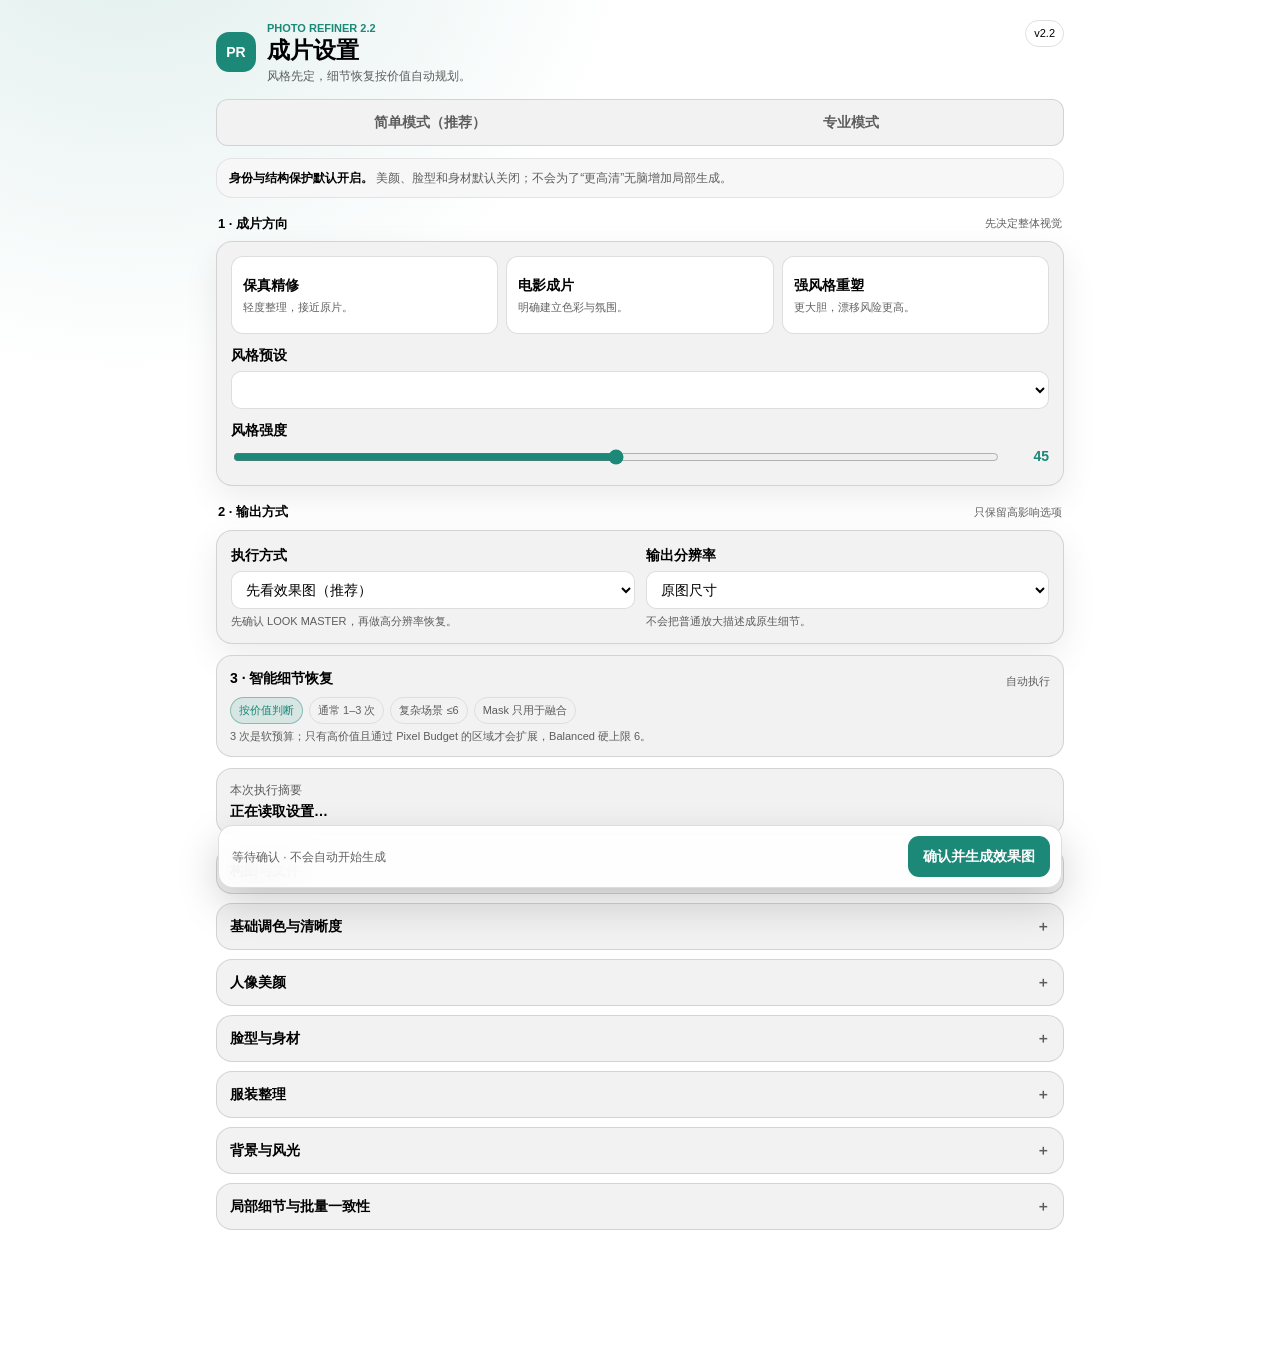
<file: plugins/photo-refiner-studio/assets/settings.html>
<!doctype html>
<html lang="zh-CN">
<head>
<meta charset="utf-8"><meta name="viewport" content="width=device-width,initial-scale=1"><meta name="color-scheme" content="light dark">
<style>
:root{color-scheme:light dark;--a:#1c8878;--as:color-mix(in srgb,var(--a) 12%,transparent);--line:color-mix(in srgb,currentColor 13%,transparent);--muted:color-mix(in srgb,CanvasText 62%,transparent);--surface:color-mix(in srgb,Canvas 95%,currentColor 5%);--r:16px}*{box-sizing:border-box}body{margin:0;background:radial-gradient(circle at 10% -10%,color-mix(in srgb,var(--a) 15%,transparent),transparent 32rem),Canvas;color:CanvasText;font:14px/1.5 ui-sans-serif,-apple-system,BlinkMacSystemFont,"SF Pro Text","Segoe UI",sans-serif}main{max-width:880px;margin:auto;padding:20px 16px 108px}button,select,input,textarea{font:inherit}button{cursor:pointer}.top{display:flex;justify-content:space-between;gap:14px;align-items:flex-start;margin-bottom:14px}.brand{display:flex;gap:11px;align-items:center}.logo{width:40px;height:40px;border-radius:13px;background:var(--a);color:#fff;display:grid;place-items:center;font-weight:800}h1{font-size:23px;line-height:1.15;margin:0}.sub{margin:4px 0 0;color:var(--muted);font-size:12px}.ver{font-size:11px;padding:4px 8px;border:1px solid var(--line);border-radius:999px}.tabs{display:flex;gap:4px;padding:4px;border:1px solid var(--line);border-radius:12px;background:var(--surface);margin-bottom:12px}.tabs button{flex:1;border:0;border-radius:9px;padding:8px;background:transparent;color:var(--muted);font-weight:700}.tabs button.on{background:Canvas;color:CanvasText;box-shadow:0 2px 8px rgba(0,0,0,.08)}.notice,.card,.smart,.summary,.reco,details{border:1px solid var(--line);border-radius:var(--r);background:var(--surface)}.notice{padding:10px 12px;color:var(--muted);font-size:12px;margin-bottom:12px}.notice b{color:CanvasText}.reco{padding:12px 13px;margin-bottom:12px;border-color:color-mix(in srgb,var(--a) 35%,var(--line))}.reco b{display:block;margin-bottom:2px}.dirs{display:grid;grid-template-columns:repeat(3,1fr);gap:7px;margin-top:9px}.dirs button{border:1px solid var(--line);border-radius:10px;background:Canvas;color:CanvasText;padding:9px;text-align:left}.dirs strong,.dirs small{display:block}.dirs small{color:var(--muted);margin-top:2px}.title{display:flex;justify-content:space-between;align-items:center;margin:16px 2px 8px}.title h2{font-size:13px;margin:0}.title span{font-size:11px;color:var(--muted)}.card{padding:14px;margin-bottom:11px;box-shadow:0 12px 34px rgba(0,0,0,.08)}.modes{display:grid;grid-template-columns:repeat(3,1fr);gap:8px}.mode{border:1px solid var(--line);border-radius:12px;background:Canvas;color:CanvasText;padding:11px;text-align:left;min-height:78px}.mode.on{border-color:var(--a);background:var(--as)}.mode strong,.mode small{display:block}.mode small{color:var(--muted);font-size:11px;margin-top:3px}.grid{display:grid;grid-template-columns:repeat(2,minmax(0,1fr));gap:11px}.wide{grid-column:1/-1}.field label{display:block;font-weight:700;margin-bottom:5px}.hint{font-size:11px;color:var(--muted);margin-top:4px}select,input[type=text],textarea{width:100%;border:1px solid var(--line);border-radius:10px;background:Canvas;color:CanvasText;padding:9px 10px;outline:none}select:focus,input:focus,textarea:focus{border-color:var(--a);box-shadow:0 0 0 3px var(--as)}textarea{min-height:82px;resize:vertical}.range{display:grid;grid-template-columns:1fr 44px;gap:8px;align-items:center}input[type=range]{width:100%;accent-color:var(--a)}output{text-align:right;color:var(--a);font-weight:800}.smart{padding:12px 13px;margin-bottom:11px}.smart-head{display:flex;justify-content:space-between;gap:8px;align-items:center}.badges{display:flex;gap:6px;flex-wrap:wrap;margin-top:8px}.badge{font-size:11px;padding:4px 8px;border:1px solid var(--line);border-radius:999px;color:var(--muted)}.badge.a{color:var(--a);background:var(--as);border-color:color-mix(in srgb,var(--a) 35%,var(--line))}.summary{padding:12px 13px;margin-bottom:12px}.summary small{display:block;color:var(--muted);margin-bottom:2px}.summary b{display:block}.pro.hidden{display:none!important}details{margin:9px 0;overflow:hidden}summary{list-style:none;cursor:pointer;padding:12px 13px;font-weight:750;display:flex;justify-content:space-between}summary::after{content:"＋";color:var(--muted)}details[open] summary::after{content:"−"}.inside{padding:0 13px 13px}.check{display:flex!important;gap:8px;align-items:center!important}.check input{width:17px;height:17px;accent-color:var(--a)}.actions{position:fixed;left:50%;bottom:12px;transform:translateX(-50%);width:min(844px,calc(100% - 22px));display:flex;align-items:center;gap:10px;padding:10px 11px 10px 13px;border:1px solid var(--line);border-radius:15px;background:color-mix(in srgb,Canvas 90%,transparent);backdrop-filter:blur(16px);box-shadow:0 16px 42px rgba(0,0,0,.18)}#status{flex:1;color:var(--muted);font-size:12px;white-space:nowrap;overflow:hidden;text-overflow:ellipsis}#submit{border:0;border-radius:11px;background:var(--a);color:#fff;padding:10px 15px;font-weight:800}#submit:disabled{opacity:.55;cursor:wait}@media(max-width:680px){main{padding:14px 11px 100px}.grid,.modes,.dirs{grid-template-columns:1fr}.wide{grid-column:auto}.ver{display:none}}
</style>
</head>
<body><main>
<div class="top"><div class="brand"><div class="logo">PR</div><div><div style="font-size:11px;color:var(--a);font-weight:800">PHOTO REFINER 2.2</div><h1>成片设置</h1><p class="sub">风格先定，细节恢复按价值自动规划。</p></div></div><span class="ver">v2.2</span></div>
<div class="tabs"><button id="simpleBtn" type="button">简单模式（推荐）</button><button id="proBtn" type="button">专业模式</button></div>
<div class="notice"><b>身份与结构保护默认开启。</b> 美颜、脸型和身材默认关闭；不会为了“更高清”无脑增加局部生成。</div>
<div class="reco" id="recommendation" hidden><b>根据照片的建议</b><span id="recommendationText"></span><div class="dirs" id="directionList"></div></div>
<div class="title"><h2>1 · 成片方向</h2><span>先决定整体视觉</span></div>
<div class="card">
  <div class="modes"><button class="mode" data-mode="fidelity" type="button"><strong>保真精修</strong><small>轻度整理，接近原片。</small></button><button class="mode" data-mode="cinematic" type="button"><strong>电影成片</strong><small>明确建立色彩与氛围。</small></button><button class="mode" data-mode="reshape" type="button"><strong>强风格重塑</strong><small>更大胆，漂移风险更高。</small></button></div>
  <div class="grid" style="margin-top:11px"><div class="field wide"><label for="preset">风格预设</label><select id="preset" data-path="preset"></select></div><div class="field wide"><label>风格强度</label><div class="range"><input id="styleStrength" type="range" min="0" max="100" data-path="styleStrength"><output id="styleOut">45</output></div><div class="hint" id="styleHint"></div></div><div id="customFields" class="wide" hidden><div class="field"><label>自定义提示词</label><textarea id="customPrompt" data-path="customPrompt"></textarea></div><div class="field" style="margin-top:8px"><label>不希望出现</label><textarea id="customAvoid" data-path="customAvoid"></textarea></div></div></div>
</div>
<div class="title"><h2>2 · 输出方式</h2><span>只保留高影响选项</span></div>
<div class="card grid"><div class="field"><label>执行方式</label><select id="deliveryMode" data-path="deliveryMode"><option value="preview-first">先看效果图（推荐）</option><option value="one-click">一次成片</option></select><div class="hint">先确认 LOOK MASTER，再做高分辨率恢复。</div></div><div class="field"><label>输出分辨率</label><select data-path="resolution"><option value="source-width">原图尺寸</option><option value="4k">4K 输出</option></select><div class="hint">不会把普通放大描述成原生细节。</div></div></div>
<div class="smart"><div class="smart-head"><b>3 · 智能细节恢复</b><span class="hint">自动执行</span></div><div class="badges" id="smartBadges"><span class="badge a">按价值判断</span><span class="badge">通常 1–3 次</span><span class="badge">复杂场景 ≤6</span><span class="badge">Mask 只用于融合</span></div><div class="hint">3 次是软预算；只有高价值且通过 Pixel Budget 的区域才会扩展，Balanced 硬上限 6。</div></div>
<div class="summary"><small>本次执行摘要</small><b id="summaryText">正在读取设置…</b></div>
<details class="pro"><summary>构图与文件</summary><div class="inside grid"><div class="field"><label>工作流</label><select data-path="workflow"><option value="auto">自动判断</option><option value="single">单张</option><option value="batch">批量同场景</option></select></div><div class="field"><label>画幅</label><select data-path="aspectRatio"><option>original</option><option>16:9</option><option>3:2</option><option>4:5</option><option>1:1</option><option>9:16</option></select></div><div class="field"><label>构图</label><select data-path="framing"><option value="preserve">保持原构图</option><option value="crop">裁切</option><option value="outpaint">扩图</option><option value="contain">完整保留并留边</option></select></div><div class="field"><label>格式</label><select data-path="outputFormat"><option value="png">PNG</option><option value="jpg">高质量 JPG</option><option value="both">PNG + JPG</option></select></div><div class="wide"><label class="check"><input type="checkbox" data-path="keepIntermediates">保留中间文件</label></div></div></details>
<details class="pro"><summary>基础调色与清晰度</summary><div class="inside grid" id="globalControls"></div></details>
<details class="pro"><summary>人像美颜</summary><div class="inside"><label class="check"><input type="checkbox" data-path="portrait.enabled">启用人像美颜</label><div class="hint">默认关闭，不自动改变五官比例。</div><div class="grid" id="portraitControls" style="margin-top:10px"></div></div></details>
<details class="pro"><summary>脸型与身材</summary><div class="inside"><label class="check"><input type="checkbox" data-path="body.enabled">启用身材塑形</label><div class="grid" id="bodyControls" style="margin-top:10px"></div></div></details>
<details class="pro"><summary>服装整理</summary><div class="inside grid" id="clothingControls"></div></details>
<details class="pro"><summary>背景与风光</summary><div class="inside grid" id="backgroundControls"></div></details>
<details class="pro"><summary>局部细节与批量一致性</summary><div class="inside grid"><div class="field"><label>细节模式</label><select id="detailMode" data-path="detail.mode"><option value="adaptive">自动识别</option><option value="base-only">仅整体处理</option><option value="face">优先人脸</option><option value="explicit">指定区域</option></select></div><div class="field"><label>补丁范围</label><select data-path="detail.patchScope"><option value="head-and-face">头部 + 人脸</option><option value="face-only">仅人脸</option><option value="custom">自定义范围</option></select></div><div class="field"><label>细节强度</label><div class="range"><input type="range" min="0" max="100" data-path="detail.strength"><output></output></div></div><div class="field"><label>批量一致性</label><select data-path="batch.consistency"><option value="strict">严格一致</option><option value="balanced">平衡</option><option value="creative">允许环境变化</option></select></div><div class="wide field"><label>指定区域</label><input id="detailRegions" type="text" data-path="detail.regions" placeholder="脸、手、衣服刺绣、山体、建筑窗格…"></div></div></details>
<div class="actions"><span id="status">等待确认 · 不会自动开始生成</span><button id="submit" type="button">确认并生成效果图</button></div>
</main>
<script>
const state={config:null,presets:{presets:{}},requestId:0,pending:new Map()};
const groups={global:[['exposure','曝光',-2,2,.1],['contrast','对比度',-100,100,1],['highlights','高光',-100,100,1],['shadows','阴影',-100,100,1],['temperature','色温',-100,100,1],['saturation','饱和度',-100,100,1],['clarity','清晰度',-100,100,1],['dehaze','去雾',-100,100,1],['denoise','降噪',0,100,1],['sharpen','锐化',0,100,1],['grain','颗粒',0,100,1]],portrait:[['skinSmoothing','磨皮',0,100,1],['blemishRemoval','祛瑕',0,100,1],['skinToneEven','均匀肤色',0,100,1],['eyeEnhance','眼神光',0,100,1],['faceSlim','瘦脸',0,40,1],['jawline','下颌线',0,40,1],['eyeSize','眼睛大小',0,40,1]],body:[['waistSlim','瘦腰',0,40,1],['armSlim','瘦手臂',0,40,1],['legSlim','瘦腿',0,40,1],['legLength','腿长',0,40,1],['shoulderAdjust','肩部',0,40,1]],clothing:[['wrinkleReduction','褶皱整理',0,100,1],['preserveTexture','保留面料纹理',0,100,1],['lintRemoval','去毛屑',0,100,1],['stainRemoval','去污点',0,100,1],['silhouetteCleanup','轮廓整理',0,100,1]],background:[['cleanup','背景净化',0,100,1],['removeDistractors','去除干扰物',0,100,1],['bokeh','背景虚化',0,100,1],['skyEnhance','天空增强',0,100,1],['foliageEnhance','植被增强',0,100,1],['architectureLines','建筑线条保护',0,100,1]]};
function setDeep(o,p,v){const a=p.split('.');let c=o;for(let i=0;i<a.length-1;i++)c=c[a[i]];c[a.at(-1)]=v}function getDeep(o,p){return p.split('.').reduce((v,k)=>v?.[k],o)}
function addRanges(g,id){const root=document.getElementById(id);for(const [k,l,min,max,step] of groups[g]){const d=document.createElement('div');d.className='field';d.innerHTML=`<label>${l}</label><div class="range"><input type="range" min="${min}" max="${max}" step="${step}" data-path="${g}.${k}"><output></output></div>`;root.appendChild(d)}}
for(const g of ['global','portrait','body','clothing','background'])addRanges(g,g+'Controls');
function strengthText(v){if(v<25)return'保真：轻微校正';if(v<50)return'轻电影：变化克制';if(v<75)return'电影成片：风格清晰';if(v<90)return'强电影：氛围明显';return'重塑：变化很强'}function modeFor(v){return v<50?'fidelity':v<90?'cinematic':'reshape'}
function sync(){if(!state.config)return;const pro=state.config.uiMode==='pro';document.querySelectorAll('.pro').forEach(x=>x.classList.toggle('hidden',!pro));simpleBtn.classList.toggle('on',!pro);proBtn.classList.toggle('on',pro);document.querySelectorAll('.mode').forEach(x=>x.classList.toggle('on',x.dataset.mode===modeFor(Number(state.config.styleStrength||0))));styleOut.value=state.config.styleStrength;styleHint.textContent=strengthText(Number(state.config.styleStrength||0));customFields.hidden=state.config.preset!=='custom';const baseOnly=state.config.detail?.mode==='base-only';smartBadges.innerHTML=baseOnly?'<span class="badge">仅整体处理 · 0 次局部生成</span>':'<span class="badge a">按价值判断</span><span class="badge">通常 1–3 次</span><span class="badge">复杂场景 ≤6</span><span class="badge">Mask 只用于融合</span>';detailRegions.disabled=state.config.detail?.mode!=='explicit';const p=state.presets.presets[state.config.preset];const label=p?.label||'自定义';const delivery=state.config.deliveryMode==='one-click'?'一次成片':'先看效果图';const res=state.config.resolution==='4k'?'4K':'原图尺寸';summaryText.textContent=`${label} · ${strengthText(Number(state.config.styleStrength||0))} ${state.config.styleStrength} · ${delivery} · ${res} · ${baseOnly?'无局部恢复':'智能细节：通常≤3 / 复杂≤6'}`;submit.textContent=state.config.deliveryMode==='one-click'?'确认并开始':'确认并生成效果图';for(const g of ['portrait','body']){const enabled=!!state.config[g]?.enabled;document.getElementById(g+'Controls').style.opacity=enabled?'1':'.42';document.getElementById(g+'Controls').querySelectorAll('input').forEach(i=>i.disabled=!enabled)}}
function bind(cfg){state.config=structuredClone(cfg);document.querySelectorAll('[data-path]').forEach(el=>{const v=getDeep(state.config,el.dataset.path);if(el.type==='checkbox')el.checked=!!v;else if(v!==undefined)el.value=v;const out=el.parentElement?.querySelector('output');if(out)out.value=el.value;el.oninput=()=>{let val=el.type==='checkbox'?el.checked:el.type==='range'?Number(el.value):el.value;setDeep(state.config,el.dataset.path,val);if(out)out.value=el.value;if(el.id==='preset'){const p=state.presets.presets[val];if(p&&typeof p.defaultStrength==='number'){state.config.styleStrength=p.defaultStrength;styleStrength.value=p.defaultStrength}}sync()}});simpleBtn.onclick=()=>{state.config.uiMode='simple';sync()};proBtn.onclick=()=>{state.config.uiMode='pro';sync()};document.querySelectorAll('.mode').forEach(b=>b.onclick=()=>{const map={fidelity:35,cinematic:75,reshape:95};state.config.styleStrength=map[b.dataset.mode];styleStrength.value=state.config.styleStrength;sync()});sync()}
function dirs(items){directionList.innerHTML='';(items||[]).forEach(d=>{const b=document.createElement('button');b.type='button';b.innerHTML=`<strong>${d.label||'创作方向'}</strong><small>${d.summary||''}</small>`;b.onclick=()=>{state.config.preset='custom';state.config.customPrompt=d.prompt||'';state.config.customAvoid=d.avoid||'';preset.value='custom';customPrompt.value=state.config.customPrompt;customAvoid.value=state.config.customAvoid;sync()};directionList.appendChild(b)})}
function load(p){if(!p?.defaults)return;state.presets=p.presets||{presets:{}};preset.innerHTML='';for(const [id,x] of Object.entries(state.presets.presets)){const o=document.createElement('option');o.value=id;o.textContent=`${x.label} — ${x.summary}`;preset.appendChild(o)}const c=document.createElement('option');c.value='custom';c.textContent='自定义提示词';preset.appendChild(c);if(p.recommendation||p.creativeDirections?.length){recommendation.hidden=false;recommendationText.textContent=p.recommendation||'已生成可编辑的创作方向。';dirs(p.creativeDirections)}bind(p.defaults)}
window.addEventListener('message',e=>{const m=e.data;if(!m||m.jsonrpc!=='2.0')return;if(m.id&&state.pending.has(m.id)){const x=state.pending.get(m.id);state.pending.delete(m.id);m.error?x.reject(new Error(m.error.message)):x.resolve(m.result);return}if(m.method==='ui/notifications/tool-result')load(m.params?.structuredContent)});
function request(method,params){if(method==='tools/call'&&window.openai?.callTool)return window.openai.callTool(params.name,params.arguments);const id=++state.requestId;window.parent.postMessage({jsonrpc:'2.0',id,method,params},'*');return new Promise((resolve,reject)=>state.pending.set(id,{resolve,reject}))}
submit.onclick=async()=>{submit.disabled=true;status.textContent='正在校验并冻结设置…';try{const r=await request('tools/call',{name:'submit_photo_refiner_settings',arguments:{userConfirmed:true,config:state.config}});const p=r?.structuredContent||JSON.parse(r?.content?.[0]?.text||'{}');if(!p.ok)throw new Error(p.error||'提交失败');status.textContent='已确认 · 正在交给 Photo Refiner';const msg=`Photo Refiner 设置已确认。请使用配置文件 ${p.confirmationPath} 继续处理，不要再次询问同一组设置。确认编号：${p.confirmationId}`;if(window.openai?.sendFollowUpMessage)await window.openai.sendFollowUpMessage({prompt:msg});else await request('ui/message',{role:'user',content:[{type:'text',text:msg}]});submit.textContent='已确认'}catch(e){status.textContent='提交失败：'+e.message;submit.disabled=false}};
if(window.openai?.toolOutput)load(window.openai.toolOutput);
</script></body></html>
</file>
<file: node-canvas/styles.css>
:root{color-scheme:dark;--bg:#090b10;--ink:#f4f6fb;--muted:#9ca5b5;--faint:#697386;--line:rgba(255,255,255,.12);--glass:rgba(255,255,255,.055);--glass2:rgba(255,255,255,.085);--blue:#58a6ff;--cyan:#55d6d0;--purple:#b28dff;--green:#61d68a;--orange:#f2b66d;--danger:#ff7c70;--shadow:0 22px 70px rgba(0,0,0,.42);--sans:-apple-system,BlinkMacSystemFont,"SF Pro Text","PingFang SC","Segoe UI",sans-serif;--mono:ui-monospace,"SF Mono",Menlo,monospace}
*{box-sizing:border-box}html,body{margin:0;min-height:100%;background:var(--bg);color:var(--ink);font:13px/1.5 var(--sans)}button,select,input{font:inherit;color:inherit}.aurora{position:fixed;inset:0;z-index:-2;background:radial-gradient(850px 520px at 9% -10%,rgba(63,117,255,.22),transparent 65%),radial-gradient(760px 480px at 92% 4%,rgba(162,91,255,.16),transparent 65%),radial-gradient(900px 580px at 50% 110%,rgba(0,195,185,.10),transparent 64%),var(--bg)}.aurora:after{content:"";position:absolute;inset:0;background-image:linear-gradient(rgba(255,255,255,.022) 1px,transparent 1px),linear-gradient(90deg,rgba(255,255,255,.022) 1px,transparent 1px);background-size:36px 36px;mask-image:linear-gradient(#000,transparent 92%)}.glass{border:1px solid var(--line);background:var(--glass);backdrop-filter:blur(25px) saturate(150%);-webkit-backdrop-filter:blur(25px) saturate(150%);box-shadow:inset 0 1px 0 rgba(255,255,255,.13),var(--shadow);border-radius:17px}.topbar{position:sticky;z-index:20;top:12px;max-width:1360px;margin:12px auto 0;padding:10px 12px;display:flex;align-items:center;justify-content:space-between;gap:12px}.brand{display:flex;align-items:center;gap:10px}.brand-mark{width:34px;height:34px;border:1px solid rgba(88,166,255,.34);border-radius:10px;display:grid;place-items:center;color:#8cc4ff;background:rgba(88,166,255,.12);font:700 11px var(--mono)}.brand b{display:block}.brand small,.panel-head small{display:block;color:var(--faint);font-size:10px}.toolbar{display:flex;gap:7px;align-items:center}.toolbar button,.file-btn,.ghost{border:1px solid var(--line);background:rgba(255,255,255,.05);border-radius:10px;padding:7px 11px;cursor:pointer}.file-btn input{display:none}.toolbar .primary{border-color:rgba(88,166,255,.48);background:rgba(88,166,255,.16);color:#9dceff}button:hover,.file-btn:hover{background:rgba(255,255,255,.09)}main{max-width:1360px;margin:0 auto;padding:14px 0 60px}.summary{margin:10px 0;padding:11px 14px;display:flex;justify-content:space-between;align-items:center;gap:10px}.summary span{color:var(--faint);font-size:10px;display:block}.summary strong{font-size:12px}.summary-actions{display:flex;align-items:center;gap:8px}.badge{padding:4px 7px;border-radius:999px;border:1px solid var(--line);font:600 10px var(--mono)}.badge.ok{color:#8ce7aa;border-color:rgba(97,214,138,.34);background:rgba(97,214,138,.08)}.badge.bad{color:#ff9b91;border-color:rgba(255,124,112,.35);background:rgba(255,124,112,.08)}.ghost{padding:4px 8px;color:var(--muted);font-size:10px}.canvas{height:560px;position:relative;overflow:auto;background:linear-gradient(rgba(255,255,255,.018),rgba(255,255,255,.018)),radial-gradient(circle at center,rgba(88,166,255,.045),transparent 50%)}.canvas:before{content:"";position:absolute;inset:0;background-image:radial-gradient(circle,rgba(255,255,255,.12) 1px,transparent 1.2px);background-size:20px 20px;opacity:.26;pointer-events:none}.edges{position:absolute;inset:0;width:1300px;height:560px;overflow:visible;pointer-events:none}.edge{fill:none;stroke:rgba(120,172,240,.46);stroke-width:2}.edge-glow{fill:none;stroke:rgba(88,166,255,.14);stroke-width:8}.node{position:absolute;width:190px;min-height:145px;border:1px solid var(--line);border-radius:15px;background:rgba(17,20,29,.82);backdrop-filter:blur(20px);box-shadow:inset 0 1px 0 rgba(255,255,255,.13),0 16px 38px rgba(0,0,0,.35);user-select:none}.node.dragging{box-shadow:0 22px 52px rgba(0,0,0,.5),0 0 0 1px rgba(88,166,255,.45)}.node.disabled{opacity:.52}.node-head{display:flex;align-items:center;gap:8px;padding:10px;border-bottom:1px solid rgba(255,255,255,.07);cursor:grab}.node-index{width:22px;height:22px;border-radius:7px;background:rgba(88,166,255,.12);color:#91c9ff;display:grid;place-items:center;font:700 10px var(--mono)}.node-title{flex:1;min-width:0}.node-title b{display:block;font-size:11.5px}.node-title small{display:block;color:var(--faint);font-size:9.5px}.node-state{width:8px;height:8px;border-radius:50%;background:var(--green);box-shadow:0 0 12px rgba(97,214,138,.45)}.node.disabled .node-state{background:var(--faint);box-shadow:none}.node-body{padding:10px}.field{margin-bottom:8px}.field:last-child{margin-bottom:0}.field label{display:flex;align-items:center;justify-content:space-between;color:var(--muted);font-size:9.5px;margin-bottom:3px}.field select,.field input[type=number],.field input[type=text]{width:100%;border:1px solid var(--line);background:rgba(255,255,255,.055);border-radius:8px;padding:6px 7px;outline:none;font-size:10.5px}.field select:focus,.field input:focus{border-color:rgba(88,166,255,.6)}.field input[type=range]{width:100%;accent-color:var(--blue)}.hint{color:var(--faint);font-size:9px;line-height:1.35}.port{position:absolute;top:50%;width:10px;height:10px;border-radius:50%;background:#79b9ff;border:2px solid #172234;transform:translateY(-50%);box-shadow:0 0 0 2px rgba(88,166,255,.15)}.port.in{left:-6px}.port.out{right:-6px}.canvas-hint{position:absolute;left:14px;bottom:10px;color:var(--faint);font-size:9.5px;pointer-events:none}.plan-panel{margin-top:10px;padding:12px 14px}.panel-head{display:flex;justify-content:space-between;align-items:center}.mono{font:9px var(--mono);color:var(--faint);max-width:240px;white-space:nowrap;overflow:hidden;text-overflow:ellipsis}.plan-panel ol{margin:10px 0 0;padding:0;list-style:none;display:flex;gap:7px;flex-wrap:wrap}.plan-panel li{border:1px solid var(--line);border-radius:10px;background:rgba(255,255,255,.045);padding:7px 9px;font-size:10px;color:var(--muted)}.plan-panel li strong{color:var(--ink);font-weight:650;margin-right:5px}.plan-panel li.wait{border-color:rgba(242,182,109,.35);background:rgba(242,182,109,.07)}@media(max-width:900px){.topbar,main{margin-left:10px;margin-right:10px}.topbar{align-items:flex-start}.toolbar{flex-wrap:wrap;justify-content:flex-end}.canvas{height:690px}.edges{height:690px}}
</file>
